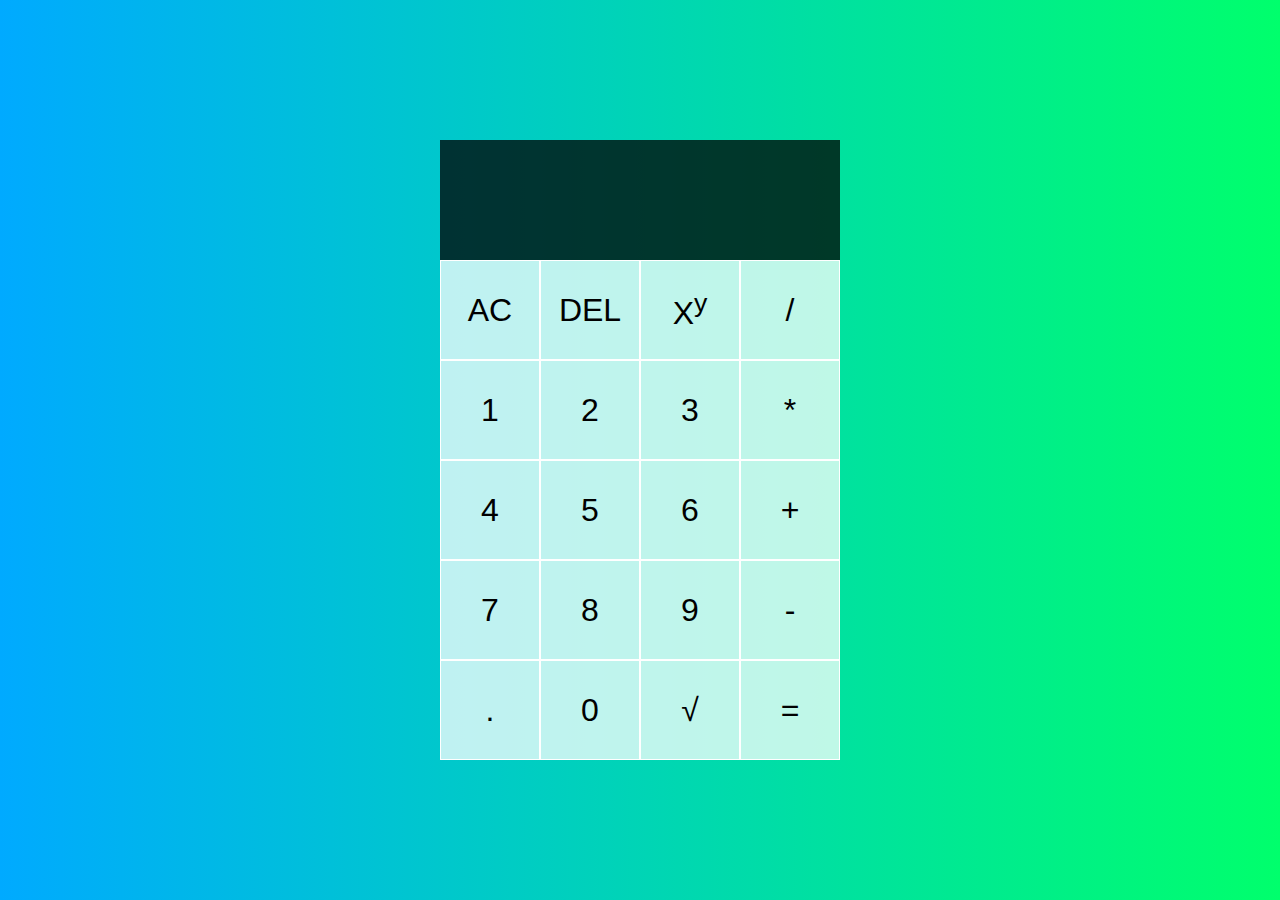
<file: calculator/index.html>
<!DOCTYPE html>
<html lang="en">
<head>
    <meta charset="UTF-8">
    <title>Calculator</title>
    <link rel="stylesheet" href="style.css">
    <script src="script.js" defer></script>
</head>
<body>
    <div class="calculator-grid">
        <div class="output">
            <div data-previous-operand class="previous-operand"></div>
            <div data-current-operand class="current-operand"></div>    
            </div>
            <button data-all-clear class=>AC</button>
            <button data-delete>DEL</button>
            <button data-operation>X<sup>y</sup></button>
            <button data-operation>/</button>
            <button data-number>1</button>
            <button data-number>2</button>
            <button data-number>3</button>
            <button data-operation>*</button>
            <button data-number>4</button>
            <button data-number>5</button>
            <button data-number>6</button>
            <button data-operation>+</button>
            <button data-number>7</button>
            <button data-number>8</button>
            <button data-number>9</button>
            <button data-operation>-</button>
            <button data-number>.</button>
            <button data-number>0</button>
            <button data-operation>&radic;</button>
            <button data-equals>=</button>
        </div>
</body>
</html>
</file>
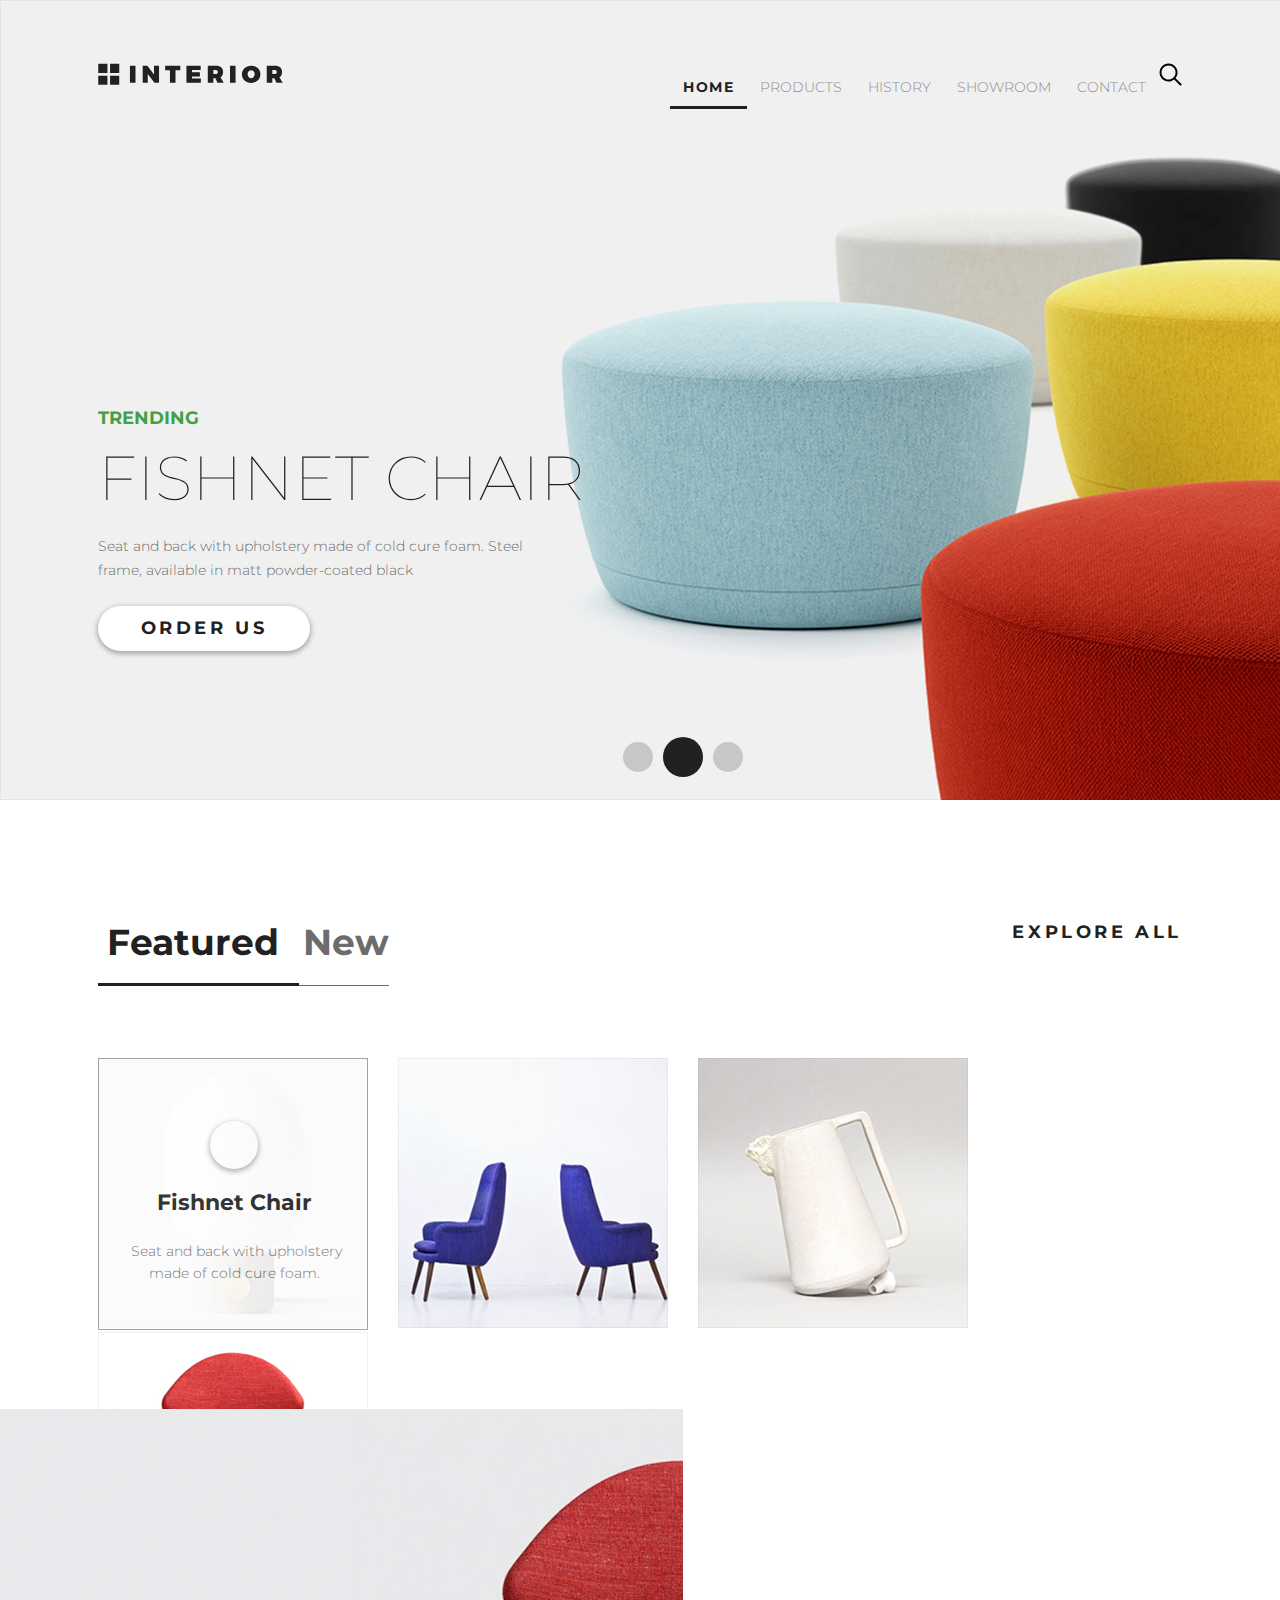
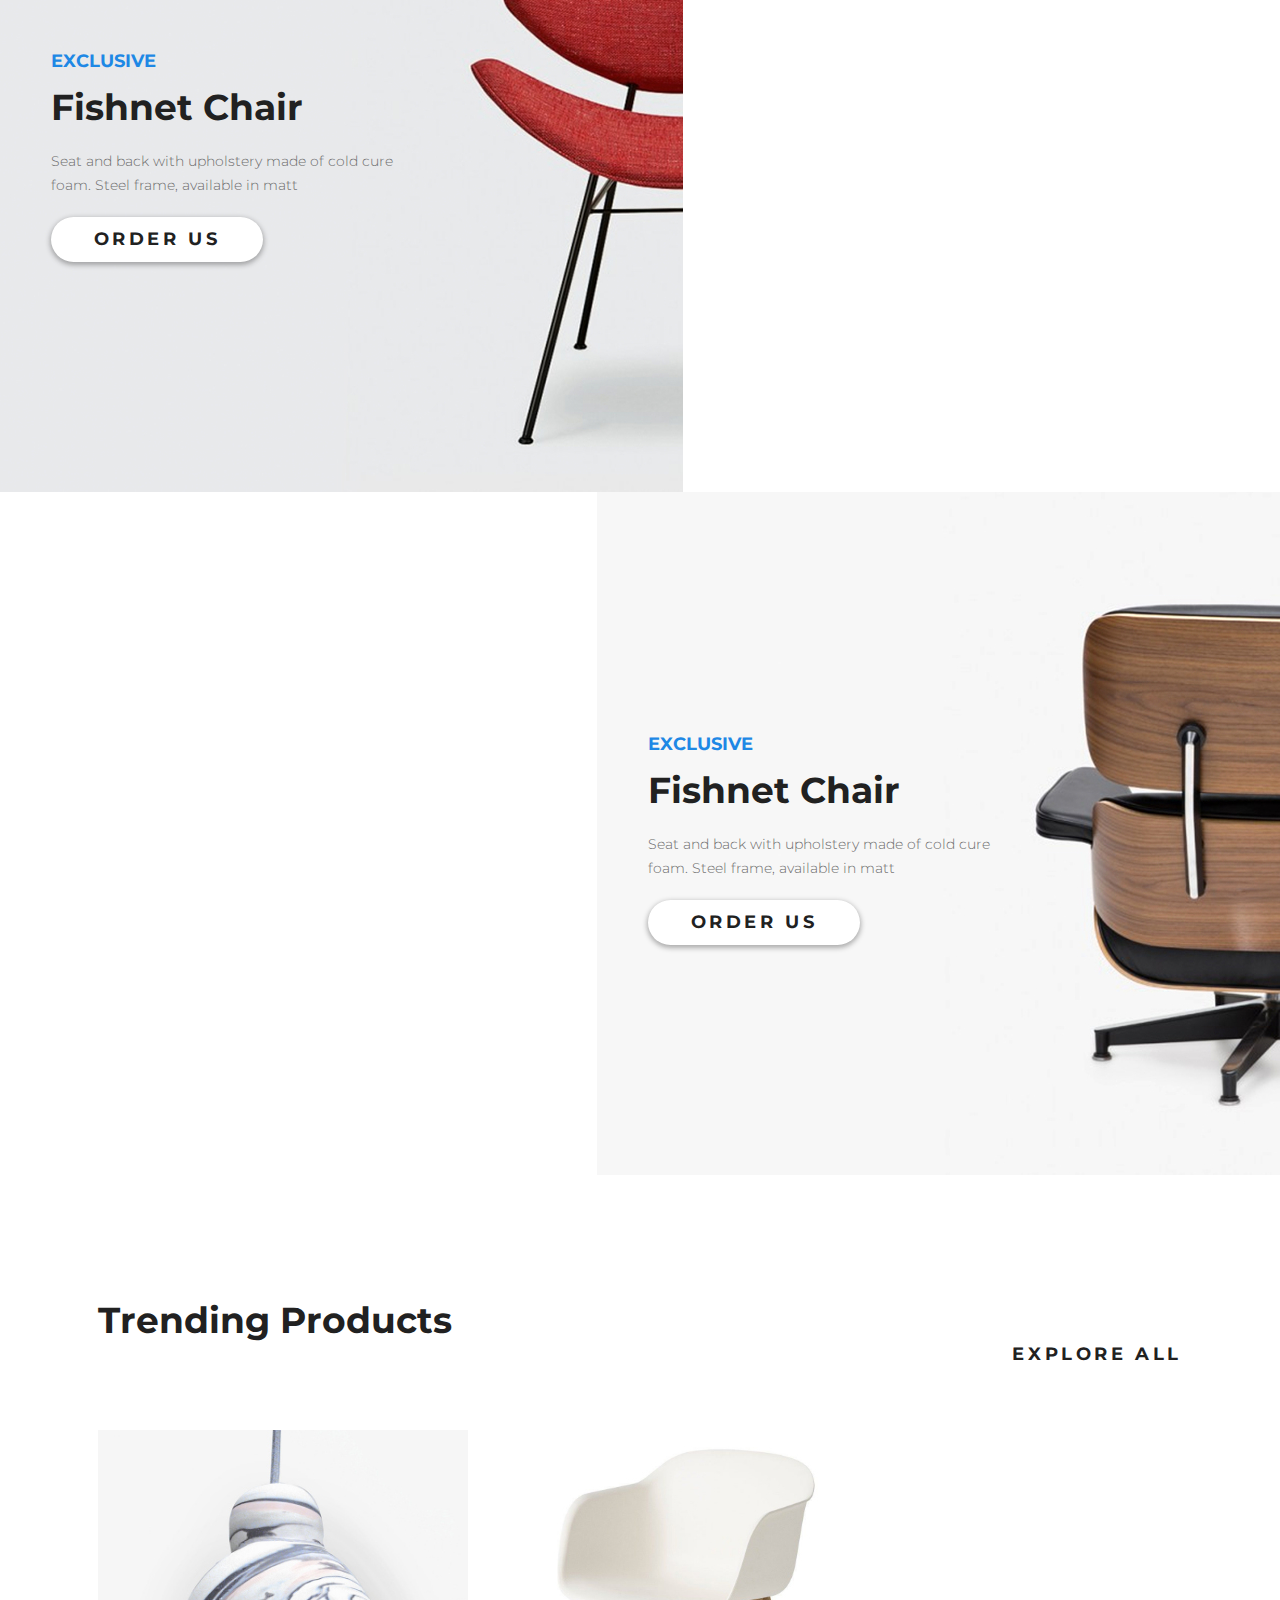
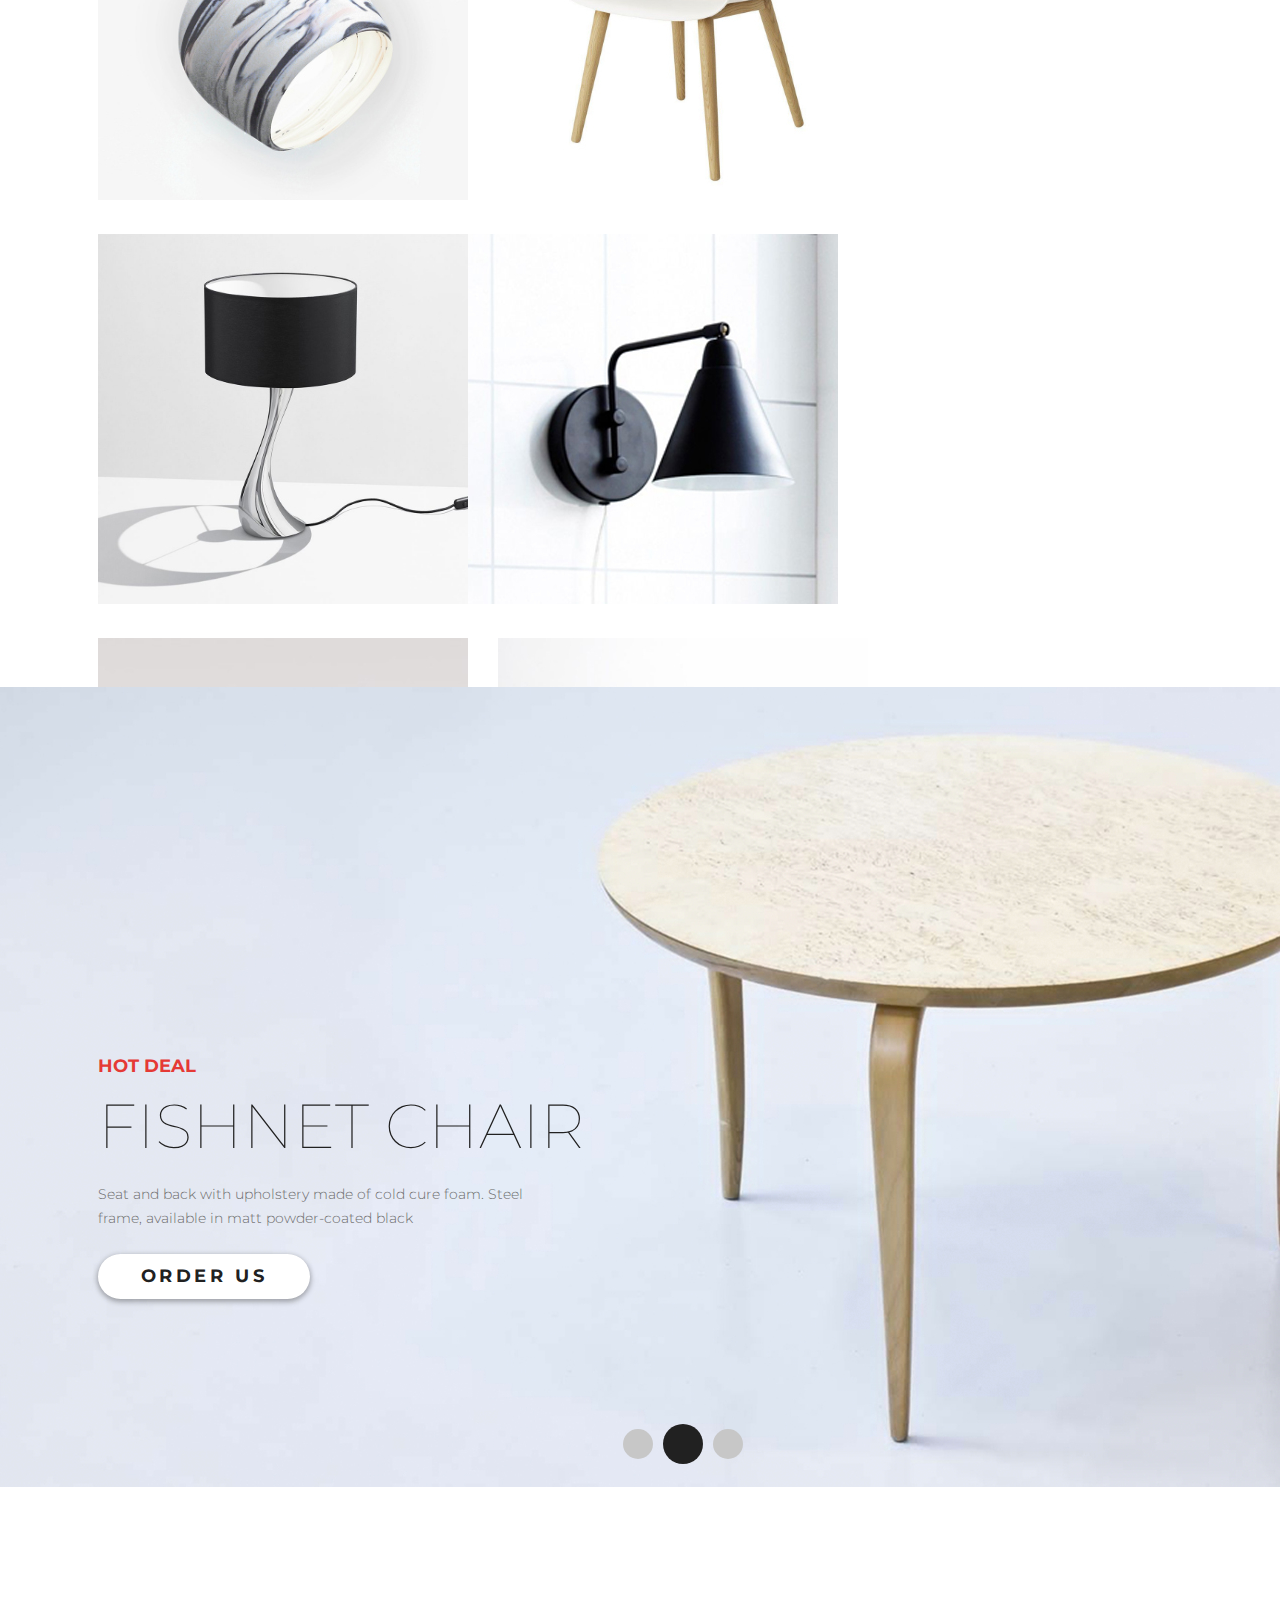
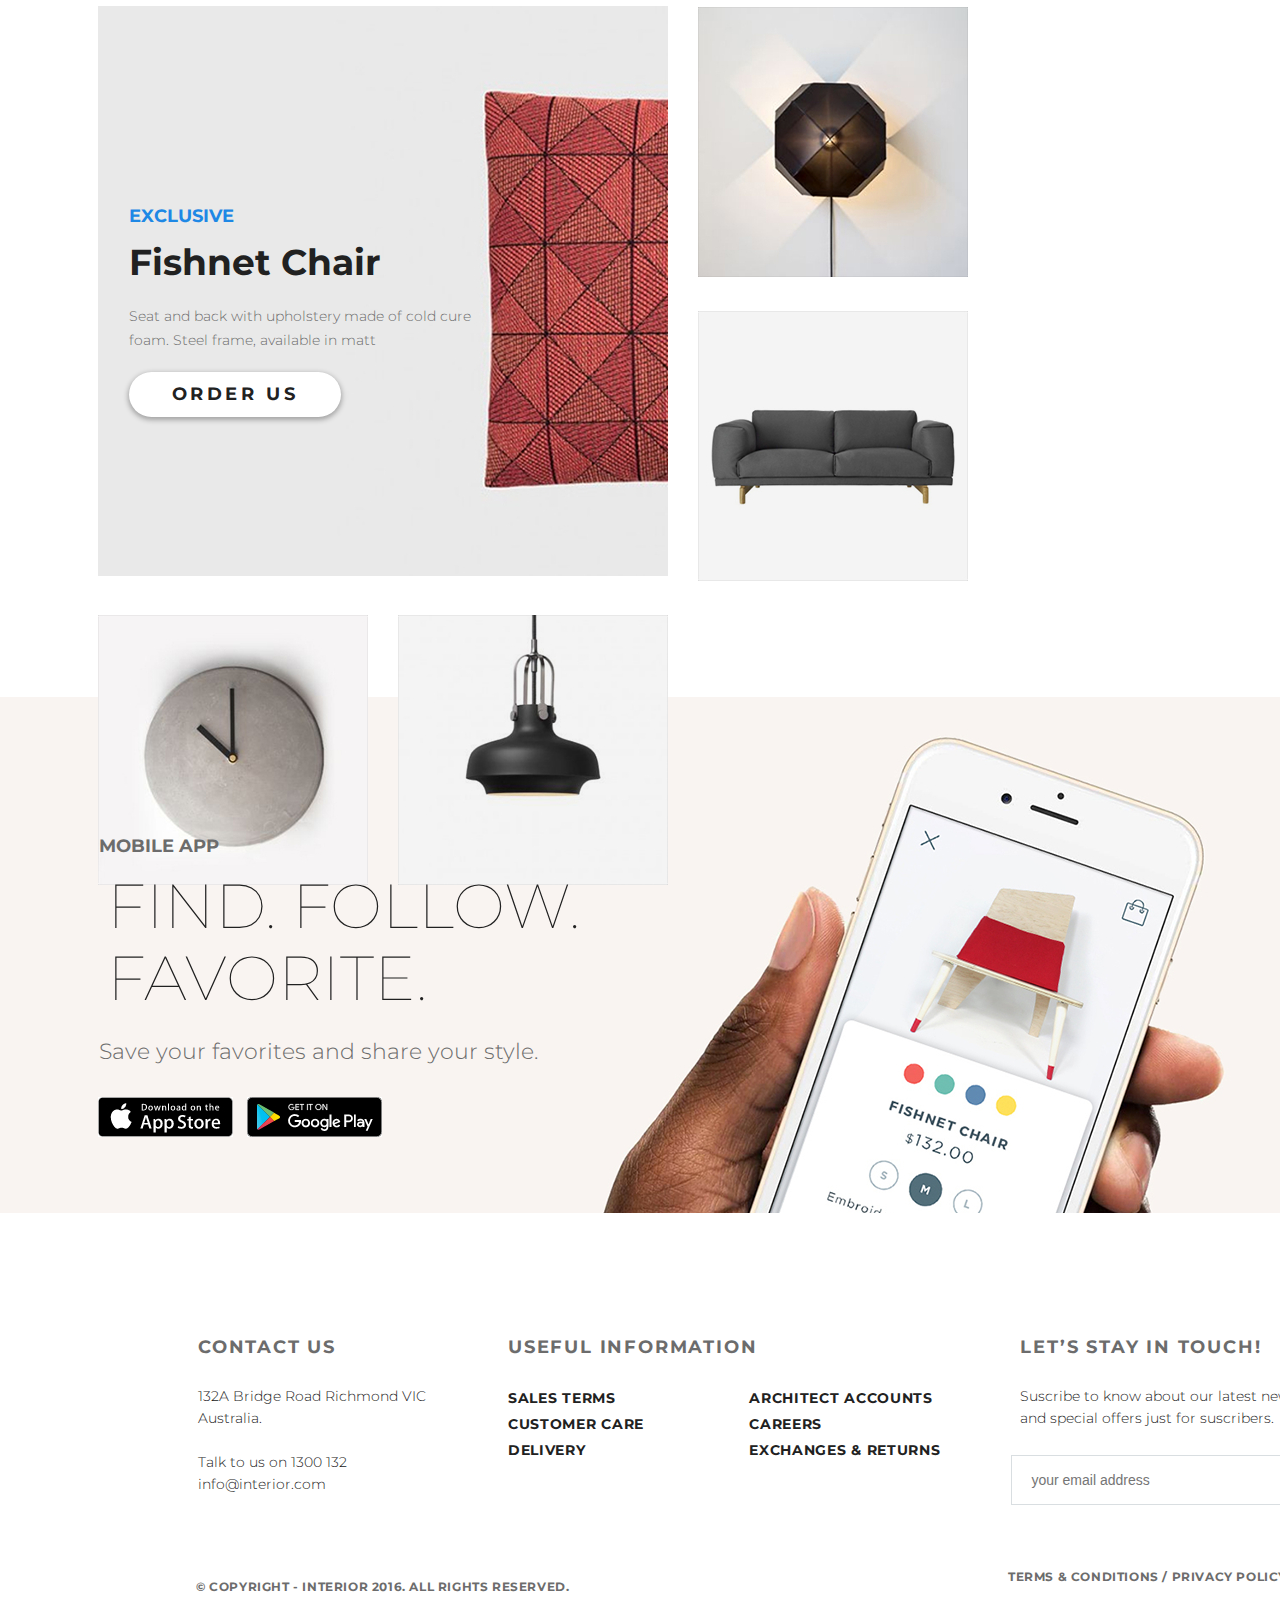
<file: less6/index.html>
<!DOCTYPE html>
<html lang="en">

<head>
    <meta charset="UTF-8">
    <title>Interior</title>
    <link rel="stylesheet" href="style.css">
    <link href="https://fonts.googleapis.com/css2?family=Montserrat:wght@100;300;400;700&display=swap" rel="stylesheet">
    <link rel="stylesheet" href="https://use.fontawesome.com/releases/v5.13.0/css/all.css" integrity="sha384-Bfad6CLCknfcloXFOyFnlgtENryhrpZCe29RTifKEixXQZ38WheV+i/6YWSzkz3V" crossorigin="anonymous">
</head>

<body>
    <div class="container">
        <div class="slider padding-site">
            <div class="header clearfix">
                <a href="#" class="logo"><img src="img/logo.svg" alt="Logo"></a>
                <ul class="menu clearfix">
                    <li class="menu-list"><a href="#" class="menu-link menu-link-active">HOME</a></li>
                    <li class="menu-list"><a href="product.html" class="menu-link">PRODUCTS</a></li>
                    <li class="menu-list"><a href="interior-products-derails.html" class="menu-link">HISTORY</a></li>
                    <li class="menu-list"><a href="#" class="menu-link">SHOWROOM</a></li>
                    <li class="menu-list"><a href="contacts.html" class="menu-link">CONTACT</a></li>
                    <li class="menu-list"><a href="#" class="menu-link-search"><img src="img/search.svg" alt="search"></a></li>
                </ul>
            </div>
            <div class="slider-text">
                <p class="slider-trending">TRENDING</p>
                <h2 class="slider-h2">Fishnet Chair</h2>
                <p class="slider-content">Seat and back with upholstery made of cold cure foam. Steel frame, available in matt powder-coated black</p>
                <a href="#" class="button">Order Us <i class="fas fa-chevron-right"></i></a>
            </div>
            <div class="pagenation">
                <a href="#" class="circle"></a><a href="#" class="circle circle-active"></a><a href="#" class="circle"></a>
            </div>
        </div>
        <div class="main-featured padding-site">
            <div class="header-featured clearfix">
                <ul class="menu-featured clearfix">
                    <li class="featured-list"><a href="#" class="featured-link featured-link-active">Featured</a></li>
                    <li class="featured-list"><a href="#" class="featured-link">New</a></li>
                </ul>
                <a href="#" class="button-explore">explore all <i class="fas fa-chevron-right"></i></a>
            </div>
            <div class="bck-featured">
                <div class="bck-opacity">
                    <div class="featured-text">
                        <a href="#" class="button-featured"><i class="fas fa-chevron-right button-arrow"></i></a>
                        <h2 class="slider-featured">Fishnet Chair</h2>
                        <p class="content-featured">Seat&nbsp;and&nbsp;back&nbsp;with&nbsp;upholstery made of&nbsp;cold cure&nbsp;foam.</p>
                    </div>
                </div>
            </div>
            <ul class="img-product">
                <li class="product-list"><img src="img/product-2.jpg" alt="" class="img-menu"></li><li class="product-list"><img src="img/product-3.jpg" alt="" class="img-menu"></li><li class="product-list-rght"><img src="img/product-4.jpg" alt="" class="img-menu"></li>
            </ul>
        </div>
        <div class="double-window">
            <div class="first-window">
                <div class="window-content">
                    <p class="exclusive">exclusive</p>
                    <h2 class="h2-window">Fishnet Chair</h2>
                    <p class="window-text">Seat and back with upholstery made of cold cure foam. Steel frame, available in matt</p>
                    <a href="#" class="button">Order Us <i class="fas fa-chevron-right"></i></a>
                </div>
            </div>
            <div class="second-window">
                <div class="window-content">
                    <p class="exclusive">exclusive</p>
                    <h2 class="h2-window">Fishnet Chair</h2>
                    <p class="window-text">Seat and back with upholstery made of cold cure foam. Steel frame, available in matt</p>
                    <a href="#" class="button">Order Us <i class="fas fa-chevron-right"></i></a>
                </div>
            </div>
        </div>
        <div class="trending-products padding-site">
            <div class="header-trending clearfix">
                <h2 class="h2-trending">Trending Products</h2>
                <a href="#" class="button-explore">explore all <i class="fas fa-chevron-right"></i></a>
            </div>
            <ul class="img-catalog">
                <li class="catalog-list"><img src="img/product-11.jpg" alt="" class="catalog-img"></li><li class="catalog-list"><img src="img/product-21.jpg" alt="" class="catalog-img"></li><li class="catalog-list-rght"><img src="img/product-31.jpg" alt="" class="catalog-img"></li><li class="catalog-list"><img src="img/product-41.jpg" alt="" class="catalog-img"></li><li class="catalog-list"><img src="img/product-5.jpg" alt="" class="catalog-img"></li><li class="catalog-list-rght"><img src="img/product-6.jpg" alt="" class="catalog-img"></li>
            </ul>
        </div>
        <div class="hot-deal padding-site clearfix">
            <div class="hot-deal-content">
                <p class="hot-deal-text">Hot deal</p>
                <h2 class="slider-h2">Fishnet Chair</h2>
                <p class="slider-content">Seat and back with upholstery made of cold cure foam. Steel frame, available in matt powder-coated black</p>
                <a href="#" class="button">Order Us <i class="fas fa-chevron-right"></i></a>
            </div>
            <div class="pagenation-two">
                <a href="#" class="circle"></a><a href="#" class="circle circle-active"></a><a href="#" class="circle"></a>
            </div>
        </div>
        <div class="exclusive-page padding-site">
            <div class="main">
                <div class="exclusive-content">
                    <p class="exclusive">exclusive</p>
                    <h2 class="h2-window">Fishnet Chair</h2>
                    <p class="window-text">Seat and back with upholstery made of cold cure foam. Steel frame, available in matt</p>
                    <a href="#" class="button">Order Us <i class="fas fa-chevron-right"></i></a>
                </div>
            </div>
            <ul class="exclusive-menu">
                <li class="exclusive-list"><img src="img/product-2-sm.jpg" alt=""></li><li class="exclusive-list-rght"><img src="img/product-3-sm.jpg" alt=""></li><li class="exclusive-list"><img src="img/product-4-sm.jpg" alt=""></li><li class="exclusive-list-rght"><img src="img/product-5-sm.jpg" alt=""></li>
            </ul>
        </div>
        <div class="mobile-main">
            <p class="mobile-app">mobile app</p>
            <h2 class="h2-mobile">Find.&nbsp;Follow. Favorite.</h2>
            <p class="mobile-text">Save your favorites and share your style.</p>
            <div class="social">
                <a href="" class="app-store"><img src="img/app-store.jpg" alt=""></a>
                <a href="" class="google-play"><img src="img/google-play.jpg" alt=""></a>
            </div>
        </div>
        <div class="clr"></div>
    </div>
    <div class="footer padding-site">
            <table>
               <tr>
                <th class="h3-footer">Contact Us</th>
                <th colspan="2" class="h3-footer h3-second">Useful&nbsp;Information</th>
                <th class="h3-footer">Let’s&nbsp;Stay&nbsp;in&nbsp;Touch!</th>
                </tr>
                <tr>
                    <td class="contact">132A&nbsp;Bridge&nbsp;Road&nbsp;Richmond&nbsp;VIC<br>Australia.<br><br>Talk to us on 1300 132<br>info@interior.com</td>
                    <td class="sales"><a class="sales" href="#">Sales&nbsp;terms</a><br><a class="sales" href="#">Customer&nbsp;care</a><br><a class="sales" href="#">Delivery</a> </td>
                    <td class="architect"><a class="architect" href="#">Architect&nbsp;accounts</a><br><a class="architect" href="#">Careers</a><br><a class="architect" href="#">Exchanges&nbsp;&amp;&nbsp;returns</a></td>
                    <td class="Suscribe">Suscribe to know about our latest news, products and special offers just for suscribers.
                    <div class="input">
                <input class="email" type="text" placeholder="your email address">
                <button class="submit"><i class="fab fa-telegram-plane"></i></button>
            </div>
                    </td>
                </tr>
            </table>
            <p class="Copyright">© Copyright - INTERIOR 2016. All Rights Reserved.</p>
            <span class="icons">
                <a class="icons-link" href="#"><i class="fab fa-facebook"></i></a>
                <a class="icons-link" href="#"><i class="fab fa-twitter-square"></i></a>
                <a class="icons-link" href="#"><i class="fab fa-google-plus"></i></a>
                <a class="icons-link" href="#"><i class="fab fa-pinterest"></i></a>
            </span>
            <p class="cookies">Terms &amp; Conditions / Privacy policy &amp; Cookies</p>
        </div>
</body>

</html>
</file>
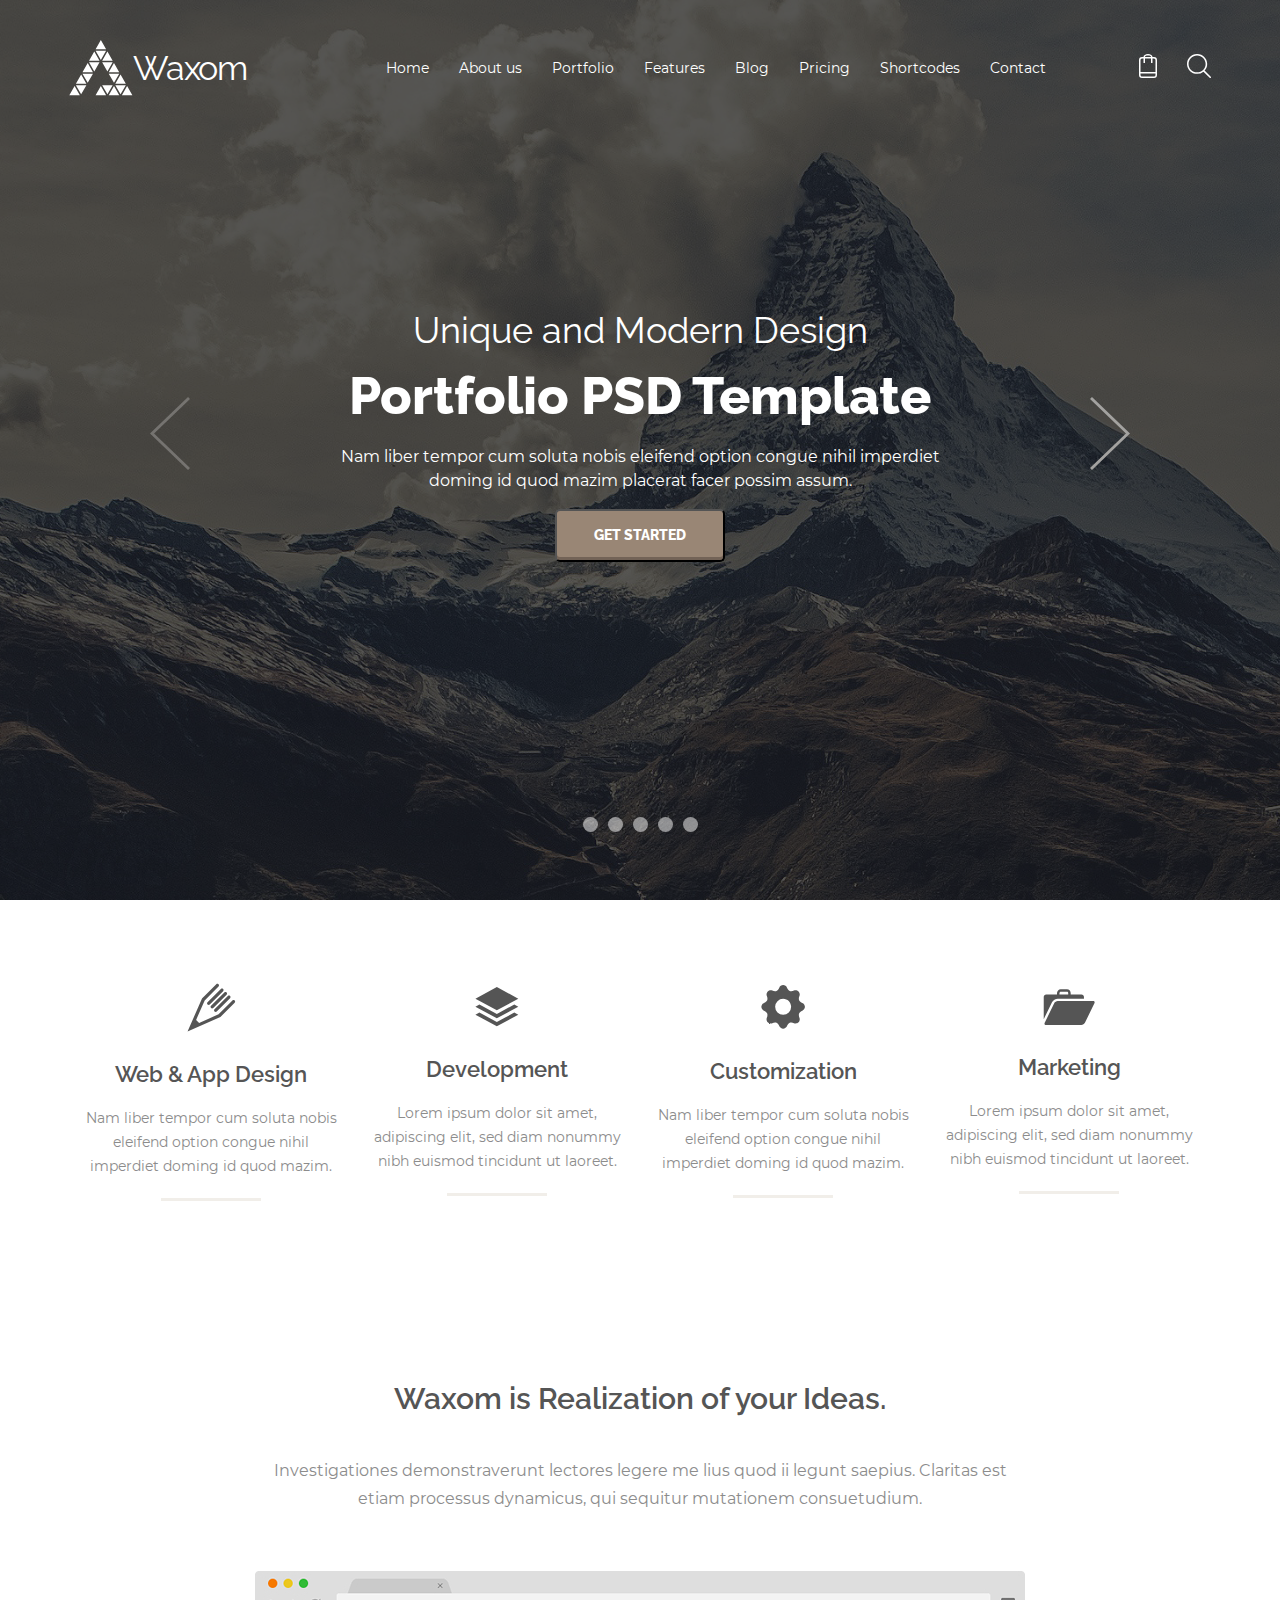
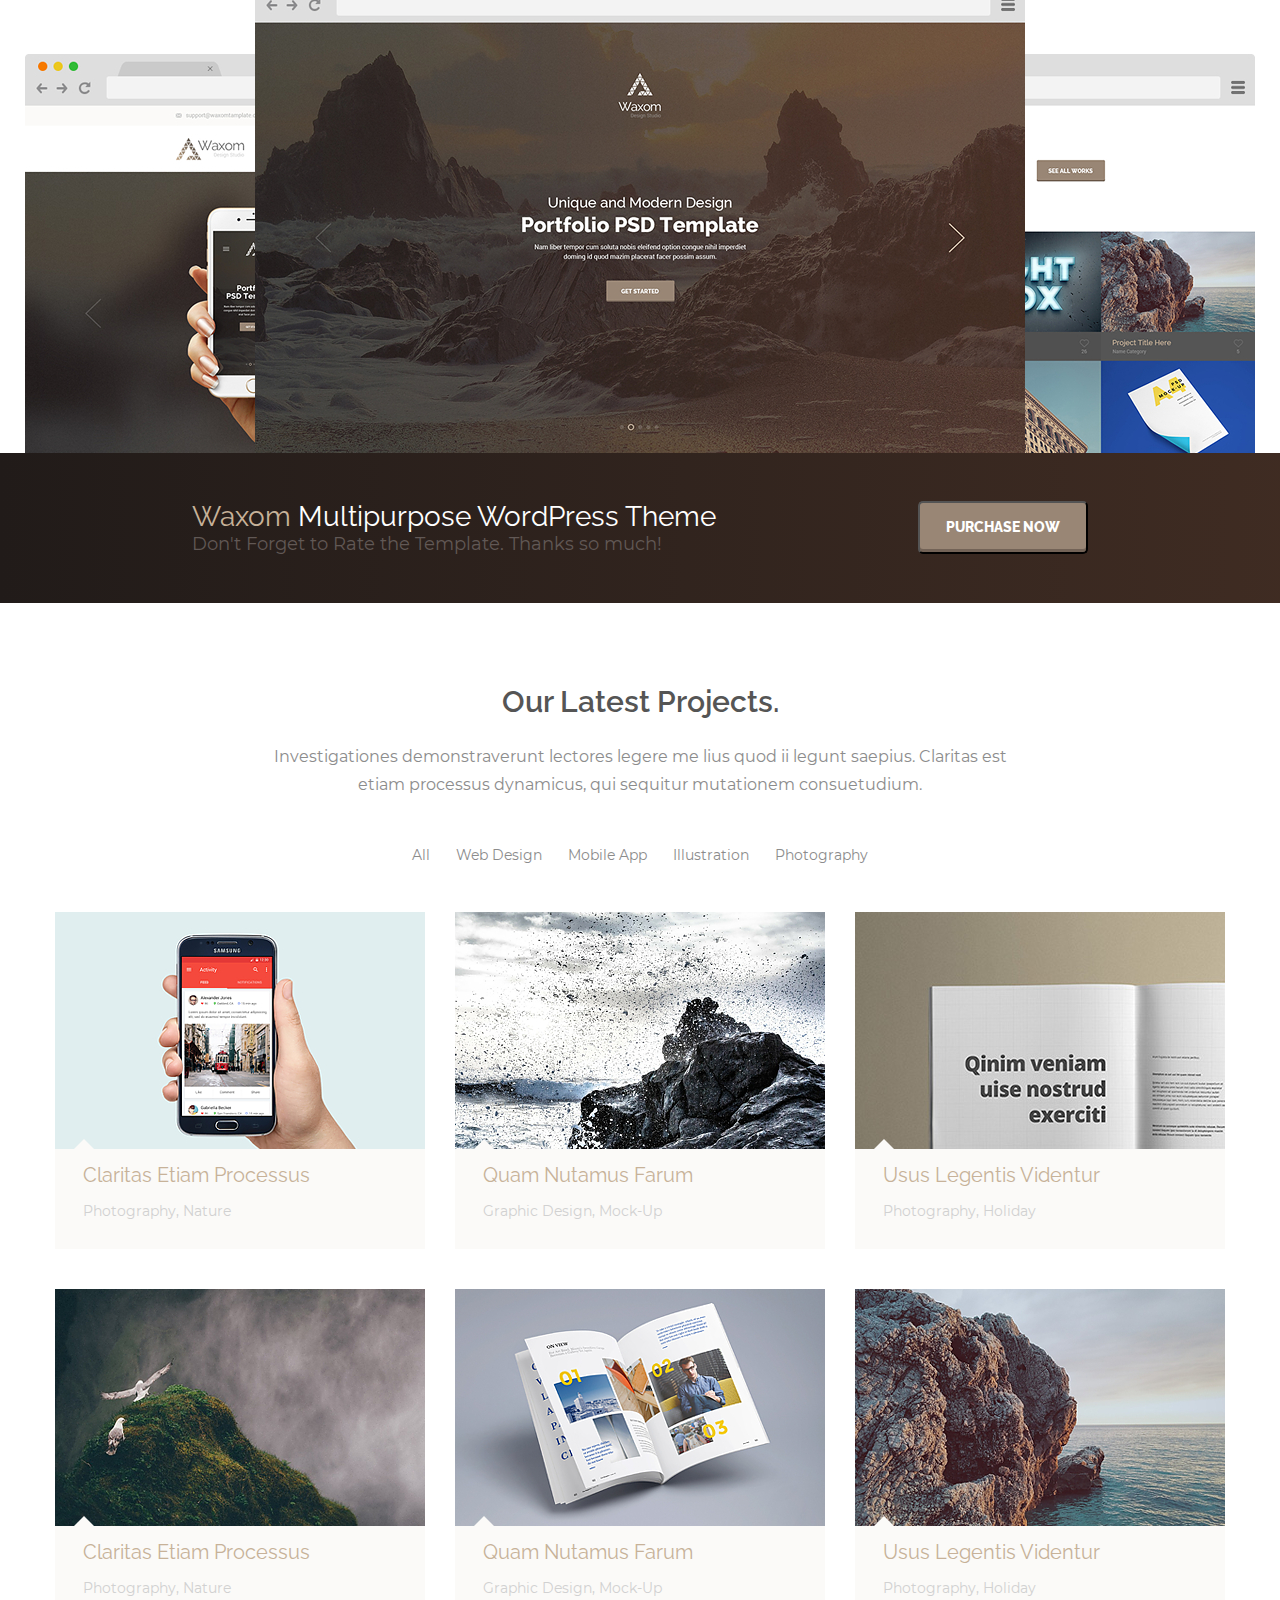
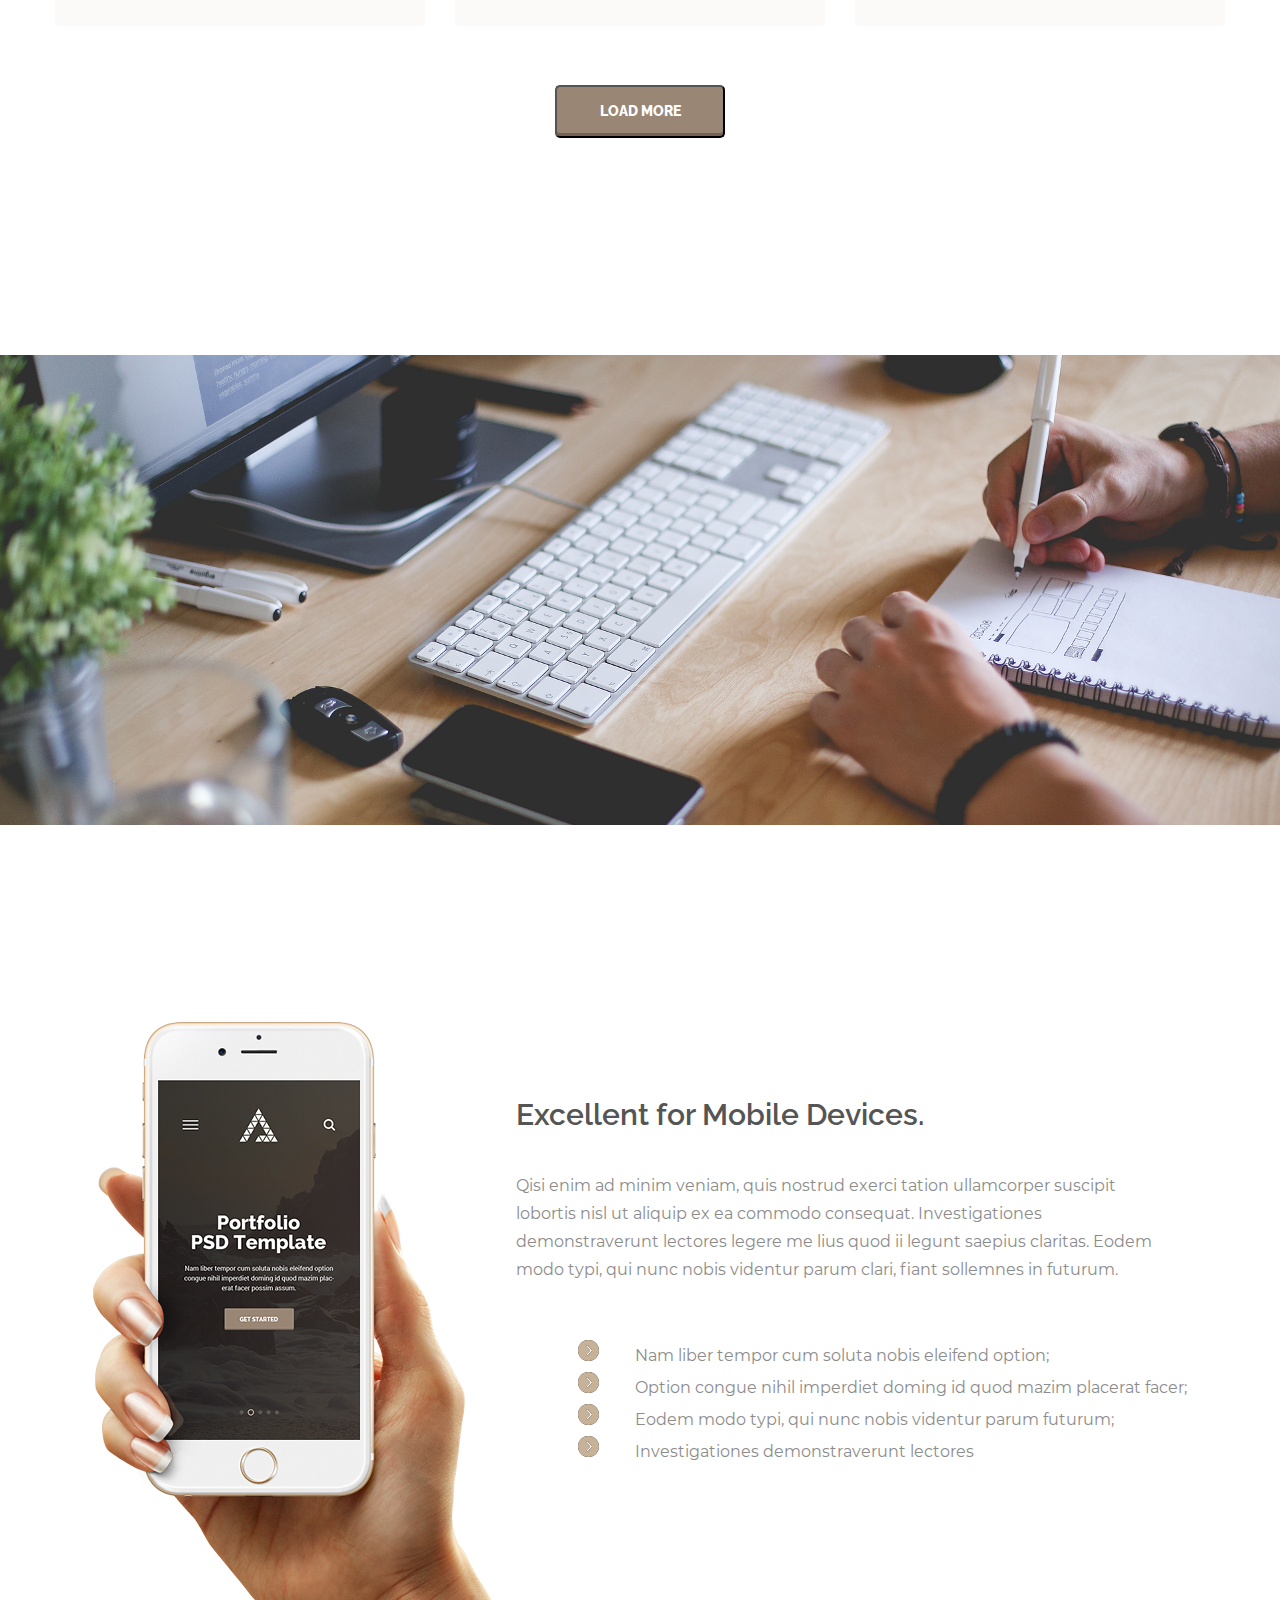
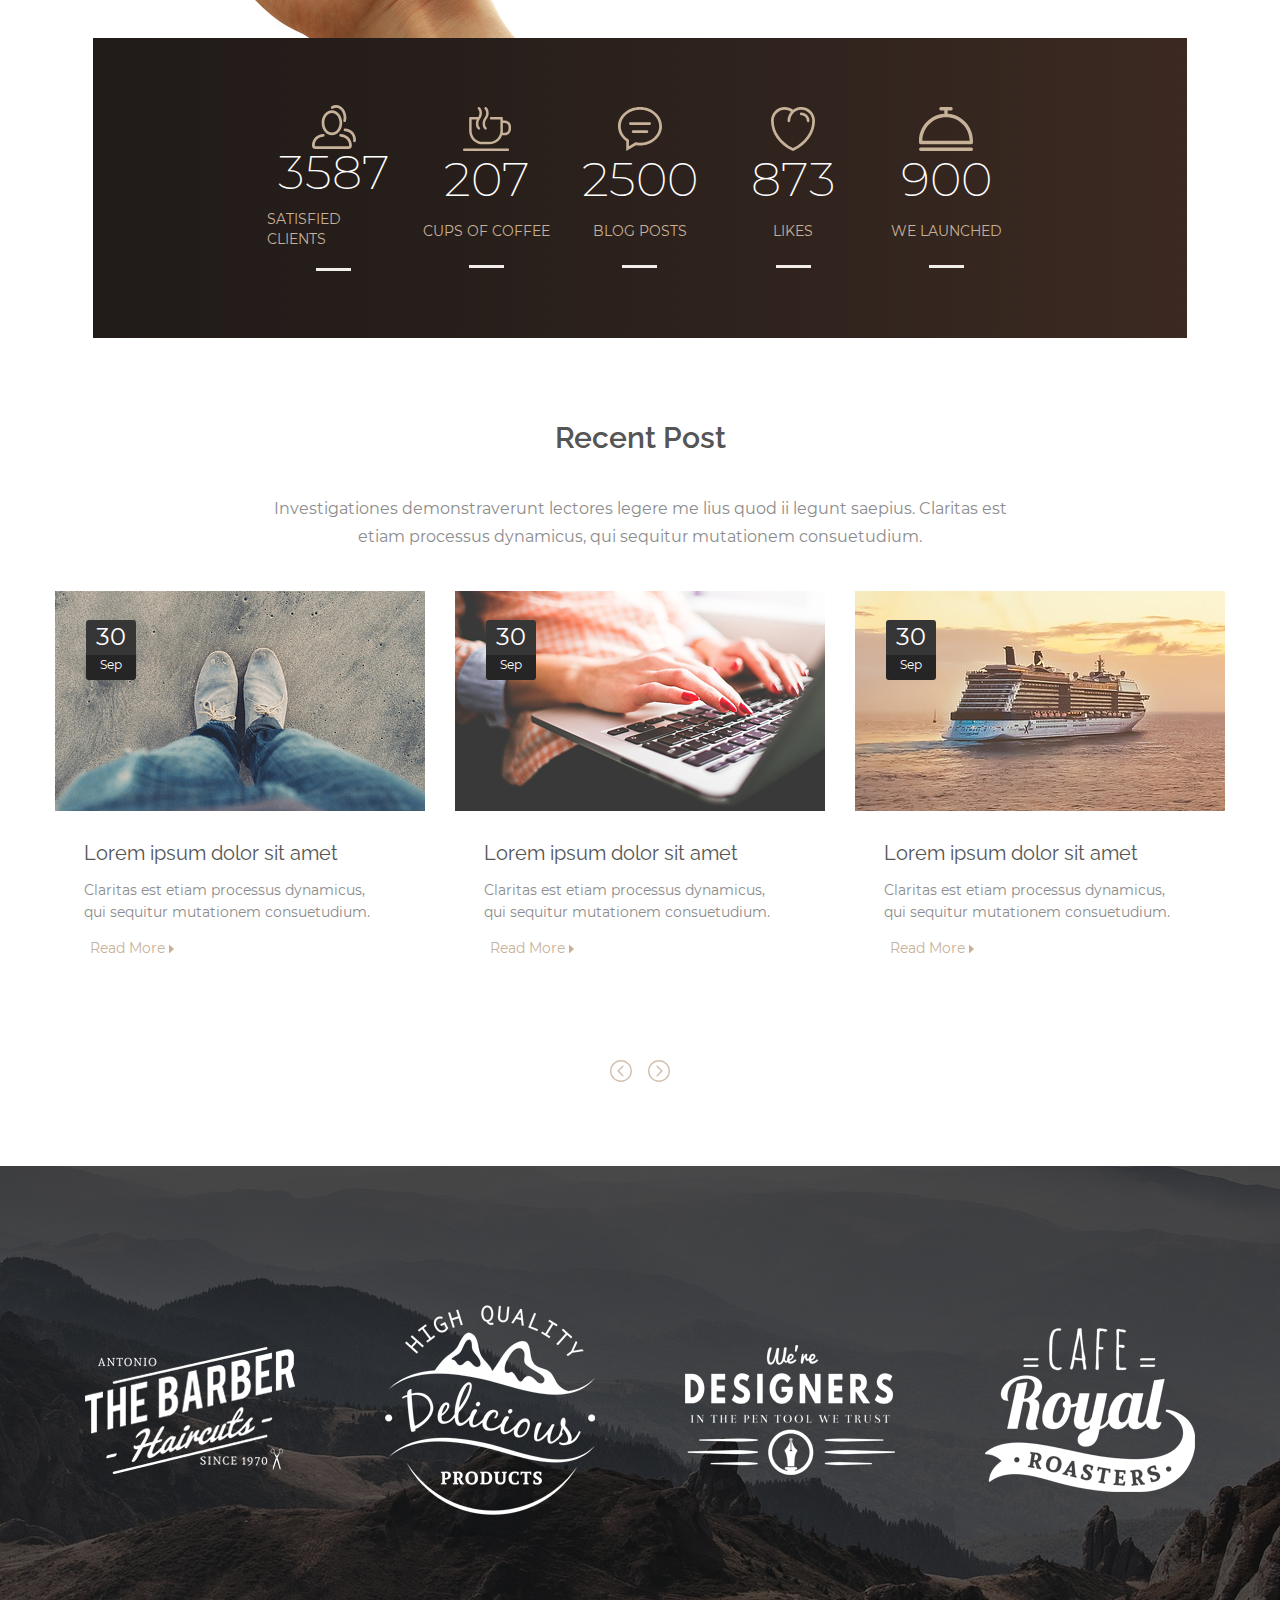
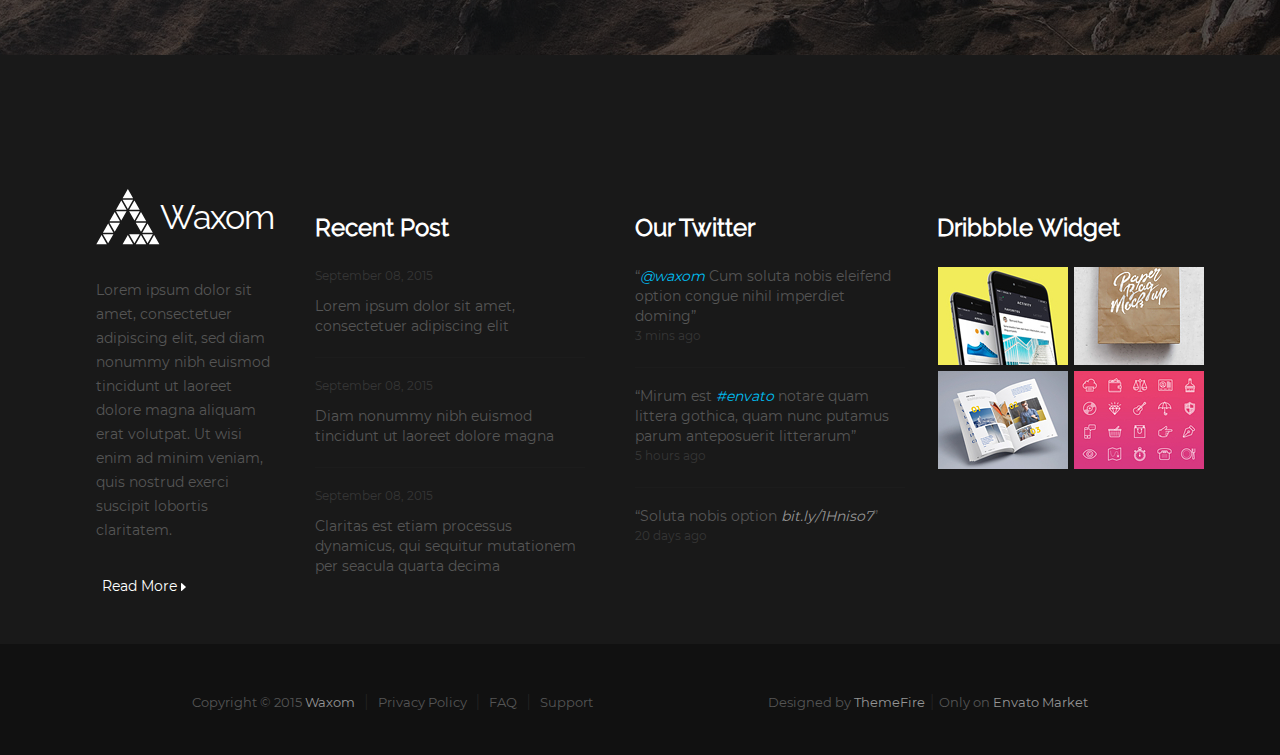
<file: Main Project/index.html>
<!DOCTYPE html>
<html lang="en">

<head>
    <meta charset="UTF-8">
    <title>Document</title>
    <link rel="stylesheet" href="style.css">
</head>

<body>
    <header class="main-header">
        <div class="Logo">
            <a href="index.html" class="link-logo">
                <svg class="link-logo-svg" xmlns="http://www.w3.org/2000/svg" xmlns:xlink="http://www.w3.org/1999/xlink" width="64" height="56">
                    <path d="M52.873,55.128 L58.125,45.939 L63.377,55.128 L52.873,55.128 ZM46.303,45.172 L56.811,45.172 L51.557,54.359 L46.303,45.172 ZM51.557,34.451 L56.811,43.641 L46.303,43.641 L51.557,34.451 ZM39.738,33.686 L50.243,33.686 L44.990,42.874 L39.738,33.686 ZM44.990,22.967 L50.243,32.154 L39.738,32.154 L44.990,22.967 ZM33.168,22.202 L43.676,22.202 L38.422,31.390 L33.168,22.202 ZM38.422,11.480 L43.676,20.671 L33.168,20.671 L38.422,11.480 ZM26.600,10.713 L37.108,10.713 L31.854,19.905 L26.600,10.713 ZM31.854,-0.006 L37.108,9.184 L26.600,9.184 L31.854,-0.006 ZM20.032,20.671 L25.286,11.480 L30.540,20.671 L20.032,20.671 ZM13.465,32.154 L18.718,22.967 L23.971,32.154 L13.465,32.154 ZM6.897,43.641 L12.151,34.451 L17.404,43.641 L6.897,43.641 ZM0.331,55.128 L5.582,45.939 L10.836,55.128 L0.331,55.128 ZM17.404,45.172 L12.151,54.359 L6.897,45.172 L17.404,45.172 ZM23.971,33.686 L18.718,42.874 L13.465,33.686 L23.971,33.686 ZM30.540,22.202 L25.286,31.390 L20.032,22.202 L30.540,22.202 ZM37.108,55.128 L26.600,55.128 L31.854,45.939 L37.108,55.128 ZM43.676,45.172 L38.422,54.359 L33.168,45.172 L43.676,45.172 ZM50.243,55.128 L39.738,55.128 L44.990,45.939 L50.243,55.128 Z" />
                </svg>
                <span class="link-logo-text">Waxom</span>
            </a>
        </div>
        <nav class="nav-menu">
            <li class="menu-li">
                <a class="menu-a" href="#">Home</a>
            </li>
            <li class="menu-li">
                <a class="menu-a" href="#">About us</a>
            </li>
            <li class="menu-li">
                <a class="menu-a" href="#">Portfolio</a>
            </li>
            <li class="menu-li">
                <a class="menu-a" href="#">Features</a>
            </li>
            <li class="menu-li">
                <a class="menu-a" href="#">Blog</a>
            </li>
            <li class="menu-li">
                <a class="menu-a" href="#">Pricing</a>
            </li>
            <li class="menu-li">
                <a class="menu-a" href="#">Shortcodes</a>
            </li>
            <li class="menu-li">
                <a class="menu-a" href="#">Contact</a>
            </li>
            <li class="menu-li-svg">
                <a class="menu-a-svg" href="#"><svg xmlns="http://www.w3.org/2000/svg" width="18" height="24" viewBox="0 0 18 24">
                        <g>
                            <g>
                                <path d="M17.994 5.997v14.998a3 3 0 0 1-2.999 3H3.002a3 3 0 0 1-2.999-3V5.997A2.999 2.999 0 0 1 3.002 3H4.5c0-1.657 2.013-3 4.498-3 2.484 0 4.497 1.343 4.497 3h1.5a2.999 2.999 0 0 1 2.998 2.998zM6 3h5.997c0-1.037-1.342-1.5-2.998-1.5-1.656 0-2.999.463-2.999 1.5zm10.495 16.496H1.502v1.5c0 .828.672 1.5 1.5 1.5h11.993a1.5 1.5 0 0 0 1.5-1.5zm0-13.498a1.5 1.5 0 0 0-1.5-1.5h-1.499v4.5h-1.499v-4.5H6v4.5H4.501v-4.5h-1.5a1.5 1.5 0 0 0-1.499 1.5v11.998h14.993z" />
                            </g>
                        </g>
                    </svg></a>
            </li>
            <li class="menu-li-search">
                <a class="menu-a-svg" href="#"><svg xmlns="http://www.w3.org/2000/svg" width="24" height="24" viewBox="0 0 24 24">
                        <g>
                            <g>
                                <path d="M23.761 23.763a.785.785 0 0 1-1.098 0l-6.217-6.12a10.155 10.155 0 0 1-6.353 2.22C4.52 19.862.001 15.415.001 9.928 0 4.443 4.519-.002 10.093-.002c5.575 0 10.093 4.445 10.094 9.93 0 2.565-.997 4.897-2.618 6.658l6.193 6.095a.758.758 0 0 1 0 1.082zM18.633 9.93c0-4.641-3.823-8.404-8.54-8.404-4.716 0-8.54 3.763-8.54 8.404 0 4.643 3.824 8.405 8.54 8.405 4.717 0 8.54-3.762 8.54-8.405z" />
                            </g>
                        </g>
                    </svg></a>
            </li>
        </nav>
    </header>
    <section class="slider-first">
        <div class="bcgcolor">
            <div class="center-box">
                <a href="#" class="left-arrow-a"><svg xmlns="http://www.w3.org/2000/svg" width="40" height="73" viewBox="0 0 40 73">
                        <g>
                            <g opacity=".5">
                                <path d="M38.026 72.98L.005 36.497 38.026.018l1.969 2.004L4.066 36.498l35.929 34.479z" />
                            </g>
                        </g>
                    </svg></a>
                <div class="slider-block">
                    <p class="slider-text-unique">Unique and Modern Design</p>
                    <h1 class="slider-h1">Portfolio PSD Template</h1>
                    <p class="slider-text">Nam liber tempor cum soluta nobis eleifend option congue nihil imperdiet doming id quod mazim placerat facer possim assum.</p>
                    <button class="slider-button">
                        <a href="#" class="slider-button-a"></a>
                        <span class="text-slider-button">Get Started</span>
                    </button>
                </div>
                <a href="#" class="right-arrow-a"><svg xmlns="http://www.w3.org/2000/svg" width="40" height="73" viewBox="0 0 40 73">
                        <g>
                            <g>
                                <path d="M1.974 72.98l38.021-36.482L1.974.018.004 2.022l35.93 34.476L.004 70.977z" />
                            </g>
                        </g>
                    </svg></a>
            </div>
            <nav class="bottom-pagination">
                <a href="#" class="bottom-pagination-a"></a>
                <a href="#" class="bottom-pagination-a"></a>
                <a href="#" class="bottom-pagination-a"></a>
                <a href="#" class="bottom-pagination-a"></a>
                <a href="#" class="bottom-pagination-a"></a>
            </nav>
        </div>
    </section>
    <main>
        <section class="first-main-block">
            <div class="webbox">
                <svg class="web-svg" xmlns="http://www.w3.org/2000/svg" xmlns:xlink="http://www.w3.org/1999/xlink" width="49" height="49">
                    <path d="M47.668,19.717 L33.402,33.985 L0.534,48.463 L15.011,15.591 L29.279,1.327 C29.898,0.706 30.904,0.706 31.527,1.327 C32.148,1.950 32.148,2.955 31.527,3.576 L17.683,17.422 L9.107,36.888 L12.106,39.887 L31.573,31.314 L45.420,17.470 C46.039,16.847 47.043,16.847 47.668,17.470 C48.289,18.090 48.289,19.100 47.668,19.717 ZM29.745,28.466 C29.434,28.773 29.028,28.931 28.620,28.931 C28.211,28.931 27.805,28.773 27.495,28.466 C26.875,27.843 26.875,26.836 27.495,26.216 L40.827,12.885 C41.450,12.260 42.454,12.260 43.077,12.885 C43.700,13.505 43.700,14.510 43.077,15.134 L29.745,28.466 ZM26.265,24.985 C25.955,25.293 25.549,25.450 25.140,25.450 C24.734,25.450 24.326,25.293 24.015,24.985 C23.394,24.364 23.394,23.354 24.015,22.735 L37.348,9.403 C37.970,8.780 38.974,8.780 39.598,9.403 C40.219,10.023 40.219,11.030 39.598,11.653 L26.265,24.985 ZM22.784,21.502 C22.473,21.814 22.065,21.968 21.659,21.968 C21.253,21.968 20.845,21.814 20.534,21.502 C19.914,20.883 19.914,19.873 20.534,19.253 L33.867,5.922 C34.490,5.298 35.495,5.298 36.117,5.922 C36.739,6.542 36.739,7.548 36.117,8.172 L22.784,21.502 Z" />
                </svg>
                <span class="web-title">Web &amp; App Design</span>
                <p class="web-text">Nam liber tempor cum soluta nobis eleifend option congue nihil imperdiet doming id quod mazim.</p>
            </div>
            <div class="webbox">
                <svg class="web-svg" xmlns="http://www.w3.org/2000/svg" width="44" height="40" viewBox="0 0 44 40">
                    <path d="M43.287 11.666L21.851 23.227.414 11.666 21.85.106zm-3.985 5.882l3.985 2.149-21.436 11.556L.414 19.697l3.985-2.15 17.452 9.41zm0 8.025l3.985 2.148-21.436 11.562L.414 27.721l3.985-2.148 17.452 9.412z" /></svg>
                <span class="web-title">Development</span>
                <p class="web-text">Lorem ipsum dolor sit amet, adipiscing elit, sed diam nonummy nibh euismod tincidunt ut laoreet.</p>
            </div>
            <div class="webbox">
                <svg class="web-svg" xmlns="http://www.w3.org/2000/svg" width="44" height="44" viewBox="0 0 44 44">
                    <path d="M41.322 25.71c-1.44.513-2.837 1.762-3.243 2.743-.406.98-.298 2.85.357 4.23.656 1.379.259 3.427-.886 4.572-1.146 1.147-3.194 1.544-4.573.887-1.38-.656-3.252-.764-4.233-.356-.98.41-2.227 1.808-2.739 3.246-.512 1.436-2.241 2.601-3.861 2.601s-3.35-1.165-3.862-2.6c-.512-1.439-1.759-2.837-2.74-3.244-.982-.408-2.852-.303-4.232.353-1.38.657-3.427.26-4.573-.887-1.145-1.145-1.542-3.193-.886-4.572s.763-3.249.355-4.23c-.408-.979-1.8-2.23-3.24-2.742C1.526 25.199.36 23.47.36 21.85c0-1.62 1.166-3.35 2.606-3.857 1.44-.51 2.83-1.761 3.238-2.743.407-.984.303-2.853-.353-4.233-.656-1.38-.26-3.426.886-4.574 1.146-1.146 3.195-1.541 4.573-.885 1.38.656 3.25.764 4.231.357.981-.406 2.23-1.803 2.741-3.242.512-1.439 2.241-2.606 3.862-2.606 1.62 0 3.35 1.167 3.861 2.606.512 1.44 1.76 2.837 2.74 3.242.982.407 2.852.3 4.232-.357 1.38-.656 3.427-.261 4.573.885 1.145 1.148 1.542 3.195.886 4.574-.655 1.379-.76 3.252-.355 4.234.406.984 1.8 2.232 3.24 2.742 1.44.508 2.606 2.237 2.606 3.857s-1.166 3.349-2.605 3.86zM30.128 21.86c0-4.419-3.574-7.994-7.984-7.994a7.988 7.988 0 0 0-7.994 7.994 7.984 7.984 0 0 0 7.994 7.983 7.981 7.981 0 0 0 7.984-7.983z" /></svg>
                <span class="web-title">Customization</span>
                <p class="web-text">Nam liber tempor cum soluta nobis eleifend option congue nihil imperdiet doming id quod mazim.</p>
            </div>
            <div class="webbox">
                <svg class="web-svg" xmlns="http://www.w3.org/2000/svg" width="52" height="36" viewBox="0 0 52 36">
                    <path d="M.738 30.147V7.983c0-1.364 1.105-2.482 2.458-2.48h10.816V4.057c0-.995.382-1.923 1.082-2.628A3.64 3.64 0 0 1 17.7.335h6.29c2.029 0 3.684 1.667 3.684 3.723V5.5H38.49c1.35 0 2.458 1.118 2.458 2.482v1.654H14.742c-2.267 0-4.74 1.55-5.742 3.608zM16.47 5.502h8.747V4.058c0-.688-.55-1.243-1.228-1.243h-6.29c-.327 0-.636.13-.867.368a1.25 1.25 0 0 0-.362.875zm25.451 28.26c-.595 1.222-2.192 2.222-3.543 2.222H3.08c-1.35 0-1.968-1.002-1.369-2.221l9.492-19.422c.593-1.223 2.189-2.226 3.539-2.226H50.04c1.354 0 1.969 1.003 1.371 2.226z" /></svg>
                <span class="web-title">Marketing</span>
                <p class="web-text">Lorem ipsum dolor sit amet, adipiscing elit, sed diam nonummy nibh euismod tincidunt ut laoreet.</p>
            </div>
        </section>
        <section class="ideas">
            <h2 class="ideas-title">Waxom is Realization of your Ideas.</h2>
            <p class="ideas-text">Investigationes demonstraverunt lectores legere me lius quod ii legunt saepius. Claritas est etiam processus dynamicus, qui sequitur mutationem consuetudium.</p>
            <div class="background-box"></div>
            <footer class="ideas-footer">
                <div class="container-ideas-footer">
                    <div class="ideas-textbox">
                        <span class="ideas-footer-title"><span class="style-waxom">Waxom</span> Multipurpose WordPress Theme</span>
                        <p class="ideas-footer-text">Don't Forget to Rate the Template. Thanks so much!</p>
                    </div>
                    <button class="slider-button purchase-now">
                        <a href="#" class="slider-button-a"></a>
                        <span class="text-slider-button">Purchase Now</span>
                    </button>
                </div>
            </footer>
        </section>
        <section class="project">
            <h2 class="project-title">Our Latest Projects.</h2>
            <p class="project-text">Investigationes demonstraverunt lectores legere me lius quod ii legunt saepius. Claritas est etiam processus dynamicus, qui sequitur mutationem consuetudium.</p>
            <nav class="nav-project">
                <button class="button-project">All</button>
                <button class="button-project">Web Design</button>
                <button class="button-project">Mobile App</button>
                <button class="button-project">Illustration</button>
                <button class="button-project">Photography</button>
            </nav>
            <div class="container-project">
                <div class="box-project">
                    <figure class="figure-project">
                        <div class="dark-bg">
                            <svg class="icon-project" xmlns="http://www.w3.org/2000/svg" width="26" height="26" viewBox="0 0 26 26">
                                <path d="M23.5 11.242l-1.927 1.928-3.187 3.189c-.153.17-.34.324-.511.46a6.24 6.24 0 0 1-6.153.905 6.038 6.038 0 0 1-2.08-1.365l2.642-2.644a2.446 2.446 0 0 0 3.46 0l2.028-2.029L20.857 8.6a2.447 2.447 0 1 0-3.46-3.462l-2.454 2.456a7.068 7.068 0 0 0-4.908-.376l4.72-4.723c2.404-2.405 6.341-2.405 8.744 0 2.42 2.42 2.42 6.343 0 8.748zm-7.654 7.607l-4.618 4.672c-2.403 2.406-6.34 2.406-8.744 0-2.403-2.404-2.403-6.343 0-8.747l5.113-5.118c.068-.067.154-.153.239-.221a6.191 6.191 0 0 1 6.426-1.142c.75.29 1.465.75 2.079 1.363l-2.642 2.645a2.446 2.446 0 0 0-3.46 0l-5.113 5.115a2.447 2.447 0 1 0 3.46 3.463l2.352-2.355c2.011.803 2.557.87 4.908.325z" /></svg>
                            <svg class="icon-project" xmlns="http://www.w3.org/2000/svg" width="26" height="25" viewBox="0 0 26 25">
                                <path d="M17.417 7.847c.318.644.047 1.42-.607 1.734-.185.087-.381.13-.576.13-.487 0-.954-.267-1.182-.728a4.147 4.147 0 0 0-3.748-2.31c-.726 0-1.315-.579-1.315-1.296 0-.714.589-1.295 1.315-1.295 2.62 0 4.964 1.443 6.113 3.765zm8.04 16.325a1.647 1.647 0 0 1-1.164.474 1.65 1.65 0 0 1-1.163-.474L18.795 19.9a11.218 11.218 0 0 1-6.836 2.317C5.793 22.218.777 17.276.777 11.202S5.793.186 11.96.186 23.14 5.128 23.14 11.202c0 2.37-.77 4.562-2.068 6.361l4.383 4.318a1.602 1.602 0 0 1 0 2.29zM11.96 19.627c2.104 0 4.03-.756 5.521-2.003.46-.384.874-.819 1.243-1.288a8.288 8.288 0 0 0 1.786-5.134c0-4.645-3.836-8.424-8.55-8.424-4.715 0-8.551 3.78-8.551 8.424 0 4.645 3.836 8.424 8.55 8.425z" /></svg>
                        </div>
                    </figure>
                    <div class="text-container-project">
                        <span class="title-box-project">Claritas Etiam Processus</span>
                        <p class="text-box-project">Photography, Nature</p>
                    </div>
                </div>
                <div class="box-project">
                    <figure class="figure-project figure-two">
                        <div class="dark-bg">
                            <svg class="icon-project" xmlns="http://www.w3.org/2000/svg" width="26" height="26" viewBox="0 0 26 26">
                                <path d="M23.5 11.242l-1.927 1.928-3.187 3.189c-.153.17-.34.324-.511.46a6.24 6.24 0 0 1-6.153.905 6.038 6.038 0 0 1-2.08-1.365l2.642-2.644a2.446 2.446 0 0 0 3.46 0l2.028-2.029L20.857 8.6a2.447 2.447 0 1 0-3.46-3.462l-2.454 2.456a7.068 7.068 0 0 0-4.908-.376l4.72-4.723c2.404-2.405 6.341-2.405 8.744 0 2.42 2.42 2.42 6.343 0 8.748zm-7.654 7.607l-4.618 4.672c-2.403 2.406-6.34 2.406-8.744 0-2.403-2.404-2.403-6.343 0-8.747l5.113-5.118c.068-.067.154-.153.239-.221a6.191 6.191 0 0 1 6.426-1.142c.75.29 1.465.75 2.079 1.363l-2.642 2.645a2.446 2.446 0 0 0-3.46 0l-5.113 5.115a2.447 2.447 0 1 0 3.46 3.463l2.352-2.355c2.011.803 2.557.87 4.908.325z" /></svg>
                            <svg class="icon-project" xmlns="http://www.w3.org/2000/svg" width="26" height="25" viewBox="0 0 26 25">
                                <path d="M17.417 7.847c.318.644.047 1.42-.607 1.734-.185.087-.381.13-.576.13-.487 0-.954-.267-1.182-.728a4.147 4.147 0 0 0-3.748-2.31c-.726 0-1.315-.579-1.315-1.296 0-.714.589-1.295 1.315-1.295 2.62 0 4.964 1.443 6.113 3.765zm8.04 16.325a1.647 1.647 0 0 1-1.164.474 1.65 1.65 0 0 1-1.163-.474L18.795 19.9a11.218 11.218 0 0 1-6.836 2.317C5.793 22.218.777 17.276.777 11.202S5.793.186 11.96.186 23.14 5.128 23.14 11.202c0 2.37-.77 4.562-2.068 6.361l4.383 4.318a1.602 1.602 0 0 1 0 2.29zM11.96 19.627c2.104 0 4.03-.756 5.521-2.003.46-.384.874-.819 1.243-1.288a8.288 8.288 0 0 0 1.786-5.134c0-4.645-3.836-8.424-8.55-8.424-4.715 0-8.551 3.78-8.551 8.424 0 4.645 3.836 8.424 8.55 8.425z" /></svg>
                        </div>
                    </figure>
                    <div class="text-container-project">
                        <span class="title-box-project">Quam Nutamus Farum</span>
                        <p class="text-box-project">Graphic Design, Mock-Up</p>
                    </div>
                </div>
                <div class="box-project">
                    <figure class="figure-project figure-three">
                        <div class="dark-bg">
                            <svg class="icon-project" xmlns="http://www.w3.org/2000/svg" width="26" height="26" viewBox="0 0 26 26">
                                <path d="M23.5 11.242l-1.927 1.928-3.187 3.189c-.153.17-.34.324-.511.46a6.24 6.24 0 0 1-6.153.905 6.038 6.038 0 0 1-2.08-1.365l2.642-2.644a2.446 2.446 0 0 0 3.46 0l2.028-2.029L20.857 8.6a2.447 2.447 0 1 0-3.46-3.462l-2.454 2.456a7.068 7.068 0 0 0-4.908-.376l4.72-4.723c2.404-2.405 6.341-2.405 8.744 0 2.42 2.42 2.42 6.343 0 8.748zm-7.654 7.607l-4.618 4.672c-2.403 2.406-6.34 2.406-8.744 0-2.403-2.404-2.403-6.343 0-8.747l5.113-5.118c.068-.067.154-.153.239-.221a6.191 6.191 0 0 1 6.426-1.142c.75.29 1.465.75 2.079 1.363l-2.642 2.645a2.446 2.446 0 0 0-3.46 0l-5.113 5.115a2.447 2.447 0 1 0 3.46 3.463l2.352-2.355c2.011.803 2.557.87 4.908.325z" /></svg>
                            <svg class="icon-project" xmlns="http://www.w3.org/2000/svg" width="26" height="25" viewBox="0 0 26 25">
                                <path d="M17.417 7.847c.318.644.047 1.42-.607 1.734-.185.087-.381.13-.576.13-.487 0-.954-.267-1.182-.728a4.147 4.147 0 0 0-3.748-2.31c-.726 0-1.315-.579-1.315-1.296 0-.714.589-1.295 1.315-1.295 2.62 0 4.964 1.443 6.113 3.765zm8.04 16.325a1.647 1.647 0 0 1-1.164.474 1.65 1.65 0 0 1-1.163-.474L18.795 19.9a11.218 11.218 0 0 1-6.836 2.317C5.793 22.218.777 17.276.777 11.202S5.793.186 11.96.186 23.14 5.128 23.14 11.202c0 2.37-.77 4.562-2.068 6.361l4.383 4.318a1.602 1.602 0 0 1 0 2.29zM11.96 19.627c2.104 0 4.03-.756 5.521-2.003.46-.384.874-.819 1.243-1.288a8.288 8.288 0 0 0 1.786-5.134c0-4.645-3.836-8.424-8.55-8.424-4.715 0-8.551 3.78-8.551 8.424 0 4.645 3.836 8.424 8.55 8.425z" /></svg>
                        </div>
                    </figure>
                    <div class="text-container-project">
                        <span class="title-box-project">Usus Legentis Videntur</span>
                        <p class="text-box-project">Photography, Holiday</p>
                    </div>
                </div>
            </div>
            <div class="container-project">
                <div class="box-project">
                    <figure class="figure-project figure-four">
                        <div class="dark-bg">
                            <svg class="icon-project" xmlns="http://www.w3.org/2000/svg" width="26" height="26" viewBox="0 0 26 26">
                                <path d="M23.5 11.242l-1.927 1.928-3.187 3.189c-.153.17-.34.324-.511.46a6.24 6.24 0 0 1-6.153.905 6.038 6.038 0 0 1-2.08-1.365l2.642-2.644a2.446 2.446 0 0 0 3.46 0l2.028-2.029L20.857 8.6a2.447 2.447 0 1 0-3.46-3.462l-2.454 2.456a7.068 7.068 0 0 0-4.908-.376l4.72-4.723c2.404-2.405 6.341-2.405 8.744 0 2.42 2.42 2.42 6.343 0 8.748zm-7.654 7.607l-4.618 4.672c-2.403 2.406-6.34 2.406-8.744 0-2.403-2.404-2.403-6.343 0-8.747l5.113-5.118c.068-.067.154-.153.239-.221a6.191 6.191 0 0 1 6.426-1.142c.75.29 1.465.75 2.079 1.363l-2.642 2.645a2.446 2.446 0 0 0-3.46 0l-5.113 5.115a2.447 2.447 0 1 0 3.46 3.463l2.352-2.355c2.011.803 2.557.87 4.908.325z" /></svg>
                            <svg class="icon-project" xmlns="http://www.w3.org/2000/svg" width="26" height="25" viewBox="0 0 26 25">
                                <path d="M17.417 7.847c.318.644.047 1.42-.607 1.734-.185.087-.381.13-.576.13-.487 0-.954-.267-1.182-.728a4.147 4.147 0 0 0-3.748-2.31c-.726 0-1.315-.579-1.315-1.296 0-.714.589-1.295 1.315-1.295 2.62 0 4.964 1.443 6.113 3.765zm8.04 16.325a1.647 1.647 0 0 1-1.164.474 1.65 1.65 0 0 1-1.163-.474L18.795 19.9a11.218 11.218 0 0 1-6.836 2.317C5.793 22.218.777 17.276.777 11.202S5.793.186 11.96.186 23.14 5.128 23.14 11.202c0 2.37-.77 4.562-2.068 6.361l4.383 4.318a1.602 1.602 0 0 1 0 2.29zM11.96 19.627c2.104 0 4.03-.756 5.521-2.003.46-.384.874-.819 1.243-1.288a8.288 8.288 0 0 0 1.786-5.134c0-4.645-3.836-8.424-8.55-8.424-4.715 0-8.551 3.78-8.551 8.424 0 4.645 3.836 8.424 8.55 8.425z" /></svg>
                        </div>
                    </figure>
                    <div class="text-container-project">
                        <span class="title-box-project">Claritas Etiam Processus</span>
                        <p class="text-box-project">Photography, Nature</p>
                    </div>
                </div>
                <div class="box-project">
                    <figure class="figure-project figure-five">
                        <div class="dark-bg">
                            <svg class="icon-project" xmlns="http://www.w3.org/2000/svg" width="26" height="26" viewBox="0 0 26 26">
                                <path d="M23.5 11.242l-1.927 1.928-3.187 3.189c-.153.17-.34.324-.511.46a6.24 6.24 0 0 1-6.153.905 6.038 6.038 0 0 1-2.08-1.365l2.642-2.644a2.446 2.446 0 0 0 3.46 0l2.028-2.029L20.857 8.6a2.447 2.447 0 1 0-3.46-3.462l-2.454 2.456a7.068 7.068 0 0 0-4.908-.376l4.72-4.723c2.404-2.405 6.341-2.405 8.744 0 2.42 2.42 2.42 6.343 0 8.748zm-7.654 7.607l-4.618 4.672c-2.403 2.406-6.34 2.406-8.744 0-2.403-2.404-2.403-6.343 0-8.747l5.113-5.118c.068-.067.154-.153.239-.221a6.191 6.191 0 0 1 6.426-1.142c.75.29 1.465.75 2.079 1.363l-2.642 2.645a2.446 2.446 0 0 0-3.46 0l-5.113 5.115a2.447 2.447 0 1 0 3.46 3.463l2.352-2.355c2.011.803 2.557.87 4.908.325z" /></svg>
                            <svg class="icon-project" xmlns="http://www.w3.org/2000/svg" width="26" height="25" viewBox="0 0 26 25">
                                <path d="M17.417 7.847c.318.644.047 1.42-.607 1.734-.185.087-.381.13-.576.13-.487 0-.954-.267-1.182-.728a4.147 4.147 0 0 0-3.748-2.31c-.726 0-1.315-.579-1.315-1.296 0-.714.589-1.295 1.315-1.295 2.62 0 4.964 1.443 6.113 3.765zm8.04 16.325a1.647 1.647 0 0 1-1.164.474 1.65 1.65 0 0 1-1.163-.474L18.795 19.9a11.218 11.218 0 0 1-6.836 2.317C5.793 22.218.777 17.276.777 11.202S5.793.186 11.96.186 23.14 5.128 23.14 11.202c0 2.37-.77 4.562-2.068 6.361l4.383 4.318a1.602 1.602 0 0 1 0 2.29zM11.96 19.627c2.104 0 4.03-.756 5.521-2.003.46-.384.874-.819 1.243-1.288a8.288 8.288 0 0 0 1.786-5.134c0-4.645-3.836-8.424-8.55-8.424-4.715 0-8.551 3.78-8.551 8.424 0 4.645 3.836 8.424 8.55 8.425z" /></svg>
                        </div>
                    </figure>
                    <div class="text-container-project">
                        <span class="title-box-project">Quam Nutamus Farum</span>
                        <p class="text-box-project">Graphic Design, Mock-Up</p>
                    </div>
                </div>
                <div class="box-project">
                    <figure class="figure-project figure-six">
                        <div class="dark-bg">
                            <svg class="icon-project" xmlns="http://www.w3.org/2000/svg" width="26" height="26" viewBox="0 0 26 26">
                                <path d="M23.5 11.242l-1.927 1.928-3.187 3.189c-.153.17-.34.324-.511.46a6.24 6.24 0 0 1-6.153.905 6.038 6.038 0 0 1-2.08-1.365l2.642-2.644a2.446 2.446 0 0 0 3.46 0l2.028-2.029L20.857 8.6a2.447 2.447 0 1 0-3.46-3.462l-2.454 2.456a7.068 7.068 0 0 0-4.908-.376l4.72-4.723c2.404-2.405 6.341-2.405 8.744 0 2.42 2.42 2.42 6.343 0 8.748zm-7.654 7.607l-4.618 4.672c-2.403 2.406-6.34 2.406-8.744 0-2.403-2.404-2.403-6.343 0-8.747l5.113-5.118c.068-.067.154-.153.239-.221a6.191 6.191 0 0 1 6.426-1.142c.75.29 1.465.75 2.079 1.363l-2.642 2.645a2.446 2.446 0 0 0-3.46 0l-5.113 5.115a2.447 2.447 0 1 0 3.46 3.463l2.352-2.355c2.011.803 2.557.87 4.908.325z" /></svg>
                            <svg class="icon-project" xmlns="http://www.w3.org/2000/svg" width="26" height="25" viewBox="0 0 26 25">
                                <path d="M17.417 7.847c.318.644.047 1.42-.607 1.734-.185.087-.381.13-.576.13-.487 0-.954-.267-1.182-.728a4.147 4.147 0 0 0-3.748-2.31c-.726 0-1.315-.579-1.315-1.296 0-.714.589-1.295 1.315-1.295 2.62 0 4.964 1.443 6.113 3.765zm8.04 16.325a1.647 1.647 0 0 1-1.164.474 1.65 1.65 0 0 1-1.163-.474L18.795 19.9a11.218 11.218 0 0 1-6.836 2.317C5.793 22.218.777 17.276.777 11.202S5.793.186 11.96.186 23.14 5.128 23.14 11.202c0 2.37-.77 4.562-2.068 6.361l4.383 4.318a1.602 1.602 0 0 1 0 2.29zM11.96 19.627c2.104 0 4.03-.756 5.521-2.003.46-.384.874-.819 1.243-1.288a8.288 8.288 0 0 0 1.786-5.134c0-4.645-3.836-8.424-8.55-8.424-4.715 0-8.551 3.78-8.551 8.424 0 4.645 3.836 8.424 8.55 8.425z" /></svg>
                        </div>
                    </figure>
                    <div class="text-container-project">
                        <span class="title-box-project">Usus Legentis Videntur</span>
                        <p class="text-box-project">Photography, Holiday</p>
                    </div>
                </div>
            </div>
            <button class="slider-button padd-load-more">
                <a href="#" class="slider-button-a"></a>
                <span class="text-slider-button">Load More</span>
            </button>
        </section>
        <div class="video-text-box">
        <video preload="metadata" loop autoplay width="100%" height="705px" poster="img/video-photo.jpg" src="img/%D0%9F%D0%9E%D0%94%D0%9E%D0%97%D0%A0%D0%98%D0%A2%D0%95%D0%9B%D0%AC%D0%9D%D0%90%D0%AF%20%D0%A0%D0%AB%D0%91%D0%90.mp4">
        </video>
        <section class="section-mobile">
            <div class="mobile-container">
                <img src="img/iPhone_in_hand.jpg" alt="phone" class="mobile-img">
                <div class="mobile-text-box">
                    <h2 class="mobile-h2">Excellent for Mobile Devices.</h2>
                    <p class="mobile-text">Qisi enim ad minim veniam, quis nostrud exerci tation ullamcorper suscipit lobortis nisl ut aliquip ex ea commodo consequat. Investigationes demonstraverunt lectores legere me lius quod ii legunt saepius claritas. Eodem modo typi, qui nunc nobis videntur parum clari, fiant sollemnes in futurum.</p>
                    <ul class="mobile-ul">
                        <li class="mobile-li">Nam liber tempor cum soluta nobis eleifend option;</li>
                        <li class="mobile-li">Option congue nihil imperdiet doming id quod mazim placerat facer;</li>
                        <li class="mobile-li">Eodem modo typi, qui nunc nobis videntur parum futurum;</li>
                        <li class="mobile-li">Investigationes demonstraverunt lectores</li>
                    </ul>
                </div>
            </div>
            <footer class="mobile-footer">
                <div class="mobile-footer-container">
                    <div class="box-stats">
                        <svg class="svg-stats" xmlns="http://www.w3.org/2000/svg" width="44" height="44" viewBox="0 0 44 44">
                            <path d="M9.625 17.703c-.001-3.295 1.035-6.405 2.918-8.759 1.955-2.442 4.581-3.788 7.394-3.788 5.688 0 10.313 5.628 10.313 12.547 0 6.918-4.625 12.547-10.313 12.547-5.687 0-10.312-5.628-10.312-12.547zm2.747 0c.003 5.403 3.396 9.797 7.565 9.797 4.17 0 7.563-4.394 7.563-9.797 0-5.403-3.393-9.797-7.563-9.797-4.172 0-7.565 4.394-7.565 9.797zm27.503 22.45A3.854 3.854 0 0 1 36.024 44H3.848A3.852 3.852 0 0 1 0 40.153c0-6.219 5.057-11.278 11.274-11.278a1.374 1.374 0 1 1 0 2.75c-4.7 0-8.524 3.825-8.524 8.528a1.1 1.1 0 0 0 1.098 1.097h32.176c.607 0 1.101-.495 1.101-1.097 0-4.703-3.826-8.528-8.527-8.528a1.374 1.374 0 1 1 0-2.75c6.217 0 11.277 5.06 11.277 11.278zM19.06 3.144a1.375 1.375 0 0 1 .484-1.883A8.883 8.883 0 0 1 24.062 0c5.688 0 10.313 5.629 10.313 12.547 0 1.18-.134 2.342-.393 3.457a1.376 1.376 0 0 1-1.653 1.023 1.373 1.373 0 0 1-1.024-1.652c.213-.909.32-1.859.32-2.828 0-5.401-3.393-9.796-7.563-9.796-1.086 0-2.135.294-3.12.878-.65.386-1.495.169-1.882-.485zM44 34.74c0 .548-.112 1.074-.33 1.568a1.379 1.379 0 0 1-1.816.698 1.377 1.377 0 0 1-.698-1.815 1.06 1.06 0 0 0 .094-.448c0-4.7-3.55-8.618-8.25-8.618a1.374 1.374 0 1 1 0-2.75c6.217 0 11 5.152 11 11.365z" /></svg>
                        <span class="quantity">3587</span>
                        <p class="class-stats">Satisfied Clients</p>
                    </div>
                    <div class="box-stats">
                        <svg class="svg-stats" xmlns="http://www.w3.org/2000/svg" width="48" height="44" viewBox="0 0 48 44">
                            <path d="M46.043 42.749c0 .69-.552 1.25-1.234 1.25H1.234C.552 44 0 43.44 0 42.75c0-.691.552-1.251 1.234-1.251h43.575c.682 0 1.234.56 1.234 1.25zM19.586 16.396c.054-2.162.818-4.33 2.096-5.946 1.945-2.461 1.988-6.486.087-8.284a1.263 1.263 0 0 1-.06-1.768 1.223 1.223 0 0 1 1.744-.061c3.165 2.994 2.622 8.557.155 11.677-1.818 2.3-2.27 6.368-.155 8.37.498.471.525 1.263.06 1.768a1.222 1.222 0 0 1-1.744.06c-1.467-1.387-2.243-3.453-2.183-5.816zM48 19.614v2.4c0 3.44-2.76 6.24-6.154 6.24H39.09c-1.87 5.27-6.85 9.05-12.686 9.05H19.64c-7.431 0-13.476-6.129-13.476-13.662v-12.41c0-.691.552-1.251 1.234-1.251h7.915c1.607-2.476 1.535-6.127-.25-7.815a1.263 1.263 0 0 1-.06-1.768 1.222 1.222 0 0 1 1.745-.06c3.164 2.993 2.621 8.556.155 11.676-1.819 2.3-2.272 6.369-.155 8.37.498.471.525 1.263.06 1.768a1.223 1.223 0 0 1-1.744.061c-1.468-1.388-2.243-3.454-2.184-5.817.034-1.347.343-2.696.881-3.913H8.63v11.16c0 6.153 4.939 11.159 11.009 11.159h6.766c6.07 0 11.008-5.006 11.008-11.16v-11.16h-9.278c-.682 0-1.234-.56-1.234-1.25 0-.691.552-1.251 1.234-1.251h10.512c.682 0 1.234.56 1.234 1.25v2.144h1.965c3.393 0 6.154 2.799 6.154 6.24zm-2.468 0c0-2.06-1.654-3.737-3.686-3.737H39.88v9.874h1.965c2.032 0 3.686-1.676 3.686-3.737z" /></svg>
                        <span class="quantity">207</span>
                        <p class="class-stats">Cups of coffee</p>
                    </div>
                    <div class="box-stats">
                        <svg class="svg-stats" xmlns="http://www.w3.org/2000/svg" width="44" height="44" viewBox="0 0 44 44">
                            <path d="M30.248 24.748c0 .76-.616 1.375-1.375 1.375H15.126a1.375 1.375 0 0 1 0-2.75h13.747c.76 0 1.375.617 1.375 1.375zm2.749-8.247c0 .758-.615 1.374-1.375 1.374H12.376a1.375 1.375 0 0 1 0-2.75h19.246c.76 0 1.375.616 1.375 1.376zm10.998 2.749c0 10.63-9.847 19.246-21.996 19.246-1.406 0-2.778-.128-4.112-.347l-9.635 5.846v-9.734C3.227 30.733.003 25.325.003 19.25.003 8.62 9.853.003 22 .003c12.15 0 21.996 8.617 21.996 19.247zm-2.75 0c0-9.11-8.616-16.497-19.246-16.497-10.63 0-19.246 7.386-19.246 16.497 0 5.59 3.252 10.522 8.214 13.506l-.087 6.377 6.473-3.89c1.49.317 3.04.504 4.646.504 10.63 0 19.247-7.387 19.247-16.497z" /></svg>
                        <span class="quantity">2500</span>
                        <p class="class-stats">Blog posts</p>
                    </div>
                    <div class="box-stats">
                        <svg class="svg-stats" xmlns="http://www.w3.org/2000/svg" width="44" height="44" viewBox="0 0 44 44">
                            <path d="M44 13.75c0 12.445-8.003 23.702-21.406 30.113a1.368 1.368 0 0 1-1.188 0C8.002 37.453 0 26.195 0 13.75 0 6.166 6.168 0 13.75 0c2.985 0 5.873.975 8.25 2.764.063-.046.129-.087.191-.132.206-.149.413-.296.628-.434.12-.078.244-.148.365-.222.223-.133.443-.267.672-.388.084-.046.174-.085.26-.127.435-.216.884-.41 1.343-.582.175-.066.346-.135.524-.193.194-.063.392-.117.59-.172a13.665 13.665 0 0 1 1.182-.276c.255-.047.51-.086.768-.117.153-.02.305-.043.46-.057.42-.038.843-.064 1.267-.064C37.831 0 44 6.166 44 13.75zm-2.75 0c0-6.066-4.935-11-11-11-.357 0-.712.02-1.06.053-.16.017-.315.043-.47.066-.183.027-.367.051-.549.084-.201.04-.396.09-.593.14a9.836 9.836 0 0 0-.395.103 10.8 10.8 0 0 0-.646.212c-.103.037-.205.073-.305.113-.227.09-.45.189-.67.293a10.392 10.392 0 0 0-1.11.607c-.23.14-.454.294-.673.453-.05.038-.1.077-.152.113-.222.17-.443.348-.654.536-2.277 2.016-3.723 4.953-3.723 8.227a1.374 1.374 0 1 1-2.75 0c0-3.475 1.305-6.643 3.44-9.067a10.945 10.945 0 0 0-6.19-1.933c-6.065 0-11 4.934-11 11 0 11.177 7.184 21.358 19.25 27.347 12.066-5.99 19.25-16.17 19.25-27.347zm-2.75 0a1.375 1.375 0 0 1-2.75 0c0-3.034-2.467-5.5-5.5-5.5a1.375 1.375 0 0 1 0-2.75c4.55 0 8.25 3.7 8.25 8.25z" /></svg>
                        <span class="quantity">873</span>
                        <p class="class-stats">Likes</p>
                    </div>
                    <div class="box-stats">
                        <svg class="svg-stats" xmlns="http://www.w3.org/2000/svg" width="54" height="44" viewBox="0 0 54 44">
                            <path d="M53.998 42.304a1.69 1.69 0 0 1-1.688 1.691H1.69a1.69 1.69 0 0 1-1.687-1.691 1.69 1.69 0 0 1 1.688-1.693h50.62a1.69 1.69 0 0 1 1.687 1.693zm0-8.46v1.691a1.69 1.69 0 0 1-1.688 1.692H1.69a1.69 1.69 0 0 1-1.687-1.692v-1.692c0-14.38 11.19-26.193 25.31-27.072-.01-.128 0-3.384 0-3.384H21.94a1.69 1.69 0 0 1-1.688-1.692A1.69 1.69 0 0 1 21.94.003h10.124a1.69 1.69 0 0 1 1.687 1.692 1.69 1.69 0 0 1-1.687 1.692h-3.375v3.384c14.12.878 25.31 12.692 25.31 27.072zm-3.375 0c0-13.083-10.575-23.689-23.622-23.689S3.378 20.761 3.378 33.843z" /></svg>
                        <span class="quantity">900</span>
                        <p class="class-stats">We launched</p>
                    </div>
                </div>
            </footer>
        </section>
        <section class="recent">
            <h2 class="h2-recent">Recent Post</h2>
            <p class="text-recent">Investigationes demonstraverunt lectores legere me lius quod ii legunt saepius. Claritas est etiam processus dynamicus, qui sequitur mutationem consuetudium.</p>
            <div class="recent-container">
                <div class="box-post">
                    <figure class="recent-img">
                        <div class="bg-photo">
                            <time class="calendar" datetime="2020-09-30">
                                <div class="date">
                                    <p class="p-date">30</p>
                                </div>
                                <div class="month">
                                    <p class="p-month">Sep</p>
                                </div>
                            </time>
                        </div>
                    </figure>
                    <div class="text-box-post">
                        <div class="text-box-container">
                            <span class="title-box-post">Lorem ipsum dolor sit amet</span>
                            <p class="text-post">Claritas est etiam processus dynamicus, qui sequitur mutationem consuetudium.</p>
                            <button class="read-more">Read More <svg class="mini-arrow" xmlns="http://www.w3.org/2000/svg" width="5" height="8" viewBox="0 0 5 8">
                                    <path d="M.951 7.815l3.834-3.467a.462.462 0 0 0 0-.7l-.02-.011L.95.177a.595.595 0 0 0-.777 0L.17.185a.47.47 0 0 0-.167.354v6.918c0 .141.068.268.173.358l-.002.001a.594.594 0 0 0 .777 0z" /></svg></button>
                        </div>
                    </div>
                </div>
                <div class="box-post">
                    <figure class="recent-img recent-img-two">
                        <div class="bg-photo">
                            <time class="calendar" datetime="2020-09-30">
                                <div class="date">
                                    <p class="p-date">30</p>
                                </div>
                                <div class="month">
                                    <p class="p-month">Sep</p>
                                </div>
                            </time>
                        </div>
                    </figure>
                    <div class="text-box-post">
                        <div class="text-box-container">
                            <span class="title-box-post">Lorem ipsum dolor sit amet</span>
                            <p class="text-post">Claritas est etiam processus dynamicus, qui sequitur mutationem consuetudium.</p>
                            <button class="read-more">Read More <svg class="mini-arrow" xmlns="http://www.w3.org/2000/svg" width="5" height="8" viewBox="0 0 5 8">
                                    <path d="M.951 7.815l3.834-3.467a.462.462 0 0 0 0-.7l-.02-.011L.95.177a.595.595 0 0 0-.777 0L.17.185a.47.47 0 0 0-.167.354v6.918c0 .141.068.268.173.358l-.002.001a.594.594 0 0 0 .777 0z" /></svg></button>
                        </div>
                    </div>
                </div>
                <div class="box-post">
                    <figure class="recent-img recent-img-three">
                        <div class="bg-photo">
                            <time class="calendar" datetime="2020-09-30">
                                <div class="date">
                                    <p class="p-date">30</p>
                                </div>
                                <div class="month">
                                    <p class="p-month">Sep</p>
                                </div>
                            </time>
                        </div>
                    </figure>
                    <div class="text-box-post">
                        <div class="text-box-container">
                            <span class="title-box-post">Lorem ipsum dolor sit amet</span>
                            <p class="text-post">Claritas est etiam processus dynamicus, qui sequitur mutationem consuetudium.</p>
                            <button class="read-more">Read More <svg class="mini-arrow" xmlns="http://www.w3.org/2000/svg" width="5" height="8" viewBox="0 0 5 8">
                                    <path d="M.951 7.815l3.834-3.467a.462.462 0 0 0 0-.7l-.02-.011L.95.177a.595.595 0 0 0-.777 0L.17.185a.47.47 0 0 0-.167.354v6.918c0 .141.068.268.173.358l-.002.001a.594.594 0 0 0 .777 0z" /></svg></button>
                        </div>
                    </div>
                </div>
            </div>
            <nav class="recent-nav">
                <button class="button-left-click"><svg class="left-click" xmlns="http://www.w3.org/2000/svg" width="22" height="22" viewBox="0 0 22 22">
                        <path d="M7.583 10.434l4.772-4.773a.737.737 0 0 1 1.04 1.041l-4.254 4.255 4.254 4.254a.736.736 0 0 1-1.04 1.04L7.583 11.48a.73.73 0 0 1-.216-.523c0-.19.07-.378.216-.523zM10.987.026c6.066 0 10.985 4.917 10.985 10.985 0 6.065-4.919 10.984-10.985 10.984S.003 17.076.003 11.01C.003 4.944 4.921.027 10.987.027zm0 20.497c5.245 0 9.514-4.27 9.514-9.513 0-5.245-4.269-9.513-9.514-9.513-5.244 0-9.512 4.268-9.512 9.513 0 5.243 4.268 9.513 9.512 9.513z" /></svg></button>
                <button class="button-right-click"><svg class="right-click" xmlns="http://www.w3.org/2000/svg" width="22" height="22" viewBox="0 0 22 22">
                        <path d="M14.633 10.957a.73.73 0 0 1-.216.523L9.645 16.25a.736.736 0 0 1-1.04-1.04l4.254-4.254-4.255-4.255a.737.737 0 0 1 1.04-1.041l4.773 4.773a.732.732 0 0 1 .216.523zm7.364.053c0 6.066-4.918 10.985-10.985 10.985C4.946 21.995.028 17.076.028 11.01.028 4.944 4.946.027 11.012.027c6.067 0 10.985 4.917 10.985 10.985zm-1.472 0c0-5.245-4.268-9.513-9.513-9.513-5.244 0-9.513 4.268-9.513 9.514 0 5.242 4.269 9.512 9.513 9.512 5.245 0 9.513-4.27 9.513-9.512z" /></svg></button>
            </nav>
        </section>
        <section class="brands">
            <div class="bg-brands">
                <div class="brands-container">
                    <img src="img/brand-1.svg" alt="the barber" class="brand-svg">
                    <img src="img/brand-2.svg" alt="Delicious" class="brand-svg">
                    <img src="img/brand-3.svg" alt="Designer" class="brand-svg">
                    <img src="img/brands-4.svg" alt="Royal" class="brand-svg">
                </div>
            </div>
        </section>
        <footer class="footer-main">
            <div class="footer-container">
                <div class="first-footer-box">
                    <div class="Logo">
                        <a href="index.html" class="link-logo">
                            <svg class="link-logo-svg" xmlns="http://www.w3.org/2000/svg" xmlns:xlink="http://www.w3.org/1999/xlink" width="64" height="56">
                                <path d="M52.873,55.128 L58.125,45.939 L63.377,55.128 L52.873,55.128 ZM46.303,45.172 L56.811,45.172 L51.557,54.359 L46.303,45.172 ZM51.557,34.451 L56.811,43.641 L46.303,43.641 L51.557,34.451 ZM39.738,33.686 L50.243,33.686 L44.990,42.874 L39.738,33.686 ZM44.990,22.967 L50.243,32.154 L39.738,32.154 L44.990,22.967 ZM33.168,22.202 L43.676,22.202 L38.422,31.390 L33.168,22.202 ZM38.422,11.480 L43.676,20.671 L33.168,20.671 L38.422,11.480 ZM26.600,10.713 L37.108,10.713 L31.854,19.905 L26.600,10.713 ZM31.854,-0.006 L37.108,9.184 L26.600,9.184 L31.854,-0.006 ZM20.032,20.671 L25.286,11.480 L30.540,20.671 L20.032,20.671 ZM13.465,32.154 L18.718,22.967 L23.971,32.154 L13.465,32.154 ZM6.897,43.641 L12.151,34.451 L17.404,43.641 L6.897,43.641 ZM0.331,55.128 L5.582,45.939 L10.836,55.128 L0.331,55.128 ZM17.404,45.172 L12.151,54.359 L6.897,45.172 L17.404,45.172 ZM23.971,33.686 L18.718,42.874 L13.465,33.686 L23.971,33.686 ZM30.540,22.202 L25.286,31.390 L20.032,22.202 L30.540,22.202 ZM37.108,55.128 L26.600,55.128 L31.854,45.939 L37.108,55.128 ZM43.676,45.172 L38.422,54.359 L33.168,45.172 L43.676,45.172 ZM50.243,55.128 L39.738,55.128 L44.990,45.939 L50.243,55.128 Z" />
                            </svg>
                            <span class="link-logo-text">Waxom</span>
                        </a>
                    </div>
                    <p class="footer-text">Lorem ipsum dolor sit amet, consectetuer adipiscing elit, sed diam nonummy nibh euismod tincidunt ut laoreet dolore magna aliquam erat volutpat. Ut wisi enim ad minim veniam, quis nostrud exerci suscipit lobortis claritatem.</p>
                    <button class="read-more read-more-footer">Read More <svg class="mini-arrow read-more-footer" xmlns="http://www.w3.org/2000/svg" width="5" height="8" viewBox="0 0 5 8">
                            <path d="M.951 7.815l3.834-3.467a.462.462 0 0 0 0-.7l-.02-.011L.95.177a.595.595 0 0 0-.777 0L.17.185a.47.47 0 0 0-.167.354v6.918c0 .141.068.268.173.358l-.002.001a.594.594 0 0 0 .777 0z" /></svg></button>
                </div>
                <div class="second-footer-box">
                    <h3 class="h3-footer">Recent Post</h3>
                    <div class="comment-post">
                        <time datetime="2015.09.08" class="datetime-footer">September 08, 2015</time>
                        <p class="recent-footer-text recent-footer-hr">Lorem ipsum dolor sit amet, consectetuer adipiscing elit</p>
                    </div>
                    <div class="comment-post">
                        <time datetime="2015.09.08" class="datetime-footer">September 08, 2015</time>
                        <p class="recent-footer-text recent-footer-hr">Diam nonummy nibh euismod tincidunt ut laoreet dolore magna</p>
                    </div>
                    <div class="comment-post">
                        <time datetime="2015.09.08" class="datetime-footer">September 08, 2015</time>
                        <p class="recent-footer-text">Claritas est etiam processus dynamicus, qui sequitur mutationem per seacula quarta decima</p>
                    </div>
                </div>
                <div class="third-footer-box">
                    <h3 class="h3-footer">Our Twitter</h3>
                    <q class="q-twitter"><cite class="cite-twitter">@waxom</cite> Cum soluta nobis eleifend option congue nihil imperdiet doming</q>
                    <time datetime="2015.09.08" class="datetime-footer recent-footer-hr">3 mins ago</time>
                    <q class="q-twitter">Mirum est <cite class="cite-twitter">#envato</cite> notare quam littera gothica, quam nunc putamus parum anteposuerit litterarum</q>
                    <time datetime="2015.09.08" class="datetime-footer recent-footer-hr">5 hours ago</time>
                    <q class="q-twitter">Soluta nobis option <cite class="cite-twitter"><a href="bit.ly/1Hniso7" class="comment-cite">bit.ly/1Hniso7</a></cite></q>
                    <time datetime="2015.09.08" class="datetime-footer">20 days ago</time>
                </div>
                <div class="fourth-footer-box">
                    <h3 class="h3-footer">Dribbble Widget</h3>
                    <div class="footer-img-box">
                        <img src="img/phone.jpg" alt="phone" class="footer-img">
                        <img src="img/package.jpg" alt="package" class="footer-img">
                        <img src="img/magazine.jpg" alt="magazine" class="footer-img">
                        <img src="img/footer-icon.jpg" alt="icon" class="footer-img">
                    </div>
                </div>
            </div>
        </footer>
        <footer class="second-footer">
            <div class="second-footer-container">
                <div class="left-footer-box">
                    <p class="copyright">Copyright © 2015 <span class="waxom">Waxom</span></p>
                    <p class="slash">|</p>
                    <a href="#" class="policy">Privacy Policy</a>
                    <p class="slash">|</p>
                    <a href="#" class="faq">FAQ</a>
                    <p class="slash">|</p>
                    <a href="#" class="support">Support</a>
                </div>
                <div class="right-footer-box">
                    <p class="dark-gray">Designed by <span class="light-gray">ThemeFire</span></p>
                    <p class="slash">|</p>
                    <p class="dark-gray">Only on <span class="light-gray">Envato Market</span></p>
                </div>
            </div>
        </footer>
    </main>
</body>

</html>
</file>
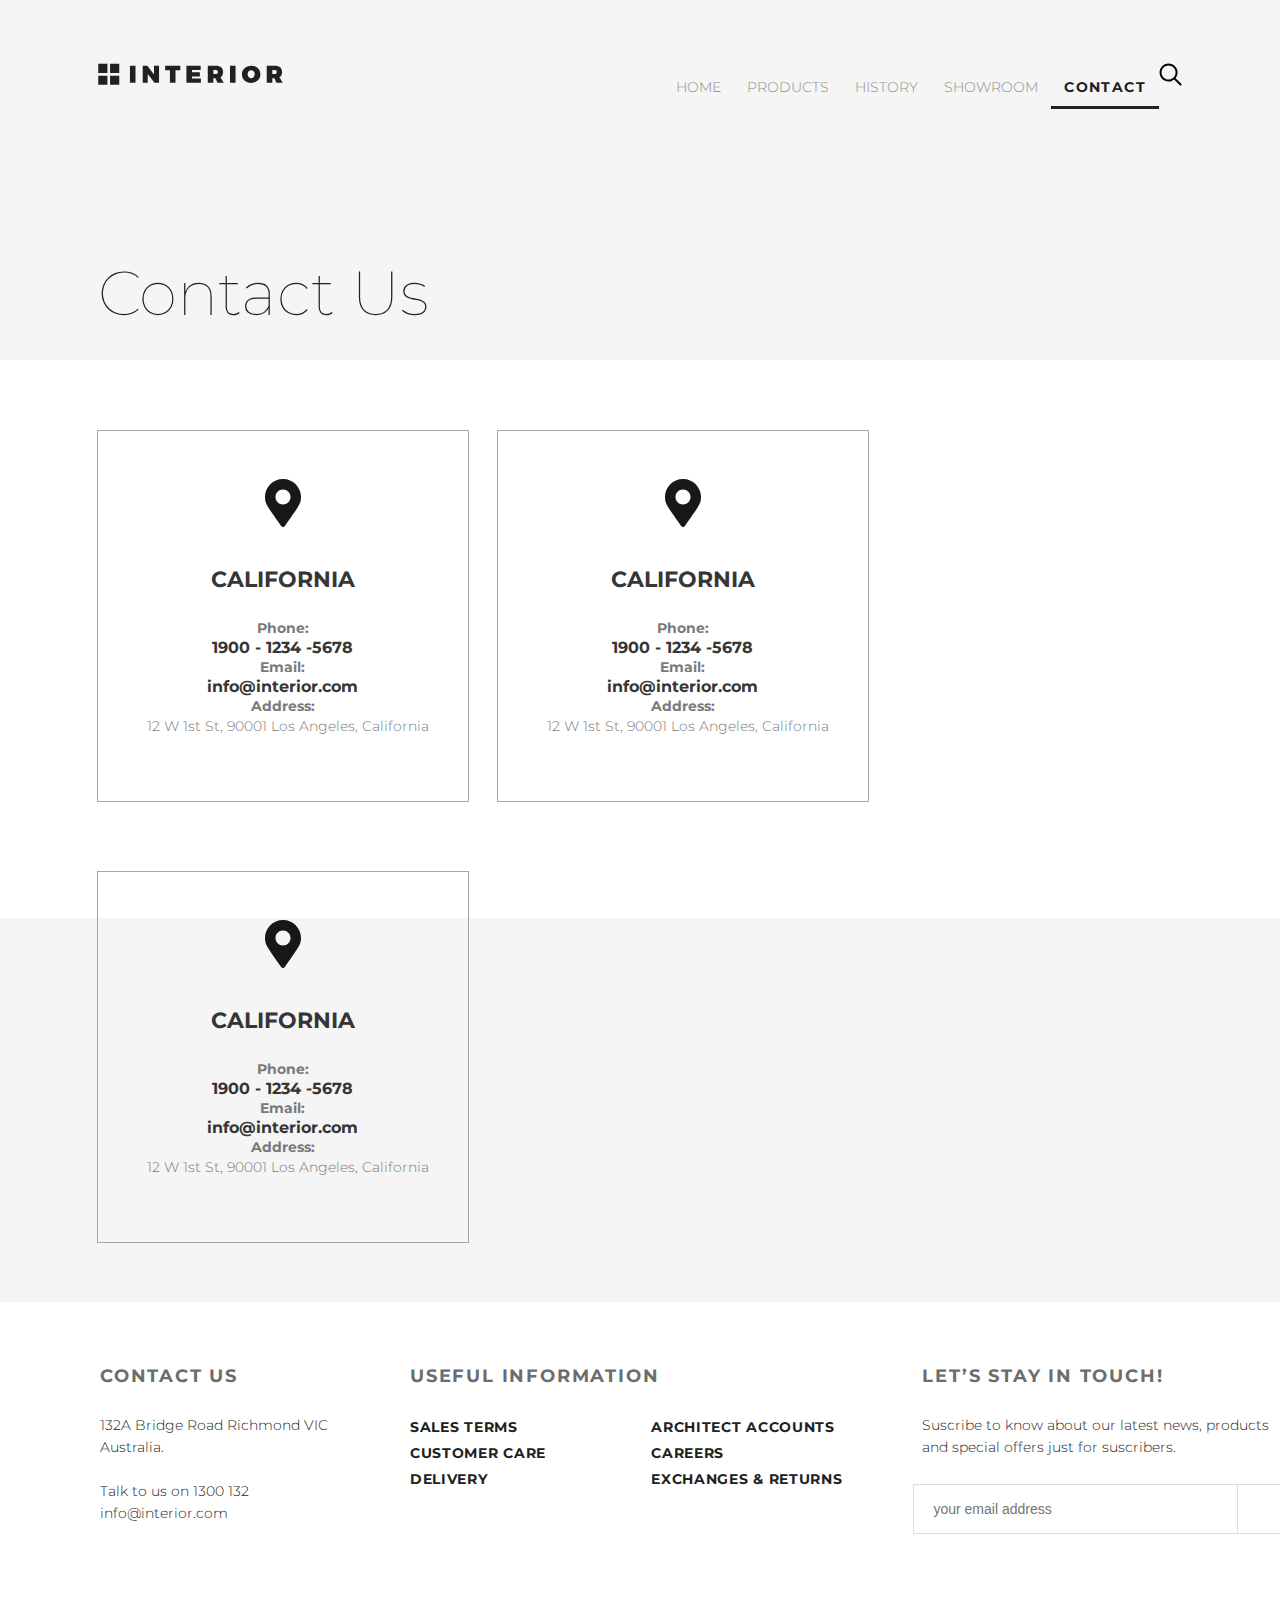
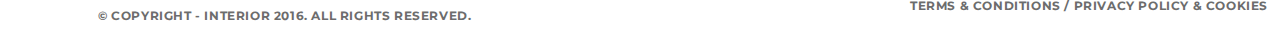
<file: less6/contacts.html>
<!DOCTYPE html>
<html lang="en">

<head>
    <meta charset="UTF-8">
    <title>Contacts</title>
    <link rel="stylesheet" href="style.css">
    <link href="https://fonts.googleapis.com/css2?family=Montserrat:wght@100;300;400;700&display=swap" rel="stylesheet">
    <link rel="stylesheet" href="https://use.fontawesome.com/releases/v5.13.0/css/all.css" integrity="sha384-Bfad6CLCknfcloXFOyFnlgtENryhrpZCe29RTifKEixXQZ38WheV+i/6YWSzkz3V" crossorigin="anonymous">
</head>

<body>
    <div class="container">
        <div class="header-products padding-site">
            <div class="header clearfix">
                <a href="index.html" class="logo"><img src="img/logo.svg" alt="Logo"></a>
                <ul class="menu clearfix">
                    <li class="menu-list"><a href="index.html" class="menu-link">HOME</a></li>
                    <li class="menu-list"><a href="product.html" class="menu-link">PRODUCTS</a></li>
                    <li class="menu-list"><a href="interior-products-derails.html" class="menu-link">HISTORY</a></li>
                    <li class="menu-list"><a href="#" class="menu-link">SHOWROOM</a></li>
                    <li class="menu-list"><a href="#" class="menu-link menu-link-active">CONTACT</a></li>
                    <li class="menu-list"><a href="#" class="menu-link-search"><img src="img/search.svg" alt="search"></a></li>
                </ul>
                <p class="h2-header">Contact&nbsp;Us</p>
            </div>
        </div>
        <div class="main-contacts-us padding-site">
            <div class="box first-box">
                <span class="geo"><img class="geo-img" src="img/map-marker-alt-solid.svg" alt="map-marker"></span>
                <h3 class="California">California</h3>
                <div class="box-contacts">
                    <p class="phone-email">Phone:</p>
                    <p class="number-address">1900 - 1234 -5678</p>
                    <p class="phone-email">Email:</p>
                    <p class="number-address">info@interior.com</p>
                    <p class="phone-email">Address:</p>
                    <p class="phone-email Address">12&nbsp;W&nbsp;1st&nbsp;St,&nbsp;90001&nbsp;Los&nbsp;Angeles,&nbsp;California</p>
                </div>
            </div>
            <div class="box first-box">
                <span class="geo"><img class="geo-img" src="img/map-marker-alt-solid.svg" alt="map-marker"></span>
                <h3 class="California">California</h3>
                <div class="box-contacts">
                    <p class="phone-email">Phone:</p>
                    <p class="number-address">1900 - 1234 -5678</p>
                    <p class="phone-email">Email:</p>
                    <p class="number-address">info@interior.com</p>
                    <p class="phone-email">Address:</p>
                    <p class="phone-email Address">12&nbsp;W&nbsp;1st&nbsp;St,&nbsp;90001&nbsp;Los&nbsp;Angeles,&nbsp;California</p>
                </div>
            </div>
            <div class="box">
                <span class="geo"><img class="geo-img" src="img/map-marker-alt-solid.svg" alt="map-marker"></span>
                <h3 class="California">California</h3>
                <div class="box-contacts">
                    <p class="phone-email">Phone:</p>
                    <p class="number-address">1900 - 1234 -5678</p>
                    <p class="phone-email">Email:</p>
                    <p class="number-address">info@interior.com</p>
                    <p class="phone-email">Address:</p>
                    <p class="phone-email Address">12&nbsp;W&nbsp;1st&nbsp;St,&nbsp;90001&nbsp;Los&nbsp;Angeles,&nbsp;California</p>
                </div>
            </div>
        </div>
    </div>
    <div class="footer footer-page2">
        <table>
            <tr>
                <th class="h3-footer">Contact Us</th>
                <th colspan="2" class="h3-footer h3-second">Useful&nbsp;Information</th>
                <th class="h3-footer">Let’s&nbsp;Stay&nbsp;in&nbsp;Touch!</th>
            </tr>
            <tr>
                <td class="contact">132A&nbsp;Bridge&nbsp;Road&nbsp;Richmond&nbsp;VIC<br>Australia.<br><br>Talk to us on 1300 132<br>info@interior.com</td>
                <td class="sales"><a class="sales" href="#">Sales&nbsp;terms</a><br><a class="sales" href="#">Customer&nbsp;care</a><br><a class="sales" href="#">Delivery</a> </td>
                <td class="architect"><a class="architect" href="#">Architect&nbsp;accounts</a><br><a class="architect" href="#">Careers</a><br><a class="architect" href="#">Exchanges&nbsp;&amp;&nbsp;returns</a></td>
                <td class="Suscribe">Suscribe to know about our latest news, products and special offers just for suscribers.
                    <div class="input">
                        <input class="email" type="text" placeholder="your email address">
                        <button class="submit"><i class="fab fa-telegram-plane"></i></button>
                    </div>
                </td>
            </tr>
        </table>
        <p class="Copyright">© Copyright - INTERIOR 2016. All Rights Reserved.</p>
        <span class="icons">
            <a class="icons-link" href="#"><i class="fab fa-facebook"></i></a>
            <a class="icons-link" href="#"><i class="fab fa-twitter-square"></i></a>
            <a class="icons-link" href="#"><i class="fab fa-google-plus"></i></a>
            <a class="icons-link" href="#"><i class="fab fa-pinterest"></i></a>
        </span>
        <p class="cookies">Terms &amp; Conditions / Privacy policy &amp; Cookies</p>
    </div>
</body></html>
</file>
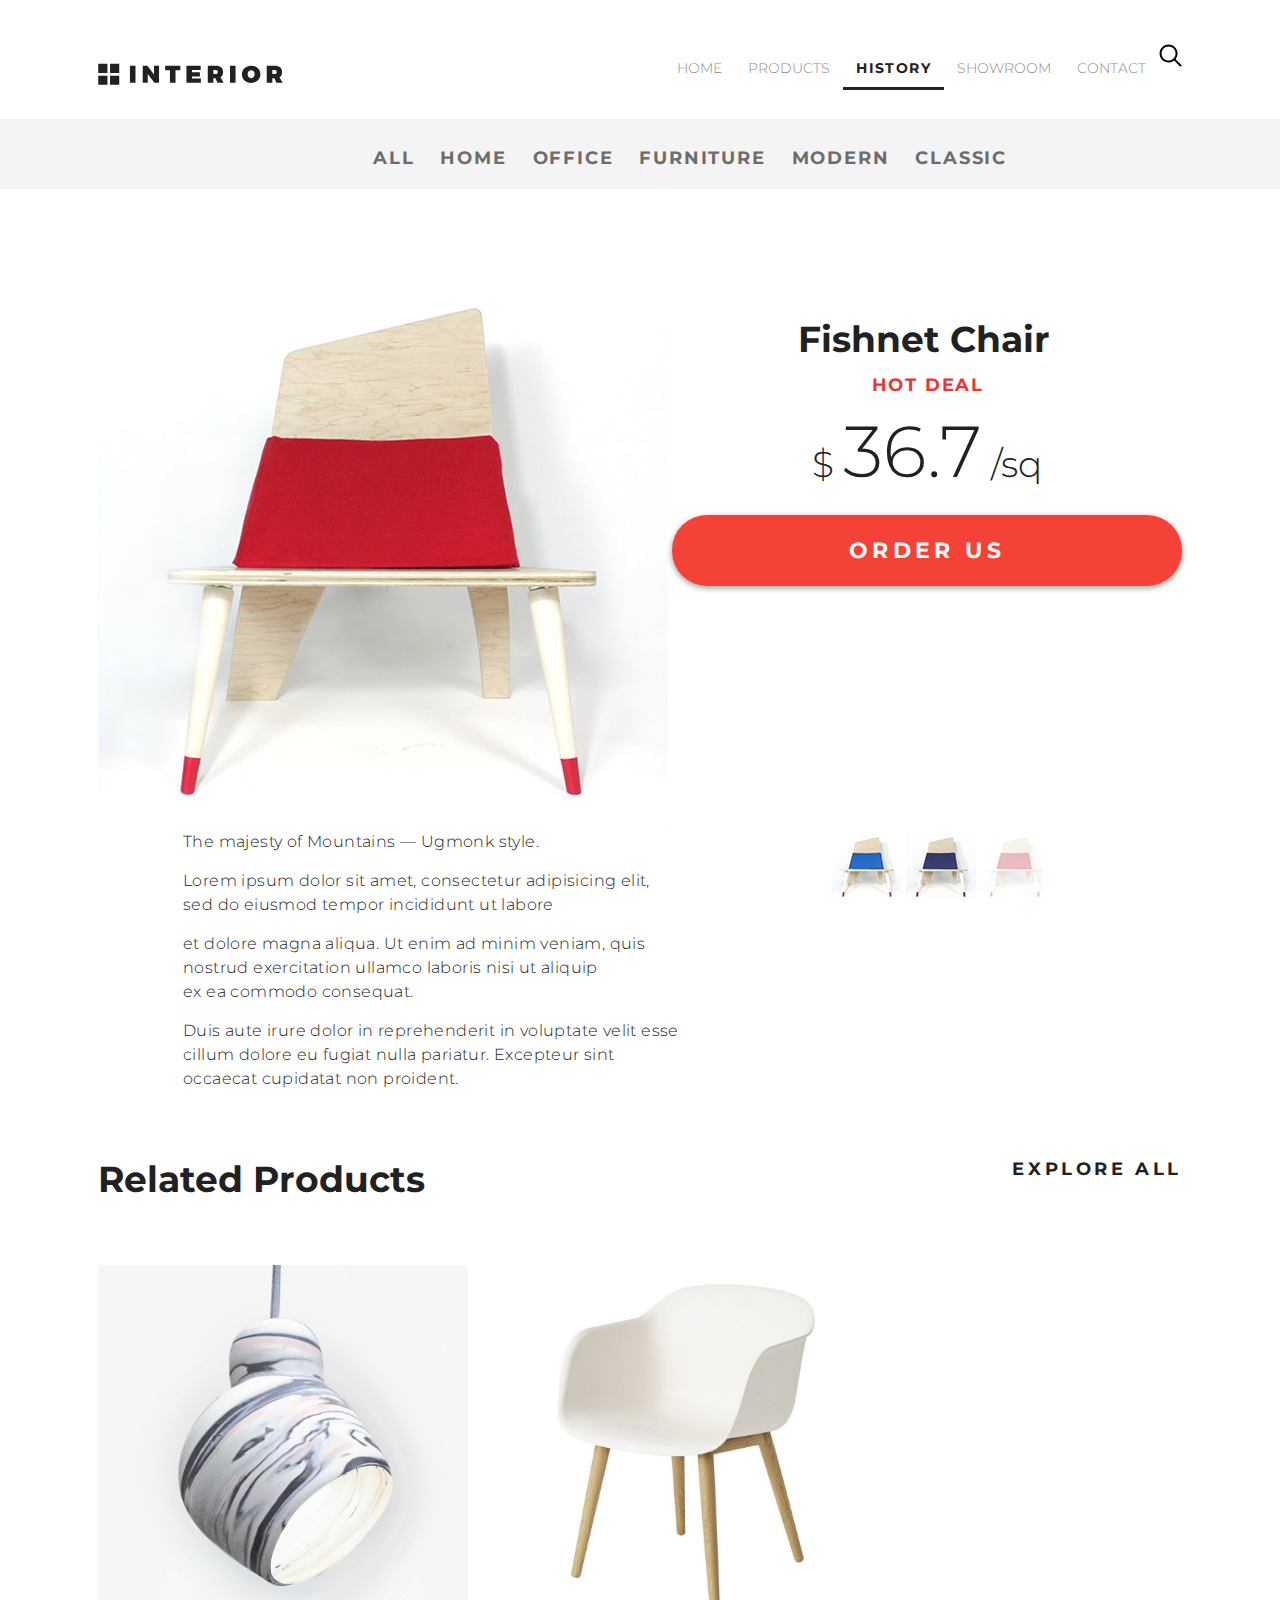
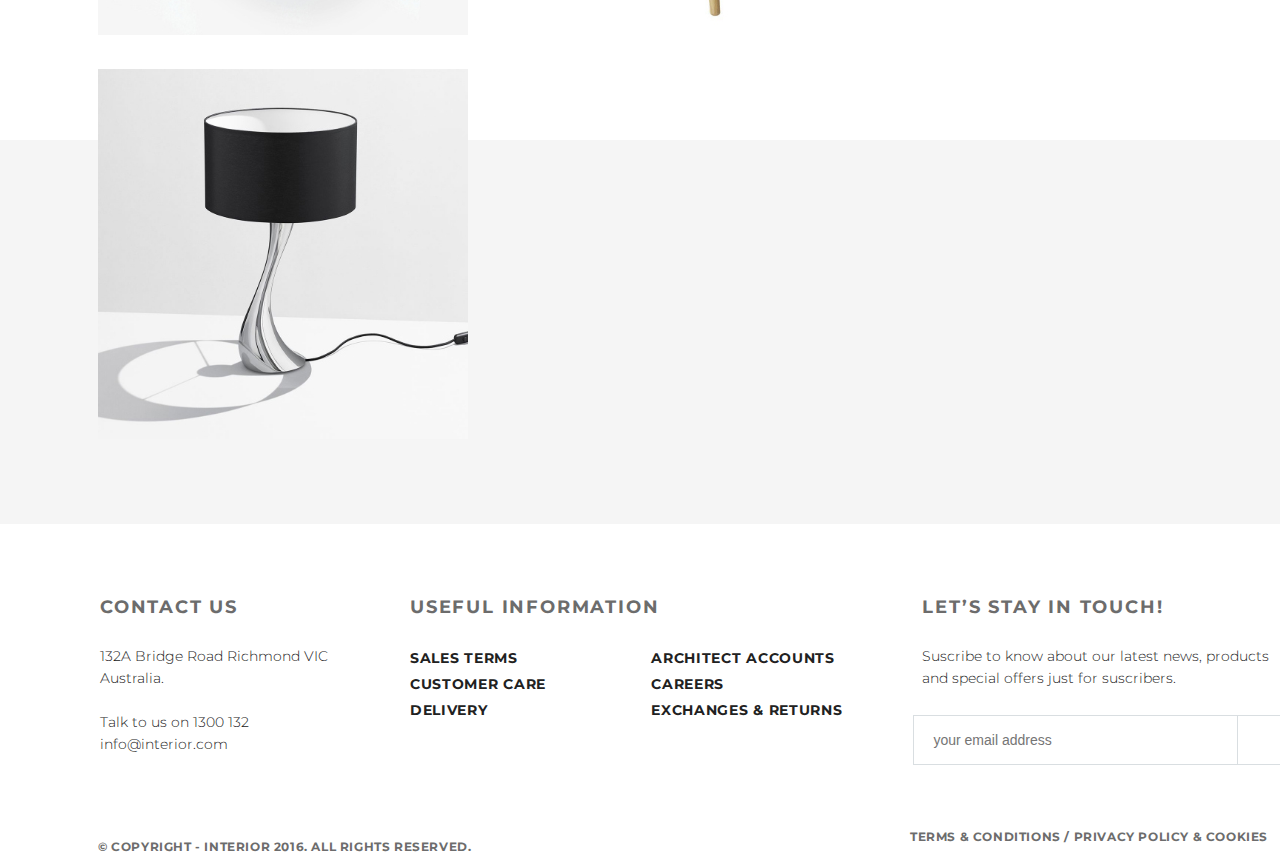
<file: less6/interior-products-derails.html>
<!DOCTYPE html>
<html lang="en">
<head>
    <meta charset="UTF-8">
    <title>Prodduct-details</title>
    <link rel="stylesheet" href="style.css">
    <link href="https://fonts.googleapis.com/css2?family=Montserrat:wght@100;300;400;700&display=swap" rel="stylesheet">
    <link rel="stylesheet" href="https://use.fontawesome.com/releases/v5.13.0/css/all.css" integrity="sha384-Bfad6CLCknfcloXFOyFnlgtENryhrpZCe29RTifKEixXQZ38WheV+i/6YWSzkz3V" crossorigin="anonymous">
</head>
<body>
    <div class="container">
        <div class="header-details padding-site">
            <div class="header clearfix">
                <a href="index.html" class="logo"><img src="img/logo.svg" alt="Logo"></a>
                <ul class="menu menu-padding clearfix">
                    <li class="menu-list"><a href="index.html" class="menu-link">HOME</a></li>
                    <li class="menu-list"><a href="product.html" class="menu-link">PRODUCTS</a></li>
                    <li class="menu-list"><a href="#" class="menu-link menu-link-active">HISTORY</a></li>
                    <li class="menu-list"><a href="#" class="menu-link">SHOWROOM</a></li>
                    <li class="menu-list"><a href="contacts.html" class="menu-link">CONTACT</a></li>
                    <li class="menu-list"><a href="#" class="menu-link-search"><img src="img/search.svg" alt="search"></a></li>
                </ul>
            </div>
        </div>
        <div class="nav-bar">
            <ul class="menu-page3 clearfix">
                    <li class="menu-list3"><a href="#" class="menu-link3 menu-link-active3">ALL</a></li>
                    <li class="menu-list3"><a href="index.html" class="menu-link3">HOME</a></li>
                    <li class="menu-list3"><a href="#" class="menu-link3">OFFICE</a></li>
                    <li class="menu-list3"><a href="#" class="menu-link3">FURNITURE</a></li>
                    <li class="menu-list3"><a href="#" class="menu-link3">MODERN</a></li>
                    <li class="menu-list3"><a href="#" class="menu-link3">CLASSIC</a></li>
                </ul>
        </div>
        <div class="main-page3 padding-site">
        <a href="img/slider1.jpg" class="slider1-link"><img class="slider1" src="img/slider1.jpg" alt="slider1"></a>
        <h2 class="Fishnet-h2">Fishnet Chair</h2>
        <p class="hot-deal-page3">Hot deal</p>
        <p class="price">$ <span class="number">36.7</span> /sq</p>
        <a href="#" class="red-button">Order Us <i class="fas fa-chevron-right"></i></a>
            <div class="text-details">The majesty of&nbsp;Mountains&nbsp;&mdash; Ugmonk style.
            <p class="paragraph">Lorem ipsum dolor sit amet, consectetur adipisicing elit, sed do&nbsp;eiusmod tempor incididunt ut&nbsp;labore</p>
<p class="paragraph">et&nbsp;dolore magna aliqua. Ut&nbsp;enim ad&nbsp;minim veniam, quis nostrud exercitation ullamco laboris nisi ut&nbsp;aliquip ex&nbsp;ea&nbsp;commodo consequat.</p> 
<p class="paragraph">Duis aute irure dolor in&nbsp;reprehenderit in&nbsp;voluptate velit esse cillum dolore eu&nbsp;fugiat nulla pariatur. Excepteur sint occaecat cupidatat non proident.</p></div>
      <div class="controll">
       <a href="#" class="controll-link"><img src="img/controll.jpg" alt="controll"></a>
       <a href="#" class="controll-link"><img src="img/controll11.jpg" alt="controll"></a>
       <a href="#" class="controll-link"><img src="img/controll2.jpg" alt="controll"></a>
       </div>
        </div>
        <div class="Related-products padding-site">
        <h2 class="Related-h2">Related Products</h2>
        <a href="#" class="button-explore">explore all <i class="fas fa-chevron-right"></i></a>
        <ul class="img-catalog">
                <li class="catalog-list"><img src="img/product-11.jpg" alt="" class="catalog-img"></li><li class="catalog-list"><img src="img/product-21.jpg" alt="" class="catalog-img"></li><li class="catalog-list-rght"><img src="img/product-31.jpg" alt="" class="catalog-img"></li>
            </ul>
        </div>
        <div class="footer footer-page2">
            <table>
               <tr>
                <th class="h3-footer">Contact Us</th>
                <th colspan="2" class="h3-footer h3-second">Useful&nbsp;Information</th>
                <th class="h3-footer">Let’s&nbsp;Stay&nbsp;in&nbsp;Touch!</th>
                </tr>
                <tr>
                    <td class="contact">132A&nbsp;Bridge&nbsp;Road&nbsp;Richmond&nbsp;VIC<br>Australia.<br><br>Talk to us on 1300 132<br>info@interior.com</td>
                    <td class="sales"><a class="sales" href="#">Sales&nbsp;terms</a><br><a class="sales" href="#">Customer&nbsp;care</a><br><a class="sales" href="#">Delivery</a> </td>
                    <td class="architect"><a class="architect" href="#">Architect&nbsp;accounts</a><br><a class="architect" href="#">Careers</a><br><a class="architect" href="#">Exchanges&nbsp;&amp;&nbsp;returns</a></td>
                    <td class="Suscribe">Suscribe to know about our latest news, products and special offers just for suscribers.
                    <div class="input">
                <input class="email" type="text" placeholder="your email address">
                <button class="submit"><i class="fab fa-telegram-plane"></i></button>
            </div>
                    </td>
                </tr>
            </table>
            <p class="Copyright">© Copyright - INTERIOR 2016. All Rights Reserved.</p>
            <span class="icons">
                <a class="icons-link" href="#"><i class="fab fa-facebook"></i></a>
                <a class="icons-link" href="#"><i class="fab fa-twitter-square"></i></a>
                <a class="icons-link" href="#"><i class="fab fa-google-plus"></i></a>
                <a class="icons-link" href="#"><i class="fab fa-pinterest"></i></a>
            </span>
            <p class="cookies">Terms &amp; Conditions / Privacy policy &amp; Cookies</p>
        </div>
    </div>
</body>
</html>
</file>
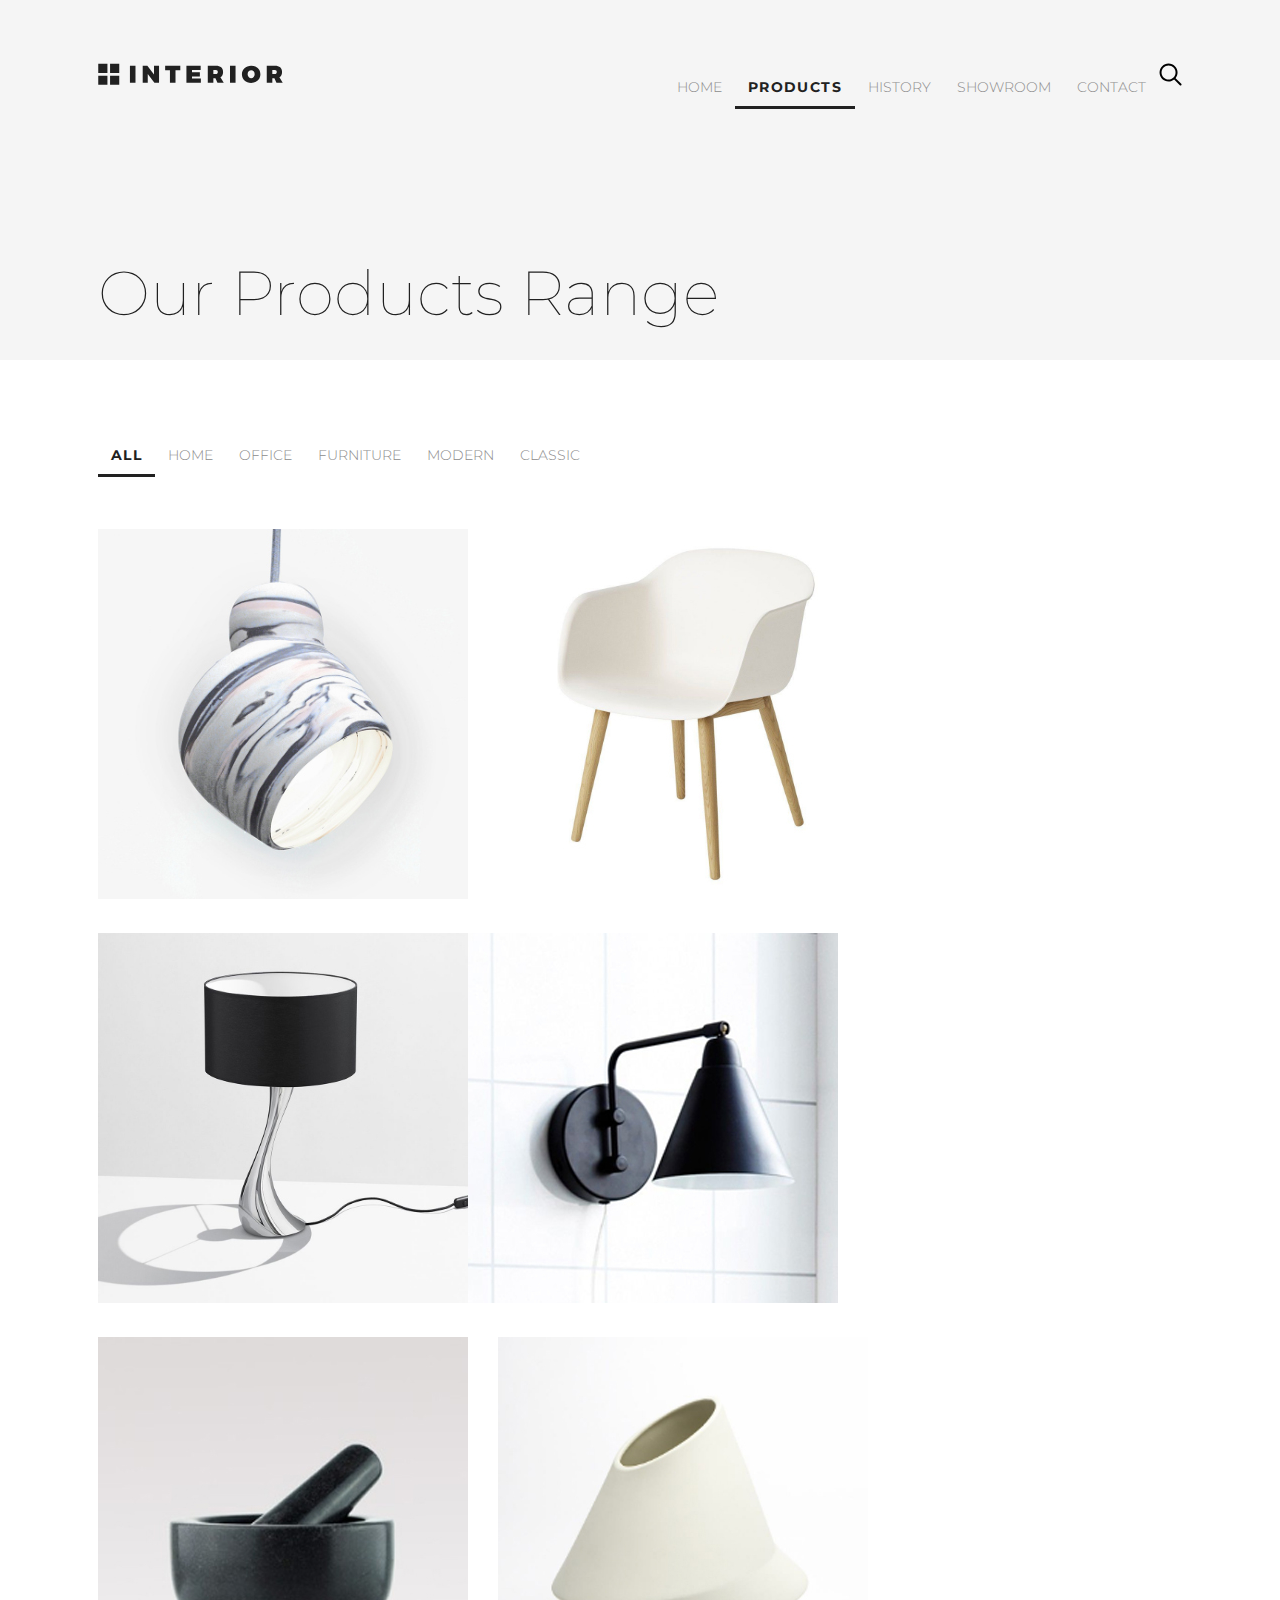
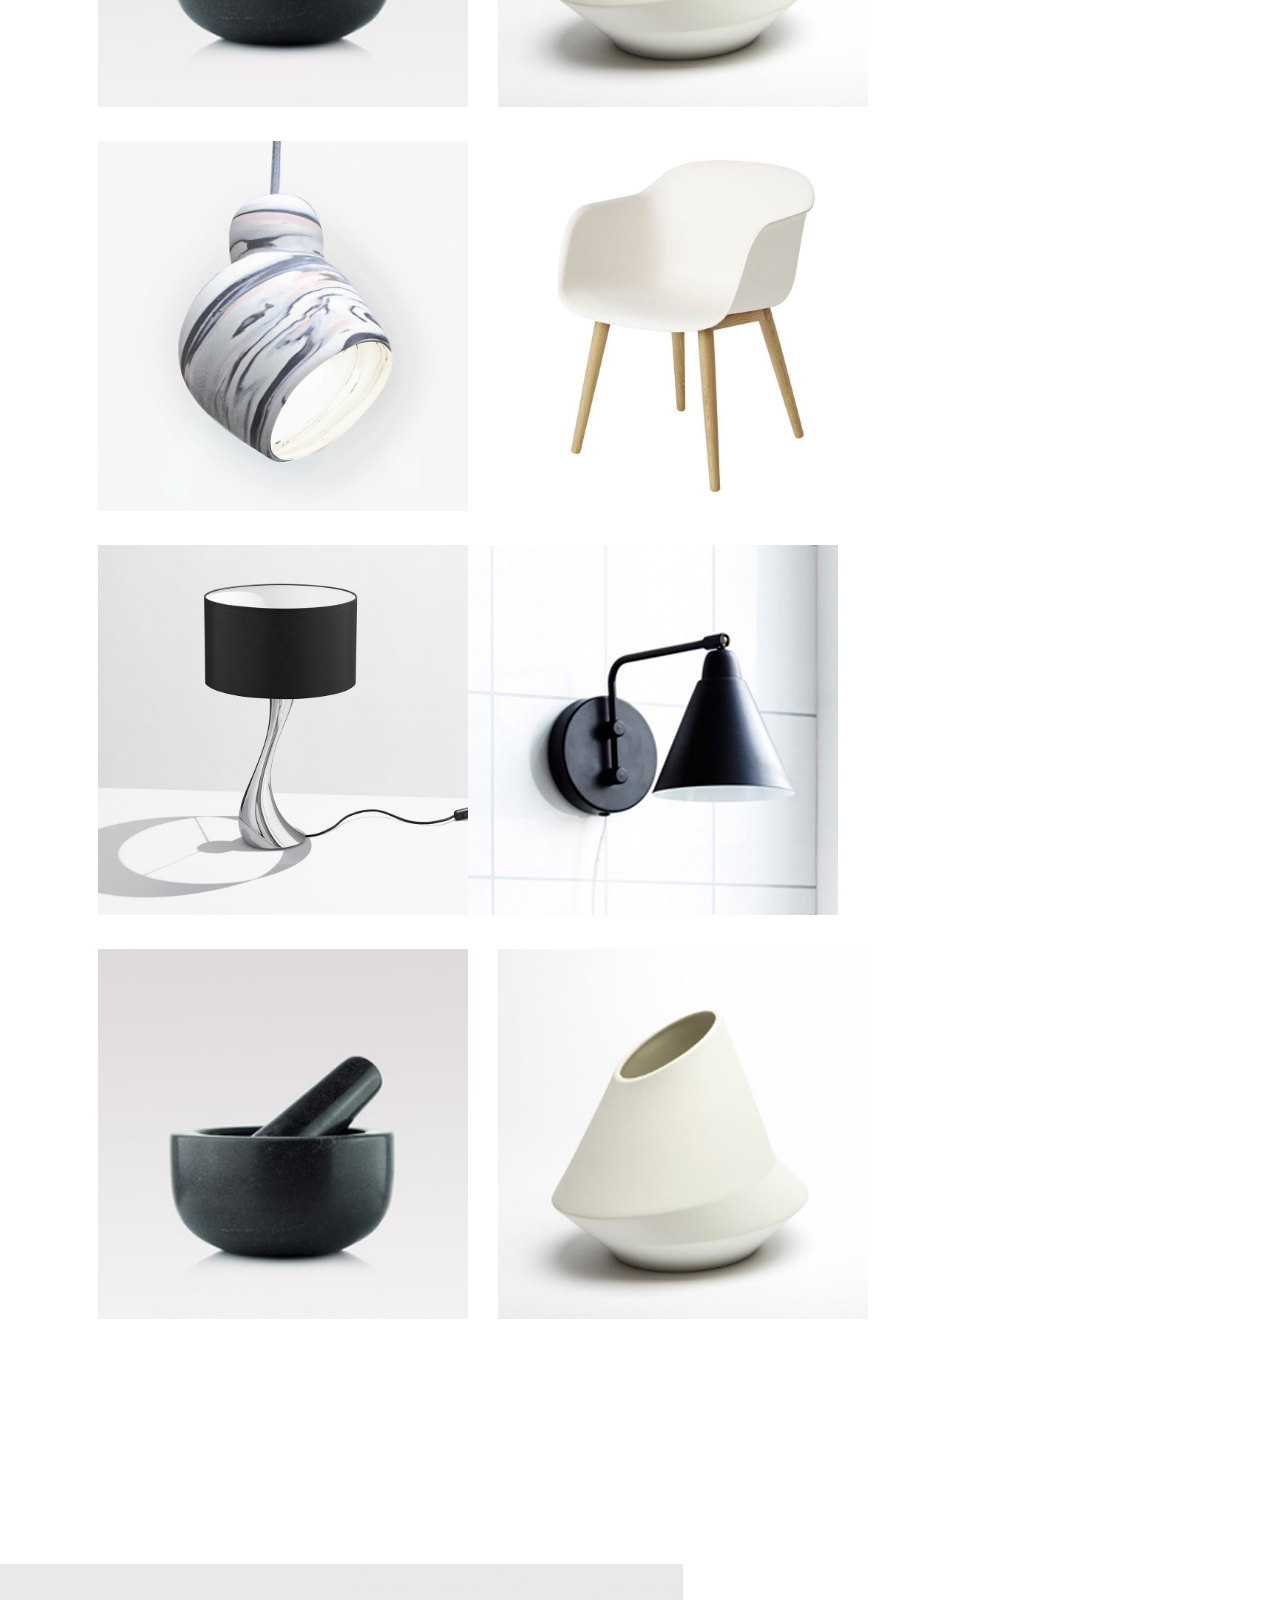
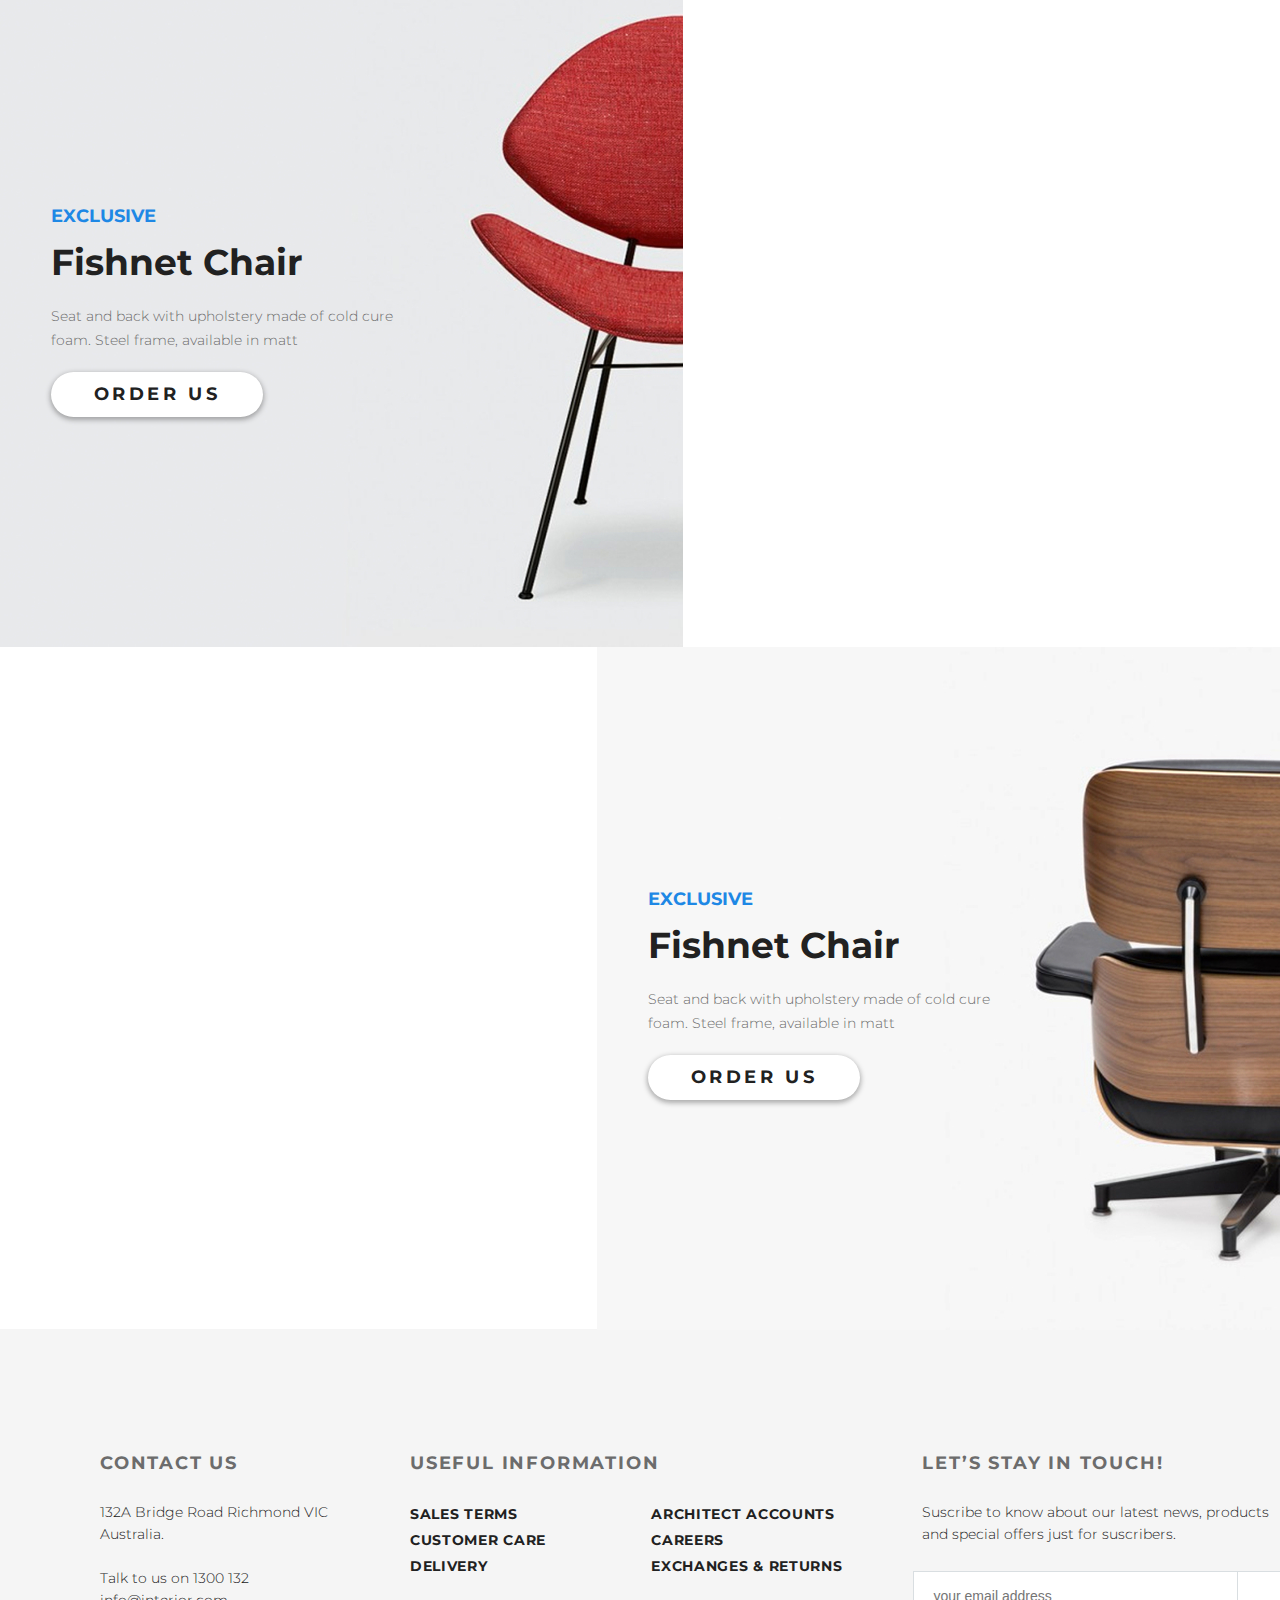
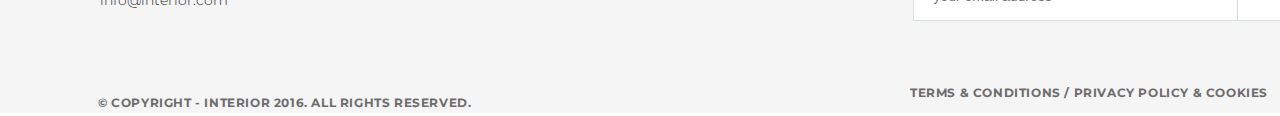
<file: less6/product.html>
<!DOCTYPE html>
<html lang="en">
<head>
    <meta charset="UTF-8">
    <title>Interior_Products</title>
    <link rel="stylesheet" href="style.css">
    <link href="https://fonts.googleapis.com/css2?family=Montserrat:wght@100;300;400;700&display=swap" rel="stylesheet">
    <link rel="stylesheet" href="https://use.fontawesome.com/releases/v5.13.0/css/all.css" integrity="sha384-Bfad6CLCknfcloXFOyFnlgtENryhrpZCe29RTifKEixXQZ38WheV+i/6YWSzkz3V" crossorigin="anonymous">
</head>
<body>
    <div class="container">
       <div class="header-products padding-site">
        <div class="header clearfix">
                <a href="index.html" class="logo"><img src="img/logo.svg" alt="Logo"></a>
                <ul class="menu clearfix">
                    <li class="menu-list"><a href="index.html" class="menu-link">HOME</a></li>
                    <li class="menu-list"><a href="#" class="menu-link menu-link-active">PRODUCTS</a></li>
                    <li class="menu-list"><a href="interior-products-derails.html" class="menu-link">HISTORY</a></li>
                    <li class="menu-list"><a href="#" class="menu-link">SHOWROOM</a></li>
                    <li class="menu-list"><a href="contacts.html" class="menu-link">CONTACT</a></li>
                    <li class="menu-list"><a href="#" class="menu-link-search"><img src="img/search.svg" alt="search"></a></li>
                </ul>
                <p class="h2-header">Our&nbsp;Products&nbsp;Range</p>
            </div>
            </div>
            <div class="main-products padding-site clearfix">
                <ul class="menu-page2 clearfix">
                    <li class="menu-list"><a href="#" class="menu-link menu-link-active">ALL</a></li>
                    <li class="menu-list"><a href="index.html" class="menu-link">HOME</a></li>
                    <li class="menu-list"><a href="#" class="menu-link">OFFICE</a></li>
                    <li class="menu-list"><a href="#" class="menu-link">FURNITURE</a></li>
                    <li class="menu-list"><a href="#" class="menu-link">MODERN</a></li>
                    <li class="menu-list"><a href="#" class="menu-link">CLASSIC</a></li>
                </ul>
                <ul class="img-catalog-page2">
                <li class="catalog-list"><img src="img/product-11.jpg" alt="" class="catalog-img"></li><li class="catalog-list"><img src="img/product-21.jpg" alt="" class="catalog-img"></li><li class="catalog-list-rght"><img src="img/product-31.jpg" alt="" class="catalog-img"></li><li class="catalog-list"><img src="img/product-41.jpg" alt="" class="catalog-img"></li><li class="catalog-list"><img src="img/product-5.jpg" alt="" class="catalog-img"></li><li class="catalog-list-rght"><img src="img/product-6.jpg" alt="" class="catalog-img"></li>
                <li class="catalog-list"><img src="img/product-11.jpg" alt="" class="catalog-img"></li><li class="catalog-list"><img src="img/product-21.jpg" alt="" class="catalog-img"></li><li class="catalog-list-rght"><img src="img/product-31.jpg" alt="" class="catalog-img"></li><li class="catalog-list"><img src="img/product-41.jpg" alt="" class="catalog-img"></li><li class="catalog-list"><img src="img/product-5.jpg" alt="" class="catalog-img"></li><li class="catalog-list-rght"><img src="img/product-6.jpg" alt="" class="catalog-img"></li>
            </ul>
                <a href="#"><i class="fas fa-sync-alt icon-refresh-ccw"></i></a> 
            </div>
            <div class="double-window">
            <div class="first-window">
                <div class="window-content">
                    <p class="exclusive">exclusive</p>
                    <h2 class="h2-window">Fishnet Chair</h2>
                    <p class="window-text">Seat and back with upholstery made of cold cure foam. Steel frame, available in matt</p>
                    <a href="#" class="button">Order Us <i class="fas fa-chevron-right"></i></a>
                </div>
            </div>
            <div class="second-window">
                <div class="window-content">
                    <p class="exclusive">exclusive</p>
                    <h2 class="h2-window">Fishnet Chair</h2>
                    <p class="window-text">Seat and back with upholstery made of cold cure foam. Steel frame, available in matt</p>
                    <a href="#" class="button">Order Us <i class="fas fa-chevron-right"></i></a>
                </div>
            </div>
        </div>
           <div class="footer footer-page2">
            <table>
               <tr>
                <th class="h3-footer">Contact Us</th>
                <th colspan="2" class="h3-footer h3-second">Useful&nbsp;Information</th>
                <th class="h3-footer">Let’s&nbsp;Stay&nbsp;in&nbsp;Touch!</th>
                </tr>
                <tr>
                    <td class="contact">132A&nbsp;Bridge&nbsp;Road&nbsp;Richmond&nbsp;VIC<br>Australia.<br><br>Talk to us on 1300 132<br>info@interior.com</td>
                    <td class="sales"><a class="sales" href="#">Sales&nbsp;terms</a><br><a class="sales" href="#">Customer&nbsp;care</a><br><a class="sales" href="#">Delivery</a> </td>
                    <td class="architect"><a class="architect" href="#">Architect&nbsp;accounts</a><br><a class="architect" href="#">Careers</a><br><a class="architect" href="#">Exchanges&nbsp;&amp;&nbsp;returns</a></td>
                    <td class="Suscribe">Suscribe to know about our latest news, products and special offers just for suscribers.
                    <div class="input">
                <input class="email" type="text" placeholder="your email address">
                <button class="submit"><i class="fab fa-telegram-plane"></i></button>
            </div>
                    </td>
                </tr>
            </table>
            <p class="Copyright">© Copyright - INTERIOR 2016. All Rights Reserved.</p>
            <span class="icons">
                <a class="icons-link" href="#"><i class="fab fa-facebook"></i></a>
                <a class="icons-link" href="#"><i class="fab fa-twitter-square"></i></a>
                <a class="icons-link" href="#"><i class="fab fa-google-plus"></i></a>
                <a class="icons-link" href="#"><i class="fab fa-pinterest"></i></a>
            </span>
            <p class="cookies">Terms &amp; Conditions / Privacy policy &amp; Cookies</p>
        </div>
    </div>
</body>
</html>
</file>
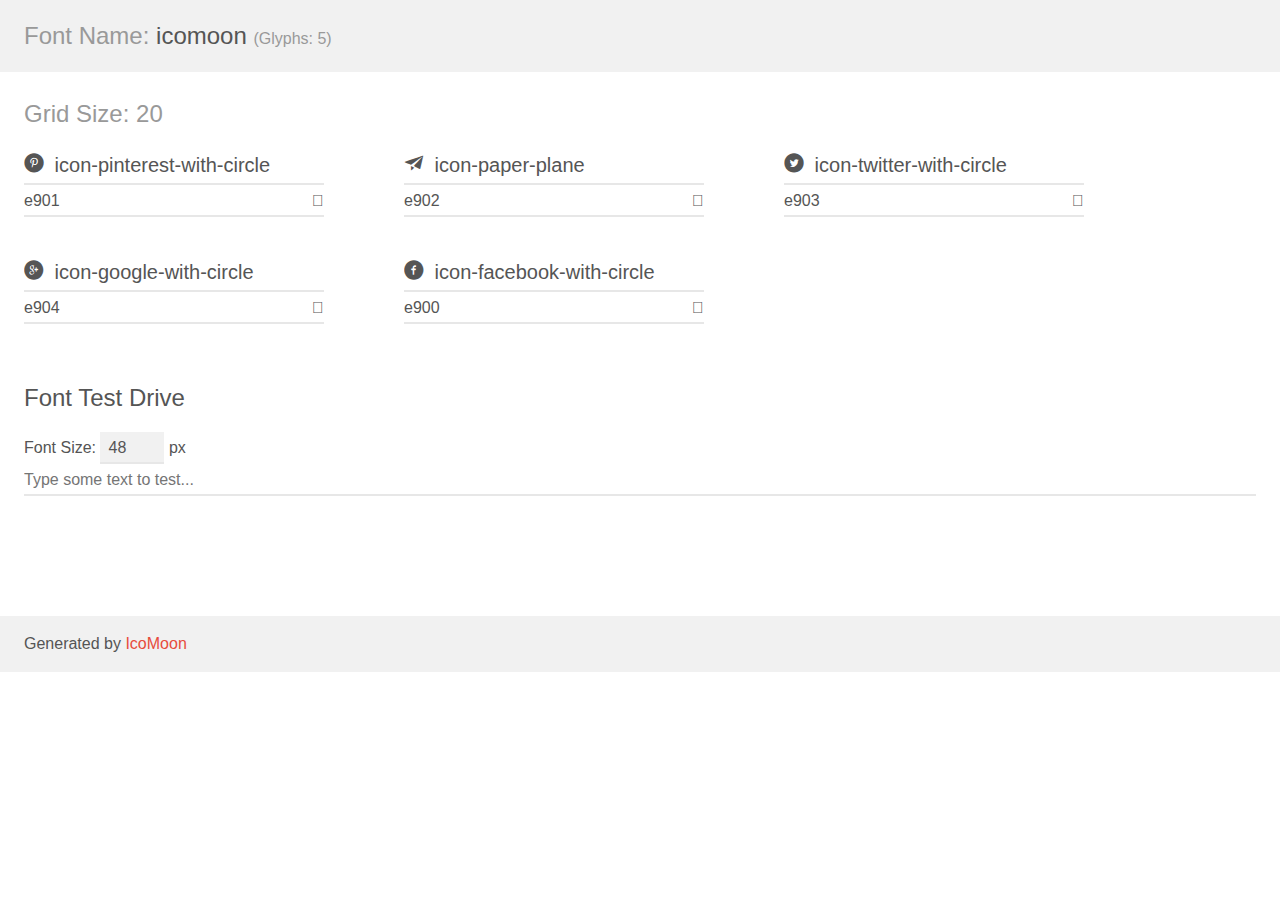
<file: less6/fonts/demo.html>
<!doctype html>
<html>
<head>
    <meta charset="utf-8">
    <title>IcoMoon Demo</title>
    <meta name="description" content="An Icon Font Generated By IcoMoon.io">
    <meta name="viewport" content="width=device-width, initial-scale=1">
    <link rel="stylesheet" href="demo-files/demo.css">
    <link rel="stylesheet" href="style.css"></head>
<body>
    <div class="bgc1 clearfix">
        <h1 class="mhmm mvm"><span class="fgc1">Font Name:</span> icomoon <small class="fgc1">(Glyphs:&nbsp;5)</small></h1>
    </div>
    <div class="clearfix mhl ptl">
        <h1 class="mvm mtn fgc1">Grid Size: 20</h1>
        <div class="glyph fs1">
            <div class="clearfix bshadow0 pbs">
                <span class="icon-pinterest-with-circle"></span>
                <span class="mls"> icon-pinterest-with-circle</span>
            </div>
            <fieldset class="fs0 size1of1 clearfix hidden-false">
                <input type="text" readonly value="e901" class="unit size1of2" />
                <input type="text" maxlength="1" readonly value="&#xe901;" class="unitRight size1of2 talign-right" />
            </fieldset>
            <div class="fs0 bshadow0 clearfix hidden-true">
                <span class="unit pvs fgc1">liga: </span>
                <input type="text" readonly value="" class="liga unitRight" />
            </div>
        </div>
        <div class="glyph fs1">
            <div class="clearfix bshadow0 pbs">
                <span class="icon-paper-plane"></span>
                <span class="mls"> icon-paper-plane</span>
            </div>
            <fieldset class="fs0 size1of1 clearfix hidden-false">
                <input type="text" readonly value="e902" class="unit size1of2" />
                <input type="text" maxlength="1" readonly value="&#xe902;" class="unitRight size1of2 talign-right" />
            </fieldset>
            <div class="fs0 bshadow0 clearfix hidden-true">
                <span class="unit pvs fgc1">liga: </span>
                <input type="text" readonly value="" class="liga unitRight" />
            </div>
        </div>
        <div class="glyph fs1">
            <div class="clearfix bshadow0 pbs">
                <span class="icon-twitter-with-circle"></span>
                <span class="mls"> icon-twitter-with-circle</span>
            </div>
            <fieldset class="fs0 size1of1 clearfix hidden-false">
                <input type="text" readonly value="e903" class="unit size1of2" />
                <input type="text" maxlength="1" readonly value="&#xe903;" class="unitRight size1of2 talign-right" />
            </fieldset>
            <div class="fs0 bshadow0 clearfix hidden-true">
                <span class="unit pvs fgc1">liga: </span>
                <input type="text" readonly value="" class="liga unitRight" />
            </div>
        </div>
        <div class="glyph fs1">
            <div class="clearfix bshadow0 pbs">
                <span class="icon-google-with-circle"></span>
                <span class="mls"> icon-google-with-circle</span>
            </div>
            <fieldset class="fs0 size1of1 clearfix hidden-false">
                <input type="text" readonly value="e904" class="unit size1of2" />
                <input type="text" maxlength="1" readonly value="&#xe904;" class="unitRight size1of2 talign-right" />
            </fieldset>
            <div class="fs0 bshadow0 clearfix hidden-true">
                <span class="unit pvs fgc1">liga: </span>
                <input type="text" readonly value="" class="liga unitRight" />
            </div>
        </div>
        <div class="glyph fs1">
            <div class="clearfix bshadow0 pbs">
                <span class="icon-facebook-with-circle"></span>
                <span class="mls"> icon-facebook-with-circle</span>
            </div>
            <fieldset class="fs0 size1of1 clearfix hidden-false">
                <input type="text" readonly value="e900" class="unit size1of2" />
                <input type="text" maxlength="1" readonly value="&#xe900;" class="unitRight size1of2 talign-right" />
            </fieldset>
            <div class="fs0 bshadow0 clearfix hidden-true">
                <span class="unit pvs fgc1">liga: </span>
                <input type="text" readonly value="" class="liga unitRight" />
            </div>
        </div>
    </div>

    <!--[if gt IE 8]><!-->
    <div class="mhl clearfix mbl">
        <h1>Font Test Drive</h1>
        <label>
            Font Size: <input id="fontSize" type="number" class="textbox0 mbm"
            min="8" value="48" />
            px
        </label>
        <input id="testText" type="text" class="phl size1of1 mvl"
        placeholder="Type some text to test..." value=""/>
        <div id="testDrive" class="icon-" style="font-family: icomoon">&nbsp;
        </div>
    </div>
    <!--<![endif]-->
    <div class="bgc1 clearfix">
        <p class="mhl">Generated by <a href="https://icomoon.io/app">IcoMoon</a></p>
    </div>

    <script src="demo-files/demo.js"></script>
</body>
</html>
</file>
<file: calculator/style.css>
*, *::before, *::after {
    box-sizing: border-box;
    font-family: Gothan Rounded, sans-serif;
    font-weight: normal;
}

body {
    padding: 0;
    margin: 0;
    background: linear-gradient( to right, #00AAFF, #00FF6C);
}

.calculator-grid {
    display: grid;
    justify-content: center;
    align-content: center;
    min-height: 100vh;
    grid-template-columns: repeat(4, 100px);
    grid-template-rows: minmax(120px, auto) repeat(5, 100px);
}

.calculator-grid > button {
    cursor: pointer;
    font-size: 2rem;
    border: 1px solid white;
    outline: none;
    background-color: rgba(255, 255, 255, .75);
}

.calculator-grid > button:hover {
    background-color: rgba(255, 255, 255, .9);
}

.span-two {
    grid-column: span 2;
}

.output {
    grid-column: 1 / -1;
    background-color: rgba(0, 0, 0, .75);
    display: flex;
    align-items: flex-end;
    justify-content: space-around;
    flex-direction: column;
    padding: 10px;
    word-wrap: break-word;
    word-break: break-all;
}

.output .previous-operand {
    color: rgba(255, 255, 255, .75);
}

.output .current-operand {
    color: white;
    font-size: 2.5rem;
}
</file>
<file: less6/style.css>
* {
    margin: 0px;
    padding: 0px;
}

html,
body {
    font-family: 'Montserrat', sans-serif;
    height: 100%;
}

.clearfix:after {
    content: "";
    display: table;
    clear: both;
}

.container {
    max-width: 1366px;
    margin: 0 auto;
    min-height: 100%;
}

.padding-site {
    padding-left: 98px;
    padding-right: 98px;
}

.slider {
    height: 800px;
    background-image: url(img/slider-img.jpg);
    position: relative;
}

.header {
    padding-top: 63px;
}

.menu {
    float: right;
}

.menu-list {
    list-style-type: none;
    float: left;
}

.menu-link {
    color: #8c8c8c;
    font-size: 14px;
    font-weight: 300;
    line-height: 48px;
    text-transform: uppercase;
    text-decoration: none;
    padding: 10px 13px;
}

.menu-link:hover {
    color: #212121;
    border-bottom: 1px solid #8c8c8c;
}

.menu-link:active {
    color: #212121;
    border-bottom: 1px solid #212121;
}

.menu-link-active {
    color: #212121;
    font-weight: 700;
    letter-spacing: 1.4px;
    border-bottom: 3px solid #212121;
}

.slider-text {
    margin-top: 283px;
}

.slider-trending {
    color: #43a047;
    font-family: Montserrat;
    font-size: 18px;
    font-weight: 700;
    line-height: 48px;
    text-transform: uppercase;
}

.slider-h2 {
    color: #212121;
    font-family: "Montserrat";
    font-size: 62px;
    font-weight: 100;
    line-height: 72px;
    text-transform: uppercase;
}

.slider-content {
    width: 458px;
    height: 38px;
    color: #6c6c6c;
    font-family: Montserrat;
    font-size: 14px;
    font-weight: 300;
    line-height: 24px;
    margin-top: 20px;
    margin-bottom: 34px;
    line-height: 24px;
}

.button {
    color: #212121;
    font-size: 18px;
    font-weight: 700;
    text-transform: uppercase;
    width: 212px;
    height: 45px;
    box-shadow: 0 2px 5px 1px rgba(33, 33, 33, 0.35);
    border-radius: 23px;
    background-color: #ffffff;
    text-align: center;
    line-height: 45px;
    display: inline-block;
    text-decoration: none;
    letter-spacing: 3.6px;
}

.button:hover {
    color: #6c6c6c;
}

.button:active {
    box-shadow: none;
    color: #6c6c6c;
}

.arrow-button {
    width: 9px;
    height: 12px;
}

.button-featured:active {
    box-shadow: none;
}

.circle {
    display: inline-block;
    width: 30px;
    height: 30px;
    background-color: #c7c7c7;
    border-radius: 50%;
    margin: 5px;
}

.circle:hover {
    background-color: #212121;
}

.circle-active {
    width: 40px;
    height: 40px;
    background-color: #212121;
    margin-bottom: 0px;
}

.pagenation {
    position: absolute;
    width: 1170px;
    bottom: 19px;
    text-align: center;
}

.main-featured {
    height: 609px;
}

.header-featured {
    padding-top: 120px;
}

.menu-featured {
    list-style-type: none;
    float: left;
    display: inline-block;
    border-bottom: 1px solid #6c6c6c;
    padding-bottom: 21px;
}

.featured-list {
    display: inline-block;
}

.featured-link {
    width: 300px;
    color: #6c6c6c;
    font-size: 36px;
    font-weight: 700;
    text-decoration: none;
}

.featured-link:hover {
    color: #212121;
}

.featured-link-active {
    color: #212121;
    font-size: 36px;
    font-weight: 700;
    border-bottom: 3px solid #212121;
    padding-left: 9px;
    padding-bottom: 19px;
    padding-right: 20px;
}

.img-product {
    padding-top: 72px;
}

.product-list {
    list-style-type: none;
    display: inline-block;
    padding-right: 30px;
}

.product-list-rght {
    display: inline-block;
}

.button-explore {
    color: #212121;
    font-size: 18px;
    font-weight: 700;
    line-height: 24px;
    text-transform: uppercase;
    text-decoration: none;
    float: right;
    text-align: center;
    letter-spacing: 3.6px;
}

.button-explore:hover {
    color: #6c6c6c;
}

.button-explore:active {
    color: #212121;
}

.bck-featured {
    width: 270px;
    height: 270px;
    background-image: url(img/product-1.jpg);
    float: left;
    margin-top: 72px;
    margin-right: 30px;
}

.bck-opacity {
    height: 270px;
    border: 1px solid #9c9c9c;
    background-color: #ffffff;
    opacity: 0.9;
}

.featured-text {
    width: 206px;
    height: 140px;
    padding-left: 32px;
    text-align: center;
    padding-top: 62px;
}

.button-featured {
    box-shadow: 0 2px 5px 1px rgba(33, 33, 33, 0.35);
    border-radius: 24px;
    background-color: #ffffff;
    display: inline-block;
    text-decoration: none;
    border-radius: 50%;
    width: 48px;
    height: 48px;
}

.button-arrow {
    font-size: 24px;
    margin: 14px 18px;
    color: #212121;
}

.button-arrow:hover {
    color: #6c6c6c;
}

.button-arrow:active {
    color: #212121;
}

.fas fa-chevron-right {
    margin: 14px 18px;
}

.slider-featured {
    color: #212121;
    font-size: 22px;
    font-weight: 700;
    line-height: 29.88px;
    padding-top: 19px;
    padding-bottom: 23px;
}

.content-featured {
    color: #6c6c6c;
    font-size: 14px;
    font-weight: 300;
    line-height: 21.91px;
    width: 206px;
    height: 33px;
}

.double-window {
    display: inline-block;
}

.first-window {
    width: 683px;
    height: 683px;
    background-image: url(img/promo-img1.jpg);
    float: left;
}

.window-content {
    padding-top: 228px;
    padding-left: 51px;
}

.exclusive {
    color: #1e88e5;
    font-size: 18px;
    font-weight: 700;
    line-height: 48px;
    text-transform: uppercase;

}

.h2-window {
    color: #212121;
    font-size: 36px;
    font-weight: 700;
}

.window-text {
    color: #6c6c6c;
    font-size: 14px;
    font-weight: 300;
    line-height: 24.04px;
    width: 374px;
    margin-top: 20px;
    margin-bottom: 20px;
}

.second-window {
    width: 683px;
    height: 683px;
    float: right;
    background-image: url(img/promo-img.jpg);
}

.trending-products {
    height: 1108px;
}

.header-trending {
    padding-top: 119px;
}

.h2-trending {
    color: #212121;
    font-size: 36px;
    font-weight: 700;
}

.main {
    width: 570px;
    height: 570px;
    margin-top: 119px;
    margin-right: 30px;
    background-image: url(img/product-1-lg.jpg);
    float: left;
}

.exclusive-content {
    padding-left: 31px;
    padding-top: 186px;
    display: inline-block;
}

.img-catalog {
    list-style-type: none;
    padding-top: 64px;
    float: left
}

.catalog-list {
    display: inline-block;
    padding-right: 30px;
    padding-bottom: 30px;
}

.catalog-list-rght {
    display: inline-block;
    padding-bottom: 30px;
}

.hot-deal {
    height: 800px;
    background-image: url(img/slider.jpg);
    position: relative;
}

.hot-deal-text {
    color: #e53935;
    font-size: 18px;
    font-weight: 700;
    line-height: 48px;
    text-transform: uppercase;
}

.hot-deal-content {
    padding-top: 287px;
}

.pagenation-two {
    position: absolute;
    width: 1170px;
    bottom: 19px;
    text-align: center;
}

.exclusive-page {
    height: 810px;
}

.exclusive-menu {
    padding-top: 120px;
}

.exclusive-list-main {
    float: left;
    padding-top: 120px;
    padding-right: 30px;
}

.exclusive-list {
    list-style-type: none;
    display: inline-block;
    padding-right: 30px;
    padding-bottom: 30px;
}

.exclusive-list-rght {
    list-style-type: none;
    display: inline-block;
    padding-bottom: 30px;
}

.mobile-main {
    height: 516px;
    background-image: url(img/back-img.jpg);
}

.mobile-app {
    color: #6c6c6c;
    font-size: 18px;
    font-weight: 700;
    line-height: 48px;
    text-transform: uppercase;
    padding-left: 99px;
    padding-top: 125px;
}

.h2-mobile {
    color: #212121;
    font-size: 62px;
    font-weight: 100;
    line-height: 72px;
    text-transform: uppercase;
    width: 407px;
    padding-left: 107px;
}

.mobile-text {
    color: #6c6c6c;
    font-size: 22px;
    font-weight: 300;
    line-height: 24px;
    padding-top: 26px;
    padding-bottom: 33px;
    padding-left: 99px;
}

.social {
    display: inline-block;
    padding-left: 98px;
}

.app-store {
    padding-right: 10px;
}

.clr {
    height: 384px;
    width: 1366px;
}

.footer {
    height: 384px;
    width: 1366px;
    margin: -384px auto 0;
}

.header-footer {
    padding-top: 120px;
}

.h3-footer {
    color: #6c6c6c;
    font-size: 18px;
    font-weight: 700;
    line-height: 24px;
    text-transform: uppercase;
}

.footer-text {
    color: #212121;
    font-size: 14px;
    font-weight: 300;
    line-height: 22px;
    width: 221px;
    height: 102px;
}

table {
    padding-top: 120px;
    padding-left: 98px;
}

.h3-footer {
    color: #6c6c6c;
    font-size: 18px;
    font-weight: 700;
    line-height: 24px;
    text-transform: uppercase;
    letter-spacing: 1.8px;
    text-align: left;
}

.contact {
    width: 221px;
    height: 102px;
    color: #212121;
    font-size: 14px;
    font-weight: 300;
    line-height: 22px;
    padding-top: 24px;
    padding-right: 80px;
}

.sales {
    width: 132px;
    height: 62px;
    color: #212121;
    font-size: 14px;
    font-weight: 700;
    line-height: 26px;
    text-transform: uppercase;
    letter-spacing: 0.7px;
    margin-right: 103px;
    vertical-align: top;
    padding-top: 24px;
    text-decoration: none;
}

.sales:hover {
    color: #6c6c6c;
}

.sales:active {
    color: #6c6c6c;
}

.architect {
    width: 132px;
    height: 62px;
    color: #212121;
    font-size: 14px;
    font-weight: 700;
    line-height: 26px;
    text-transform: uppercase;
    letter-spacing: 0.7px;
    margin-right: 78px;
    vertical-align: top;
    padding-top: 24px;
    text-decoration: none;
}

.architect:hover {
    color: #6c6c6c;
}

.architect:active {
    color: #6c6c6c;
}

.Suscribe {
    color: #212121;
    font-size: 14px;
    font-weight: 300;
    line-height: 22px;
    width: 363px;
    height: 36px;
    vertical-align: top;
    padding-top: 24px;
    float: left;
}

.Copyright {
    color: #6c6c6c;
    font-size: 12px;
    font-weight: 700;
    line-height: 26px;
    text-transform: uppercase;
    letter-spacing: 0.6px;
    padding-top: 77px;
    float: left;
    padding-left: 98px;
}

.cookies {
    color: #6c6c6c;
    font-size: 12px;
    font-weight: 700;
    line-height: 26px;
    text-transform: uppercase;
    letter-spacing: 0.6px;
    padding-top: 67px;
    float: right;
    padding-right: 98px;
}

.icons {
    padding-top: 75px;
    padding-left: 158px;
    text-align: center;
    float: left;
}

.icons-link {
    color: #6c6c6c;
    font-size: 28px;
    font-weight: 400;
    line-height: 26px;
    text-transform: uppercase;
}

.icons-link {
    text-decoration: none;
}

.icons-link:hover {
    color: #212121;
}

.icons-link:active {
    color: #6c6c6c;
}

.input {
    border: 1px solid #d9dee1;
    width: 370px;
    height: 48px;
    float: right;
    margin-top: 26px;
    background-color: #fff;
}

.email {
    width: 300px;
    height: 48px;
    border: none;
    color: #6c6c6c;
    font-size: 14px;
    font-weight: 300;
    line-height: 22px;
    padding-left: 19px;
    float: left;
}

.submit {
    background-color: #fff;
    border: none;
    border-left: 1px solid #d9dee1;
    width: 47px;
    height: 48px;
    float: right;
    line-height: 48px;
    cursor: pointer;
}

.email:focus,
.submit:focus {
    outline: none;
}

.fa-telegram-plane {
    border: none;
    width: 21px;
    height: 17px;
    color: #6c6c6c;
    font-size: 22px;
    font-weight: 400;
    line-height: 22px;
}

/*   Стили под вторую страницу Products  */

.header-products {
    height: 360px;
    background-image: url(img/hero-back.svg);
}

.h2-header {
    color: #212121;
    font-size: 62px;
    font-weight: 100;
    line-height: 72px;
    width: 575px;
    height: 58px;
    padding-top: 168px;
}

.main-products {
    height: 1965px;
}

.menu-page2 {
    float: left;
    margin-top: 71px;
    color: #6c6c6c;
    font-size: 18px;
    font-weight: 700;
    text-transform: uppercase;
}

.img-catalog-page2 {
    list-style-type: none;
    padding-top: 50px;
    float: left
}

.icon-refresh-ccw {
    color: #212121;
    font-size: 42px;
    font-weight: 400;
    text-transform: uppercase;
    letter-spacing: 4.2px;
    float: left;
    padding-left: 571px;
    padding-top: 71px;
    padding-bottom: 140px;
}

.footer-page2 {
    margin-top: -5px;
    background-image: url(img/hero-back.svg);
}

.icon-refresh-ccw:hover {
    color: #6c6c6c;
}

.icon-refresh-ccw:active {
    color: #212121;
}

/*   Стили под третью страницу Products-details */

.header-details {
    height: 119px;
}

.menu-padding {
    margin-top: -19px;
}

.nav-bar {
    height: 70px;
    background-color: #f4f4f4;
}

.menu-page3 {
    margin-left: 360px;
}

.menu-list3 {
    float: left;
    list-style-type: none;
    padding-top: 28px;
    padding-bottom: 29px;
}

.menu-link3 {
    color: #6c6c6c;
    font-size: 18px;
    font-weight: 700;
    text-transform: uppercase;
    letter-spacing: 1.8px;
    text-decoration: none;
    padding: 10px 13px;
}

.menu-link3:hover {
    color: #212121;
    border-bottom: 1px solid #8c8c8c;
}

.menu-link3:active {
    color: #212121;
    border-bottom: 1px solid #212121;
}

.main-page3 {
    height: 968px;
}

.slider1 {
    padding-top: 72px;
    margin-top: -10px;
    float: left;
}

.Fishnet-h2 {
    color: #212121;
    font-size: 36px;
    font-weight: 700;
    text-align: center;
    float: right;
    padding-right: 132px;
    padding-top: 119px;
}

.hot-deal-page3 {
    color: #e53935;
    font-size: 18px;
    font-weight: 700;
    line-height: 48.02px;
    text-transform: uppercase;
    float: right;
    padding-right: 198px;
    letter-spacing: 1.8px;

}

.price {
    color: #212121;
    font-size: 36px;
    font-weight: 300;
    line-height: 48.02px;
    padding-left: 140px;
    float: right;
    padding-right: 133px;
    margin-bottom: 31px;
    margin-top: 18px;
    width: 237px;
    height: 57px;
}

.number {
    font-size: 72px;
    text-transform: uppercase;
}

.red-button {
    color: #fff;
    font-size: 22px;
    font-weight: 700;
    text-transform: uppercase;
    width: 510px;
    height: 71px;
    box-shadow: 0 2px 5px 1px rgba(33, 33, 33, 0.35);
    border-radius: 35px;
    background-color: #f44336;
    text-align: center;
    line-height: 71px;
    display: inline-block;
    text-decoration: none;
    float: right;
    margin-bottom: 49px;
    letter-spacing: 4.4px;
}

.red-button:hover {
    color: #212121;
}

.red-button:active {
    box-shadow: none;
}

.text-details {
    color: #212121;
    font-size: 16px;
    font-weight: 300;
    line-height: 24.01px;
    letter-spacing: 0.4px;
    float: left;
    display: inline-block;
    width: 499px;
    height: 244px;
    padding-left: 85px;
}

.paragraph {
    margin-top: 15px;
    margin-bottom: 15px;
}

.controll {
    float: left;
    margin-left: 150px;
}

.Related-h2 {
    color: #212121;
    font-size: 36px;
    font-weight: 700;
    float: left;
    display: inline-block;
}

.Related-products {
    height: 588px;
}

/*   Стили под страницу Contacts Us */

.main-contacts-us {
    height: 563px;
}

.box {
    outline: 1px solid #9c9c9c;
    opacity: 0.9;
    width: 370px;
    height: 370px;
    text-align: center;
    margin-top: 71px;
    display: inline-block;
    float: left;
}

.geo {
    margin-top: 48px;
    display: inline-block;
}

.geo-img {
    width: 38px;
    height: 48px;
}

.California {
    color: #212121;
    font-size: 22px;
    font-weight: 700;
    line-height: 29.88px;
    text-transform: uppercase;
    margin-top: 34px;
}

.phone-email {
    color: #6c6c6c;
    font-size: 14px;
    font-weight: 700;
    line-height: 20px;
}

.number-address {
    color: #212121;
    font-weight: 700;
}

.box-contacts {
    width: 271px;
    height: 138px;
    margin-left: 49px;
    margin-right: 50px;
    margin-top: 23px;
    margin-bottom: 63px;
}

.Address {
    font-weight: 300;
}

.first-box {
    margin-right: 30px;
}
</file>
<file: Main Project/style.css>
@font-face {
    font-family: Roboto;
    src: url(fonts/Roboto-Regular.ttf);
}

@font-face {
    font-family: Raleway;
    src: url(fonts/Raleway-Regular.ttf);
}

@font-face {
    font-family: "Raleway-Medium";
    src: url(fonts/Raleway-Bold.ttf);
}

@font-face {
    font-family: "Raleway-Bold";
    src: url(fonts/Raleway-Medium.ttf);
}

@font-face {
    font-family: "Raleway - Semi Bold";
    src: url(fonts/Raleway-SemiBold.ttf);
}

@font-face {
    font-family: Montserrat;
    src: url(fonts/Montserrat-Regular.ttf);
}

@font-face {
    font-family: "Montserrat-Light";
    src: url(fonts/Montserrat-Light.ttf);
}

@font-face {
    font-family: "Montserrat-ExtraLight";
    src: url(fonts/Montserrat-ExtraLight.ttf);
}

@font-face {
    font-family: "Raleway - Extra Bold";
    src: url(fonts/Raleway-ExtraBold.ttf);
}

body,
html {
    width: 100vw;
    padding: 0;
    margin: 0 auto;
    overflow-x: hidden;
}

.slider-first {
    width: 100%;
    height: 100vh;
    display: flex;
    justify-content: center;
    background: url(img/photo.jpg) no-repeat;
    background-size: cover;
    background-color: rgba(17, 17, 17, 0.7);
    background-color: #f4f5f8;
}

.bcgcolor {
    width: 100%;
    height: 100vh;
    background-color: rgba(17, 17, 17, 0.7);
    padding-left: 150px;
    padding-right: 150px;
}

.nav-menu {
    list-style: none;
}

a {
    text-decoration: none;
}

.main-header {
    display: flex;
    flex-direction: row;
    justify-content: space-around;
    padding-top: 40px;
    position: absolute;
    width: 100%;
}

.link-logo {
    display: flex;
    flex-direction: row;
    align-items: center;
    color: #ffffff;
    font-family: Raleway;
    font-size: 34px;
    font-weight: 400;
    letter-spacing: -1.36px;
    fill: #fff;
}

.link-logo:hover {
    fill: #998675;
    color: #998675;
    transition: 0.3s;
    stroke-width: 2;
    stroke-dasharray: 200%;
    stroke-dashoffset: -200%;
    animation: dasharray 5s linear forwards;
}

.link-logo:active {
    fill: black;
    color: black;
}

.nav-menu {
    display: flex;
    justify-content: space-between;
    align-items: center;
}

.menu-li {
    padding-right: 30px;
}

.menu-a {
    color: #ffffff;
    font-family: Montserrat;
    font-size: 14px;
    font-weight: 300;
    padding-bottom: 5px;
}

.menu-li-svg {
    padding-left: 63px;
}

.menu-li-search {
    padding-left: 30px;
}

.menu-a:hover {
    color: #998675;
    border-bottom: 1px solid #998675;
    transition: 0.3s;
}

.menu-a:active {
    color: black;
    border-bottom: 1px solid black;
}

.menu-a-svg {
    fill: #fff;
}

.menu-a-svg:hover {
    fill: #998675;
    transition: 0.3s;
}

.menu-a-svg:active {
    fill: black;
}

.center-box {
    display: flex;
    flex-direction: row;
    justify-content: space-between;
    align-items: center;
    padding-top: 309px
}

.left-arrow-a {
    fill: #a3a2a0;
}

.left-arrow-a:hover {
    fill: #998675;
    transition: 0.3s;
}

.left-arrow-a:active {
    fill: black;
}

.right-arrow-a {
    fill: #a3a2a0;
}

.right-arrow-a:hover {
    fill: #998675;
    transition: 0.3s;
}

.right-arrow-a:active {
    fill: black;
}

.slider-block {
    display: flex;
    flex-direction: column;
    justify-content: center;
    align-items: center;
}

.slider-text-unique {
    color: #ffffff;
    font-family: Raleway;
    font-size: 36px;
    font-weight: 500;
    margin-top: 0;
    margin-bottom: 14px;
}

.slider-h1 {
    color: #ffffff;
    font-family: "Raleway - Extra Bold";
    font-size: 52px;
    font-weight: 400;
    margin-top: 0;
    margin-bottom: 19px;
}

.slider-text {
    width: 600px;
    display: flex;
    align-items: center;
    flex-wrap: wrap;
    justify-content: center;
    color: #ffffff;
    text-align: center;
    font-family: Montserrat;
    font-size: 16px;
    font-weight: 300;
    line-height: 24px;
    margin-top: 0;
}

.slider-button {
    width: 170px;
    height: 53px;
    box-shadow: inset 0 -3px 0 #736357;
    border-radius: 5px;
    background-color: #998675;
    cursor: pointer;
}

.slider-button:hover {
    background-color: #958765;
    transition: 0.3s;
}

.slider-button:active {
    background-color: #362f2d;
    opacity: 0.9;
}

.slider-button:active,
.slider-button:focus {
    outline: none;
}

.text-slider-button {
    color: #ffffff;
    font-family: "Raleway - Extra Bold";
    font-size: 14px;
    font-weight: 400;
    line-height: 23px;
    text-transform: uppercase;
}

.bottom-pagination {
    display: flex;
    flex-direction: row;
    justify-content: center;
    padding-top: 250px;
    padding-bottom: 42px;
}

.bottom-pagination-a {
    display: block;
    width: 11px;
    height: 11px;
    margin: 5px;
    border: 2px solid transparent;
    border-radius: 50%;
    background-color: #ffffff;
    opacity: 0.5;
}

.bottom-pagination-a:hover {
    border: 2px solid #fff;
    background-color: transparent;
    transition: 0.3s;
}

/* ----- Slider End ------*/

.first-main-block {
    height: 373px;
    width: 100%;
    display: flex;
    justify-content: center;
}

.webbox {
    width: 266px;
    display: flex;
    flex-flow: column wrap;
    align-items: center;
    justify-content: center;
    padding: 10px 10px 0 10px;
    color: #555555;
    fill: #555555;
    text-align: center;
    font-family: "Raleway - Semi Bold";
    font-size: 22px;
    font-weight: 400;
    transition: all 0.3s;
}

.webbox:after {
    content: "";
    display: block;
    width: 100px;
    height: 3px;
    background-color: #f1eee9;
    transition: all 0.3s;
}

.webbox:hover .web-svg {
    fill: #c7b299;
    margin-bottom: 35px;
    transition: all 0.3s;
}

.webbox:hover .web-title {
    color: #c7b299;
    transition: 0.3s;
}

.webbox:hover:after {
    width: 175px;
    background-color: #c7b299;
    transition: 0.3s;
}

.web-svg {
    margin-bottom: 29px;
}

.web-title {
    margin-bottom: 19px;
}

.web-text {
    align-items: center;
    width: 266px;
    height: 62px;
    margin-top: 0;
    margin-bottom: 30px;
    color: #8c8c8c;
    font-family: Montserrat;
    font-size: 14px;
    font-weight: 300;
    line-height: 24px;
}

.ideas {
    display: flex;
    flex-flow: column wrap;
    align-items: center;
}

.ideas-title {
    color: #555555;
    font-family: "Raleway - Semi Bold";
    font-size: 30px;
    font-weight: 400;
    padding-top: 83px;
}

.ideas-text {
    width: 757px;
    color: #8c8c8c;
    font-family: Montserrat;
    font-size: 16px;
    font-weight: 300;
    line-height: 28px;
    text-align: center;
    margin-bottom: 40px;
}

.background-box {
    width: 1230px;
    height: 500px;
    background: url(img/browser-center.jpg) no-repeat,
        url(img/browser-left.jpg) no-repeat,
        url(img/browser-right.jpg) no-repeat;
    background-position: 230px 18px, 0 101px, 460px 101px;
}

.ideas-footer {
    width: 100%;
    height: 150px;
    display: flex;
    justify-content: space-between;
    align-items: center;
    background: url(img/Background.svg);
    background-size: cover;
}

.container-ideas-footer {
    display: flex;
    justify-content: space-between;
    align-items: center;
    width: 70%;
    height: 150px;
    padding: 0;
    margin: 0 auto;
}

.ideas-textbox {
    flex-direction: column;
}

.ideas-footer-title {
    color: #ffffff;
    font-family: Raleway;
    font-size: 28px;
    font-weight: 400;
    padding-bottom: 8px;
}

.style-waxom {
    color: #c7b299;
}

.ideas-footer-text {
    color: #615855;
    font-family: Montserrat;
    font-size: 18px;
    font-weight: 300;
    margin: 0;
}

/*----- Section Ideas End -----*/

.project {
    display: flex;
    flex-direction: column;
    align-items: center;
}

.project-title {
    color: #555555;
    font-family: "Raleway - Semi Bold";
    font-size: 30px;
    font-weight: 400;
    padding-top: 81px;
    margin: 0;
}

.project-text {
    width: 757px;
    color: #8c8c8c;
    font-family: Montserrat;
    font-size: 16px;
    font-weight: 300;
    line-height: 28px;
    text-align: center;
    margin: 0;
    padding-top: 24px;
    padding-bottom: 40px;
}

.button-project {
    border: none;
    color: #8c8c8c;
    background-color: #fff;
    font-family: Montserrat;
    font-size: 14px;
    font-weight: 300;
    line-height: 21px;
    margin: 5px;
    cursor: pointer;
}

.button-project:hover {
    border-radius: 3px;
    background-color: #998675;
    color: #fff;
    transition: 0.3s;
}

.button-project:active,
.button-project:focus {
    border-radius: 3px;
    background-color: #998675;
    color: #fff;
    outline: none;
}

.container-project {
    width: 1170px;
    display: flex;
    justify-content: space-between;
}

.box-project {
    width: 370px;
    height: 337px;
    padding-top: 40px;
}

.figure-project {
    width: 370px;
    height: 237px;
    background: url(img/photo-project.jpg);
    margin: 0;
}

.figure-two {
    background: url(img/photo%201.jpg);
}

.figure-three {
    background: url(img/photo%202.jpg);
}

.figure-four {
    background: url(img/photo%203.jpg);
}

.figure-five {
    background: url(img/photo%204.jpg);
}

.figure-six {
    background: url(img/photo%205.jpg);
}

.dark-bg {
    display: flex;
    justify-content: center;
    align-items: center;
    width: 370px;
    height: 237px;
}

.icon-project {
    margin: 14px;
    fill: transparent;
    cursor: pointer;
}

.text-container-project {
    width: 370px;
    height: 100px;
    display: flex;
    flex-direction: column;
    align-items: flex-start;
    justify-content: center;
    background-color: #fbfaf8;
}

.title-box-project {
    color: #c7b299;
    font-family: Raleway;
    font-size: 20px;
    font-weight: 500;
    padding-left: 28px;
}

.text-box-project {
    color: #d1d1d1;
    font-family: Montserrat;
    font-size: 14px;
    font-weight: 300;
    line-height: 20px;
    position: relative;
    padding-left: 28px;
}

.text-box-project::before {
    content: "";
    border: 10px solid rgba(17, 17, 17, 0);
    border-bottom: 10px solid #fbfaf8;
    position: absolute;
    top: -72px;
    left: 19px;
}

.box-project:hover .icon-project {
    fill: #fff;
    transition: 0.3s;
}

.box-project:hover .icon-project:hover {
    fill: #c7b299;
    transition: 0.3s;
    width: 34px;
    height: 34px;
}

.box-project:hover .icon-project:active {
    fill: #000;
    transition: 0.3s;
    width: 34px;
    height: 34px;
}

.box-project:hover .text-container-project {
    background-color: #362f2d;
    transition: 0.3s;
}

.box-project:hover .title-box-project {
    color: #fff;
    transition: 0.3s;
}

.box-project:hover .text-box-project {
    color: #c7b299;
    transition: 0.3s;
}

.box-project:hover .text-box-project::before {
    border-bottom: 10px solid #362f2d;
    transition: 0.3s;
}

.box-project:hover .dark-bg {
    background-color: rgba(17, 17, 17, 0.7);
    transition: 0.3s;
}

.padd-load-more {
    margin-top: 59px;
    margin-bottom: 100px;
}

/*----- Project End -----*/

video {
    width: 100%;
    height: 705px;
}

.video-text-box {
    width: 100%;
    display: flex;
    justify-content: center;
    align-items: center;
    flex-direction: column;
}

.play-video {
    width: 100px;
    height: 100px;
    border: 1px solid #000000;
    border-radius: 50%;
    opacity: 0.2;
    fill: #fff;
    outline: none;
}

.svg-play-video {
    fill: #fff;
    opacity: none;
}

.video-title {
    color: #ffffff;
    font-family: Raleway;
    font-size: 30px;
    font-weight: 500;
    margin: 44px 0 29px 0;
}

.video-text {
    width: 552px;
    text-align: center;
    color: #ffffff;
    font-family: Montserrat;
    font-size: 16px;
    font-weight: 300;
    line-height: 28px;
    margin: 0 0 40px 0;
}

.video-time {
    color: #c7b299;
    font-family: Montserrat;
    font-size: 14px;
    font-weight: 400;
    line-height: 24px;
}

/* ----- Video End -----*/

.mobile-container {
    width: 100%;
    height: 695px;
    display: flex;
    justify-content: center;
    align-items: flex-end;
}

.mobile-text-box {
    height: 100%;
    display: flex;
    flex-direction: column;
    align-items: flex-start;
    justify-content: center;
}

.mobile-h2 {
    color: #555555;
    font-family: "Raleway - Semi Bold";
    font-size: 30px;
    font-weight: 400;
    padding-bottom: 40px;
    margin: 0;
}

.mobile-text {
    color: #8c8c8c;
    font-family: Montserrat;
    font-size: 16px;
    font-weight: 300;
    line-height: 28px;
    text-align: start;
    padding-bottom: 40px;
    margin: 0;
    width: 657px;
}

.mobile-ul {
    list-style-image: url(img/01.svg);
    margin-left: 50px;
}

.mobile-li {
    color: #8c8c8c;
    font-family: Montserrat;
    font-size: 16px;
    font-weight: 300;
    line-height: 32px;
    padding-left: 29px;
}

.mobile-footer {
    width: 100%;
    height: 300px;
    background: url(img/Background.jpg);
    background-size: cover;
}

.mobile-footer-container {
    width: 70%;
    height: 100%;
    display: flex;
    justify-content: center;
    align-items: center;
    padding: 0;
    margin: 0 auto;
}

.box-stats {
    display: flex;
    flex-direction: column;
    justify-content: space-around;
    align-items: center;
    width: 145px;
    height: 171px;
    margin: 10px;
}

.box-stats:after {
    content: "";
    display: block;
    width: 35px;
    height: 3px;
    background-color: #f1eee9;
}

.svg-stats {
    fill: #c7b299;
}

.quantity {
    color: #ffffff;
    font-family: "Montserrat-ExtraLight";
    font-size: 48px;
    font-weight: 400;
    line-height: 36px;
}

.class-stats {
    color: #c7b299;
    font-family: Montserrat;
    font-size: 14px;
    font-weight: 300;
    line-height: 20px;
    text-transform: uppercase;
}

/* ----- Mobaile End ---- */

.recent {
    width: 100%;
    display: flex;
    flex-flow: column wrap;
    justify-content: space-around;
    align-items: center;
}

.h2-recent {
    color: #555555;
    font-family: "Raleway - Semi Bold";
    font-size: 30px;
    font-weight: 400;
    margin: 0;
    padding-top: 82px;
}

.text-recent {
    color: #8c8c8c;
    font-family: Montserrat;
    font-size: 16px;
    font-weight: 300;
    line-height: 28px;
    text-align: center;
    width: 757px;
    margin: 0;
    padding-top: 40px;
    padding-bottom: 40px;
}

.recent-container {
    width: 85%;
    height: 395px;
    display: flex;
    justify-content: center;
}

.box-post {
    width: 370px;
    height: 395px;
    background-color: rgba(17, 17, 17, 0);
    padding-right: 15px;
    padding-left: 15px;
}

.bg-photo {
    background-color: rgba(17, 17, 17, 0);
    width: 370px;
    height: 220px;
    display: flex;
    justify-content: flex-start;
    align-items: flex-start;
    position: relative;
}

.date {
    width: 50px;
    height: 35px;
    background-color: #363636;
    border-radius: 3px 3px 0 0;
    display: flex;

}

.p-date {
    width: 50px;
    height: 35px;
    margin: 0;
    display: flex;
    align-items: center;
    justify-content: center;
}

.month {
    width: 50px;
    height: 25px;
    border-radius: 0 0 3px 3px;
    background-color: #252525;
}

.p-month {
    margin: 0;
    font-size: 12px;
    display: flex;
    align-items: center;
    justify-content: center;
}

.box-post:hover .bg-photo {
    background-color: rgba(17, 17, 17, 0.7);
}

.box-post:hover .text-box-post {
    background-color: #362f2d;
}

.box-post:hover .title-box-post {
    color: #c7b299;
}

.box-post:hover .text-post {
    color: #fff;
}

.box-post:hover .read-more {
    background-color: #362f2d;
}

.recent-img {
    width: 370px;
    height: 220px;
    background: url(img/foot.jpg);
    margin: 0;
}

.recent-img-two {
    background: url(img/laptop.jpg);
}

.recent-img-three {
    background: url(img/ship.jpg);
}

.calendar {
    color: #ffffff;
    font-family: Montserrat;
    font-size: 24px;
    font-weight: 300;
    line-height: 20px;
    display: flex;
    flex-direction: column;
    position: absolute;
    width: 50px;
    padding-left: 31px;
    padding-top: 29px;
}

.box-post:hover .date {
    background-color: #c7b299;
}

.box-post:hover .month {
    background-color: #a48d72;
}

.text-box-post {
    height: 175px;
    padding-bottom: 33px;
}

.text-box-container {
    padding-left: 29px;
    padding-top: 30px;
    padding-bottom: 33px;
    width: 287px;
    display: flex;
    flex-direction: column;
    align-items: flex-start;
}

.title-box-post {
    color: #555555;
    font-family: Raleway;
    font-size: 20px;
    font-weight: 500;
    margin: 0;
}

.text-post {
    color: #8c8c8c;
    font-family: Montserrat;
    font-size: 14px;
    font-weight: 300;
    line-height: 22px;
}

.read-more {
    color: #c7b299;
    font-family: Montserrat;
    font-size: 14px;
    font-weight: 300;
    line-height: 20px;
    border: none;
    background-color: #fff;
}

.read-more:hover {
    color: #998675;
    transition: 0.3s;
}

.read-more:active,
.read-more:focus {
    outline: none;
}

.read-more:hover .mini-arrow {
    fill: #998675;
    transition: 0.3s;
}

.read-more:active {
    color: #c7b299;
}

.read-more:active .mini-arrow {
    fill: #c7b299;
}

.mini-arrow {
    fill: #c7b299;
}

.recent-nav {
    margin-top: 73px;
}

.button-right-click,
.button-left-click {
    fill: #d2c0ac;
    border: none;
    background-color: #fff;
    cursor: pointer;
}

.button-right-click:hover,
.button-left-click:hover {
    fill: #362f2d;
}

.button-left-click:focus {
    fill: #d1d1d1;
    outline: none;
}

.button-right-click:focus {
    fill: #d1d1d1;
    outline: none;
}

/* ----- Recent End -----*/

.brands {
    width: 100%;
    margin-top: 80px;
    background: url(img/bg-brands.jpg);
    background-size: cover;
}

.bg-brands {
    width: 100%;
    height: 489px;
    background-color: rgba(17, 17, 17, 0.7);
}

.brands-container {
    width: 100%;
    height: 489px;
    display: flex;
    justify-content: center;
    align-items: center;
}

.brand-svg {
    margin: 45px;
    transition: all 0.4s;
}

.brand-svg:hover {
    transform: scale(1.3);
    transition: all 0.4s;
}

/* ----- Brands End -----*/

footer {
    background-color: #191919;
    height: 508px;
    width: 100%;
    display: flex;
    flex-direction: column;
    justify-content: center;
    align-items: center;
}

.footer-main {
    padding-bottom: 81px;
}

.footer-container {
    width: 85%;
    display: flex;
    justify-content: space-between;
    align-items: flex-start;
    margin-top: 80px;
}

.first-footer-box {
    width: 258px;
    height: 284px;
    margin-right: 42px;
}

.footer-text {
    color: #555555;
    font-family: Montserrat;
    font-size: 14px;
    font-weight: 300;
    line-height: 24px;
    margin: 0;
    padding-top: 33px;
    padding-bottom: 33px;
}

.read-more-footer {
    color: #fff;
    fill: #fff;
    background-color: #191919;
}

.second-footer-box {
    width: 271px;
    height: 319px;
    margin-right: 50px;
}

.h3-footer {
    color: #ffffff;
    font-family: Raleway;
    font-size: 24px;
    font-weight: 700;
}

.datetime-footer {
    color: #363636;
    font-family: Montserrat;
    font-size: 12px;
    font-weight: 300;
    line-height: 20px;
}

.recent-footer-text {
    color: #555555;
    font-family: Montserrat;
    font-size: 14px;
    font-weight: 300;
    line-height: 20px;
    margin: 10px 0 10px 0;
}

.recent-footer-hr:after {
    content: "";
    display: block;
    margin-top: 21px;
    margin-bottom: 18px;
    width: 270px;
    height: 1px;
    background-color: #1c1c1c;
}

.comment-post:hover .datetime-footer {
    color: #ffffff;
    transition: 0.3s;
}

.comment-post:hover .recent-footer-text {
    color: #c7b299;
    transition: 0.3s;
}

.third-footer-box {
    width: 272px;
    height: 300px;
    display: flex;
    flex-direction: column;
    margin-right: 32px;
}

.cite-twitter {
    font-family: Montserrat;
    font-size: 14px;
    font-weight: 300;
    line-height: 20px;
    color: #00bff3;
}

.q-twitter {
    color: #555555;
    font-family: Montserrat;
    font-size: 14px;
    font-weight: 300;
    line-height: 20px;
}

.comment-cite {
    font-family: Montserrat;
    font-size: 14px;
    font-weight: 300;
    line-height: 20px;
    color: #959595;
}

.footer-img-box {
    width: 270px;
    height: 206px;
}

.footer-img {
    margin: 1px;
}

.second-footer {
    width: 100%;
    height: 111px;
    background-color: #111111;
    padding-bottom: 0;
}

.second-footer-container {
    width: 70%;
    display: flex;
    align-items: center;
    justify-content: space-between;
}

.left-footer-box {
    width: 401px;
    height: 14px;
    display: flex;
    justify-content: space-between;
}

.copyright {
    color: #555555;
    font-family: Montserrat;
    font-size: 13px;
    font-weight: 300;
    line-height: 20px;
    margin: 0;
}

.waxom {
    color: #959595;
    font-family: Montserrat;
    font-size: 13px;
    font-weight: 300;
    line-height: 20px;
    margin: 0;
}

.policy {
    color: #555555;
    font-family: Montserrat;
    font-size: 13px;
    font-weight: 300;
    line-height: 20px;
    text-decoration: none;
}

.faq {
    font-family: Montserrat;
    font-size: 13px;
    font-weight: 300;
    line-height: 20px;
    color: #555555;
    text-decoration: none;
}

.support {
    color: #555555;
    font-family: Montserrat;
    font-size: 13px;
    font-weight: 300;
    line-height: 20px;
    text-decoration: none;
}

.policy:hover,
.support:hover,
.faq:hover {
    color: #c7b299;
}

.right-footer-box {
    display: flex;
    justify-content: space-between;
    width: 320px;
    height: 14px;
}

.dark-gray {
    color: #555555;
    font-family: Montserrat;
    font-size: 13px;
    font-weight: 300;
    line-height: 20px;
    margin: 0;
}

.light-gray {
    color: #959595;
    font-family: Montserrat;
    font-size: 13px;
    font-weight: 300;
    line-height: 20px;
    margin: 0;
}

.slash {
    margin: 0;
    color: #252525;
}
</file>
<file: less6/fonts/demo-files/demo.css>
body {
  padding: 0;
  margin: 0;
  font-family: sans-serif;
  font-size: 1em;
  line-height: 1.5;
  color: #555;
  background: #fff;
}
h1 {
  font-size: 1.5em;
  font-weight: normal;
}
small {
  font-size: .66666667em;
}
a {
  color: #e74c3c;
  text-decoration: none;
}
a:hover, a:focus {
  box-shadow: 0 1px #e74c3c;
}
.bshadow0, input {
  box-shadow: inset 0 -2px #e7e7e7;
}
input:hover {
  box-shadow: inset 0 -2px #ccc;
}
input, fieldset {
  font-family: sans-serif;
  font-size: 1em;
  margin: 0;
  padding: 0;
  border: 0;
}
input {
  color: inherit;
  line-height: 1.5;
  height: 1.5em;
  padding: .25em 0;
}
input:focus {
  outline: none;
  box-shadow: inset 0 -2px #449fdb;
}
.glyph {
  font-size: 16px;
  width: 15em;
  padding-bottom: 1em;
  margin-right: 4em;
  margin-bottom: 1em;
  float: left;
  overflow: hidden;
}
.liga {
  width: 80%;
  width: calc(100% - 2.5em);
}
.talign-right {
  text-align: right;
}
.talign-center {
  text-align: center;
}
.bgc1 {
  background: #f1f1f1;
}
.fgc1 {
  color: #999;
}
.fgc0 {
  color: #000;
}
p {
  margin-top: 1em;
  margin-bottom: 1em;
}
.mvm {
  margin-top: .75em;
  margin-bottom: .75em;
}
.mtn {
  margin-top: 0;
}
.mtl, .mal {
  margin-top: 1.5em;
}
.mbl, .mal {
  margin-bottom: 1.5em;
}
.mal, .mhl {
  margin-left: 1.5em;
  margin-right: 1.5em;
}
.mhmm {
  margin-left: 1em;
  margin-right: 1em;
}
.mls {
  margin-left: .25em;
}
.ptl {
  padding-top: 1.5em;
}
.pbs, .pvs {
  padding-bottom: .25em;
}
.pvs, .pts {
  padding-top: .25em;
}
.unit {
  float: left;
}
.unitRight {
  float: right;
}
.size1of2 {
  width: 50%;
}
.size1of1 {
  width: 100%;
}
.clearfix:before, .clearfix:after {
  content: " ";
  display: table;
}
.clearfix:after {
  clear: both;
}
.hidden-true {
  display: none;
}
.textbox0 {
  width: 3em;
  background: #f1f1f1;
  padding: .25em .5em;
  line-height: 1.5;
  height: 1.5em;
}
#testDrive {
  display: block;
  padding-top: 24px;
  line-height: 1.5;
}
.fs0 {
  font-size: 16px;
}
.fs1 {
  font-size: 20px;
}
</file>
<file: less6/fonts/style.css>
@font-face {
  font-family: 'icomoon';
  src:  url('fonts/icomoon.eot?p3hao5');
  src:  url('fonts/icomoon.eot?p3hao5#iefix') format('embedded-opentype'),
    url('fonts/icomoon.ttf?p3hao5') format('truetype'),
    url('fonts/icomoon.woff?p3hao5') format('woff'),
    url('fonts/icomoon.svg?p3hao5#icomoon') format('svg');
  font-weight: normal;
  font-style: normal;
  font-display: block;
}

[class^="icon-"], [class*=" icon-"] {
  /* use !important to prevent issues with browser extensions that change fonts */
  font-family: 'icomoon' !important;
  speak: none;
  font-style: normal;
  font-weight: normal;
  font-variant: normal;
  text-transform: none;
  line-height: 1;

  /* Better Font Rendering =========== */
  -webkit-font-smoothing: antialiased;
  -moz-osx-font-smoothing: grayscale;
}

.icon-pinterest-with-circle:before {
  content: "\e901";
}
.icon-paper-plane:before {
  content: "\e902";
}
.icon-twitter-with-circle:before {
  content: "\e903";
}
.icon-google-with-circle:before {
  content: "\e904";
}
.icon-facebook-with-circle:before {
  content: "\e900";
}
</file>
